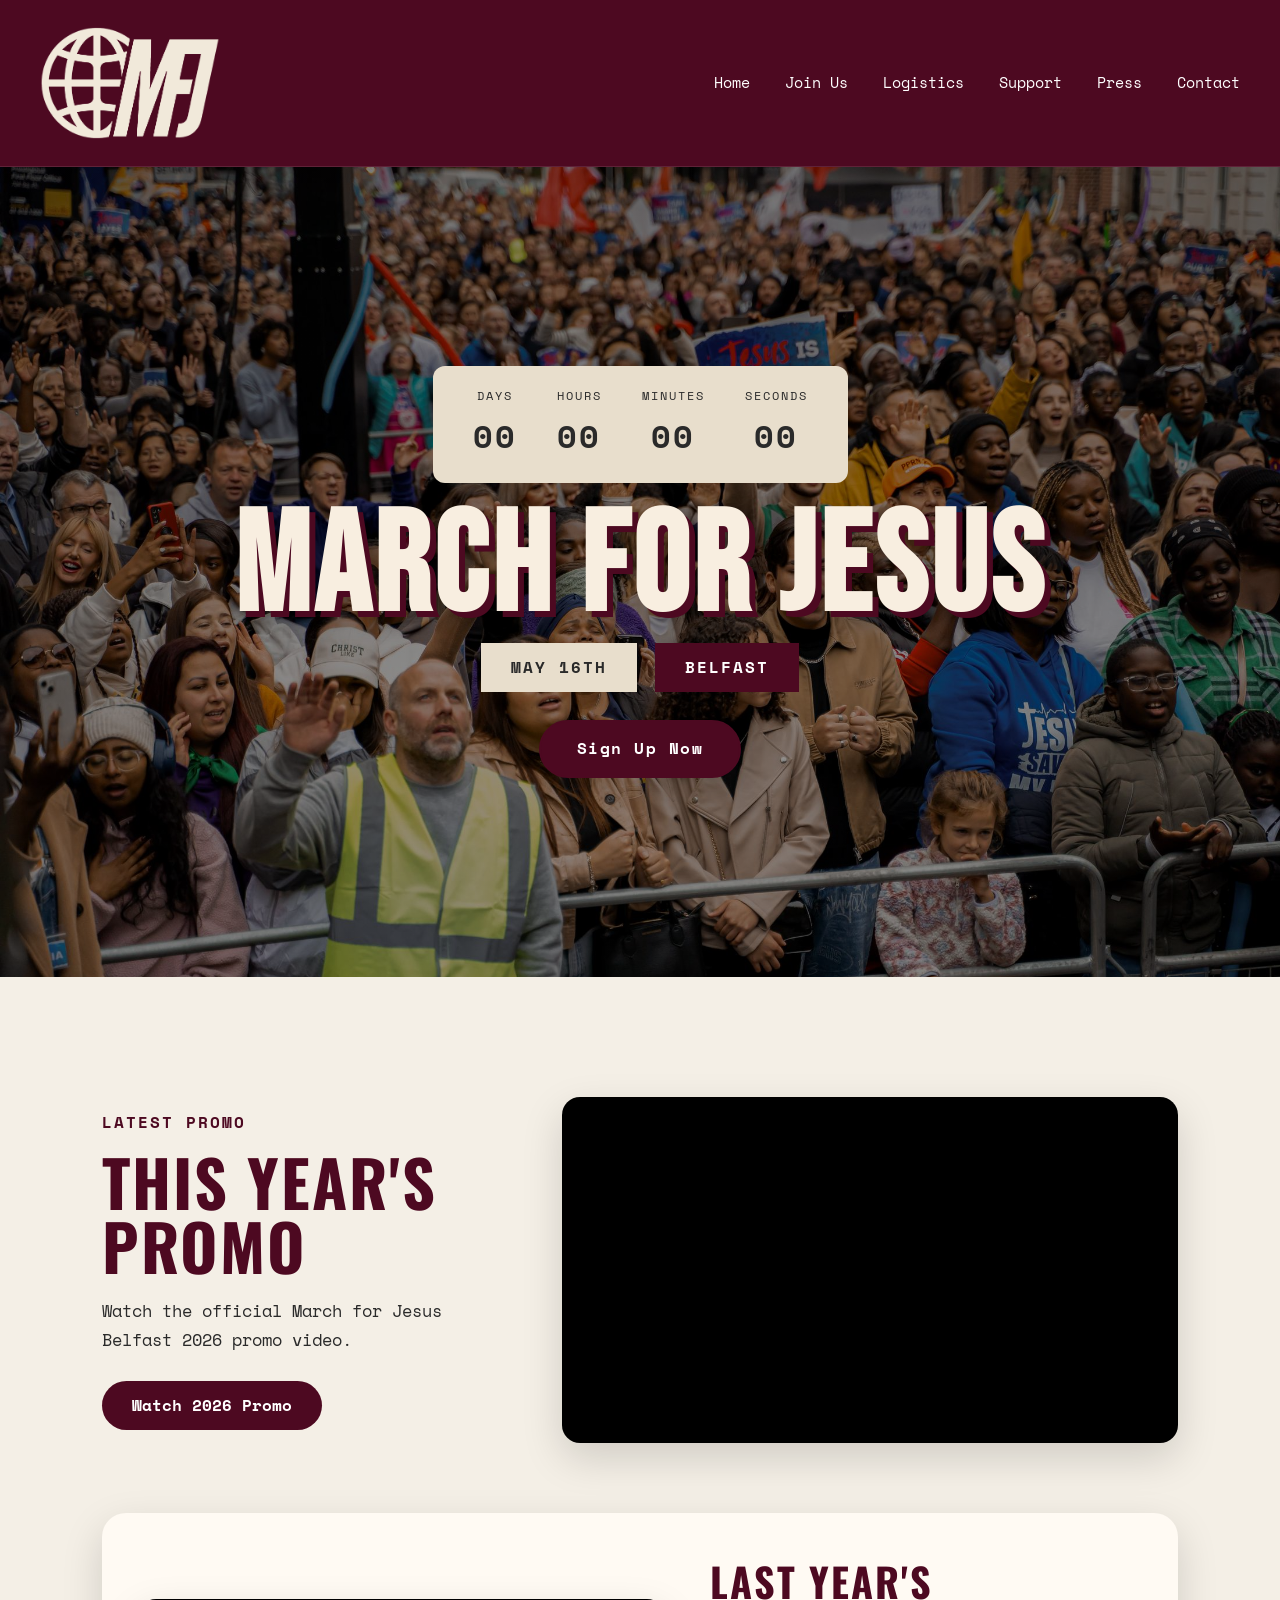
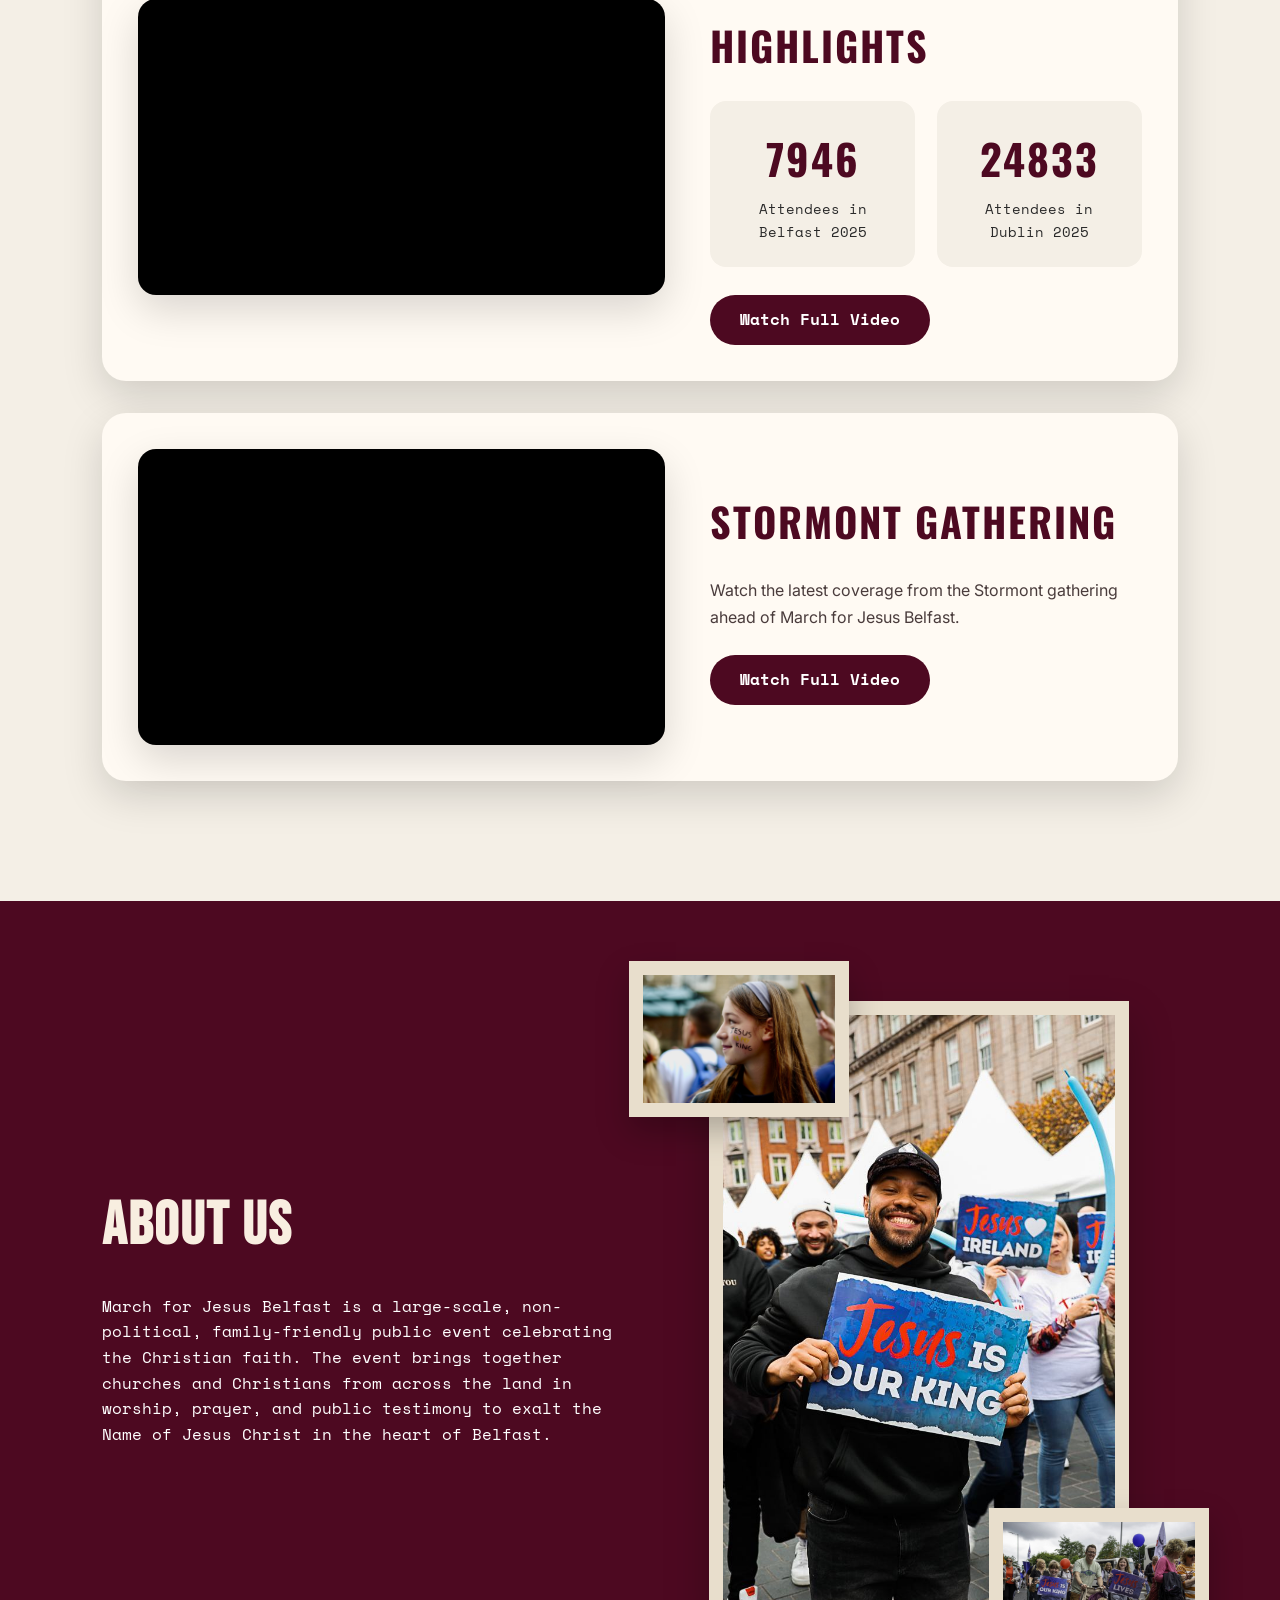
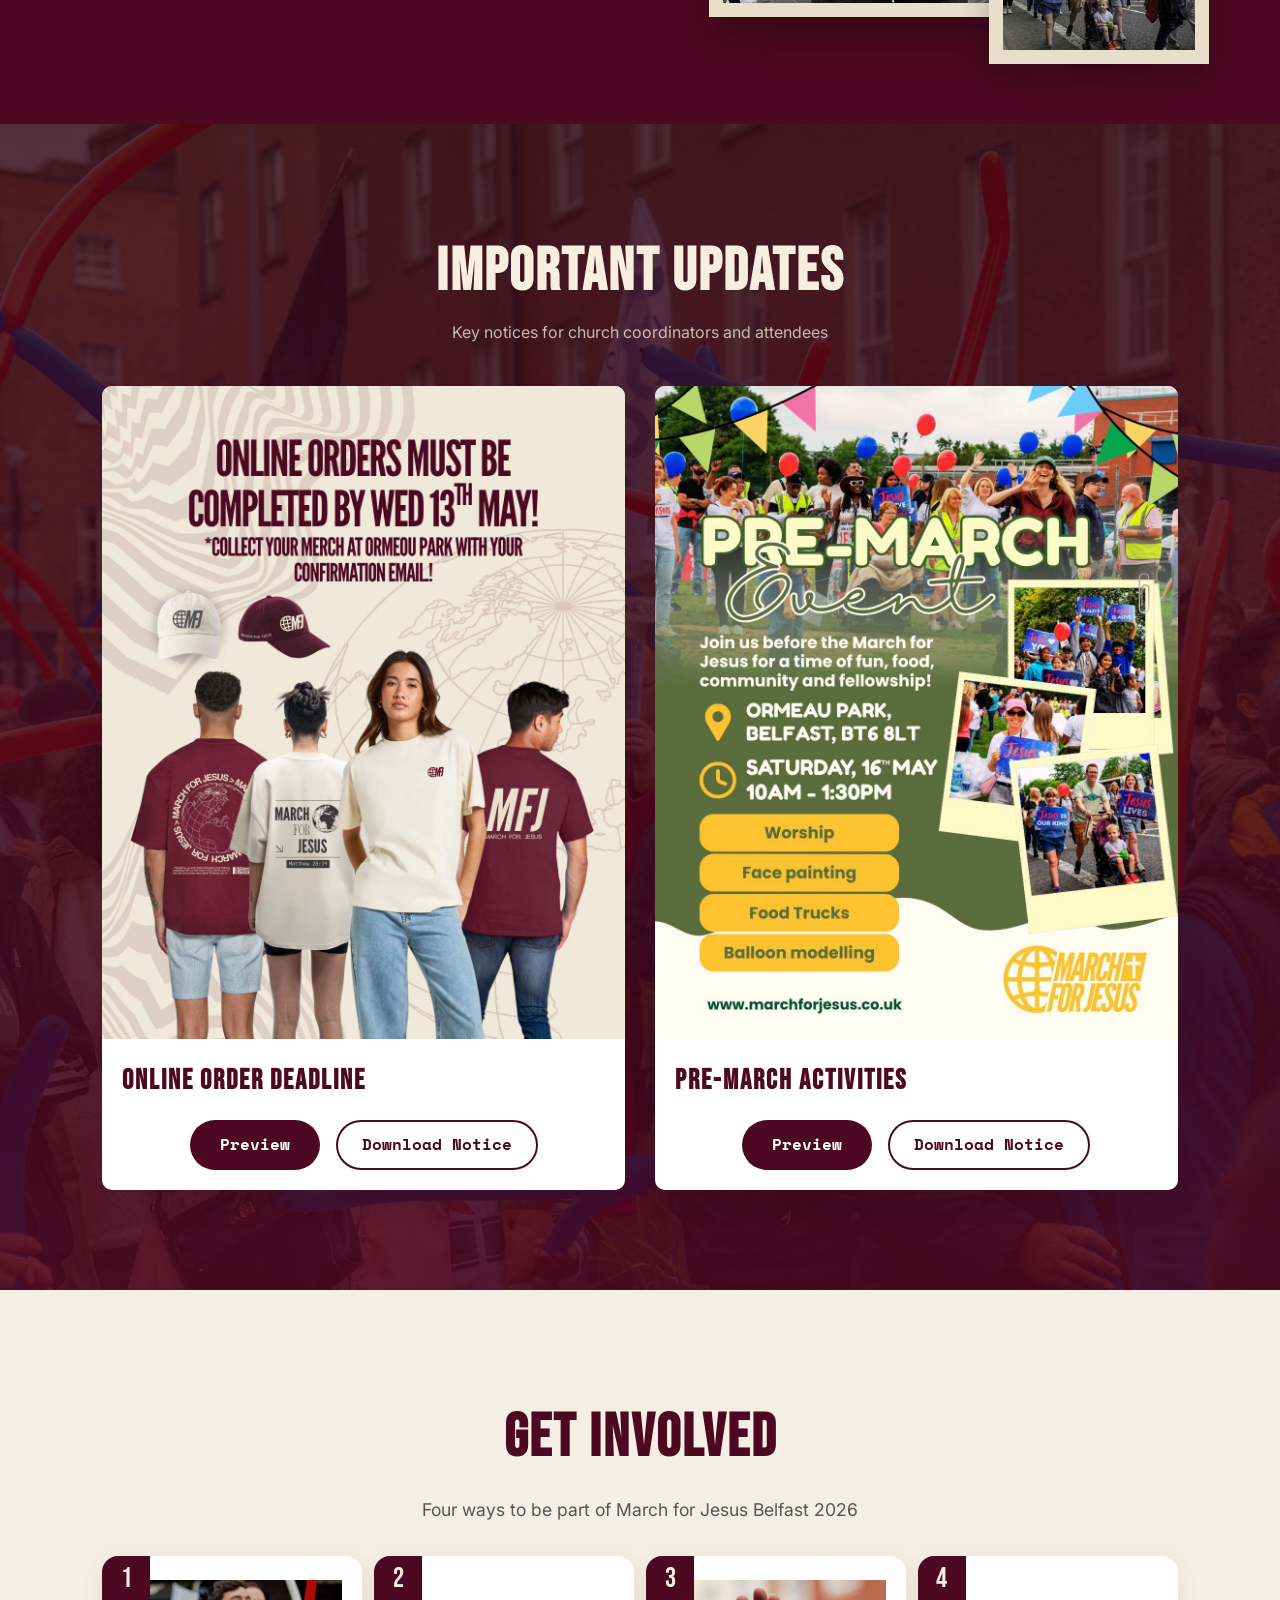
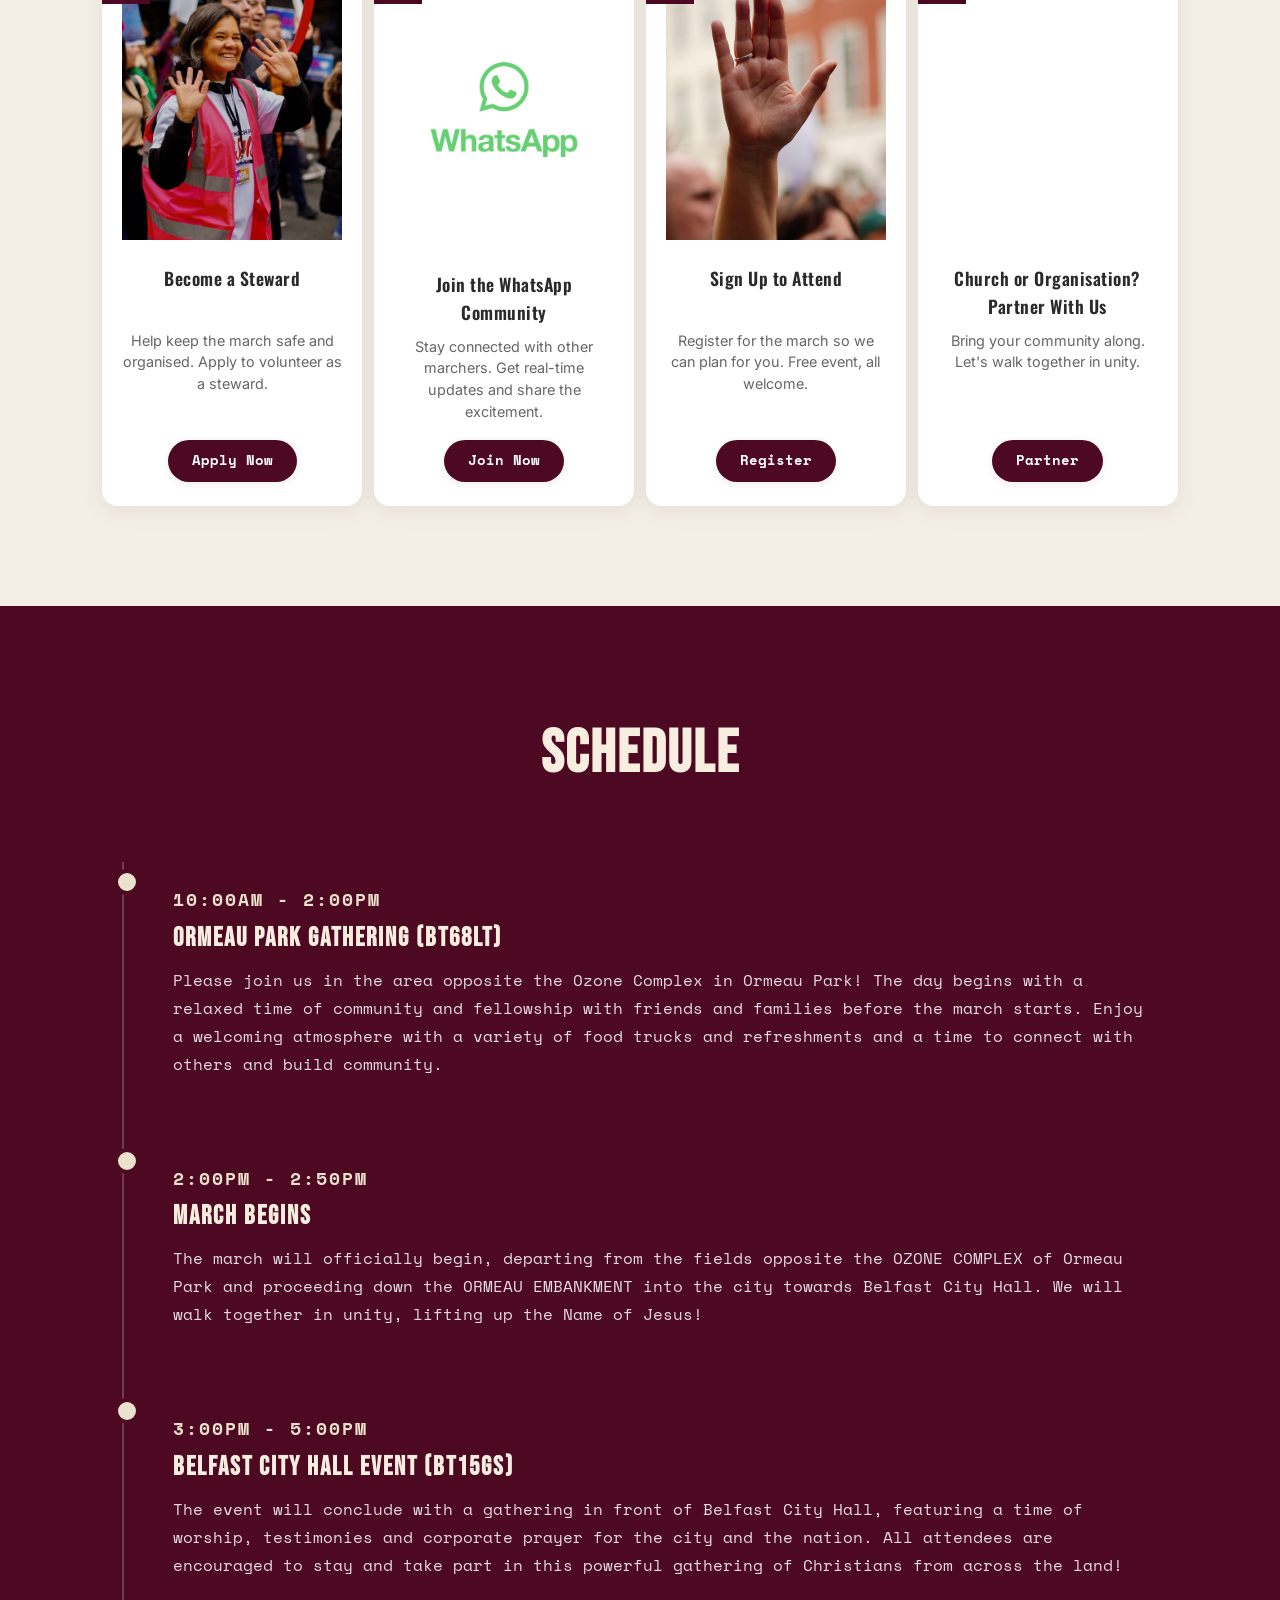
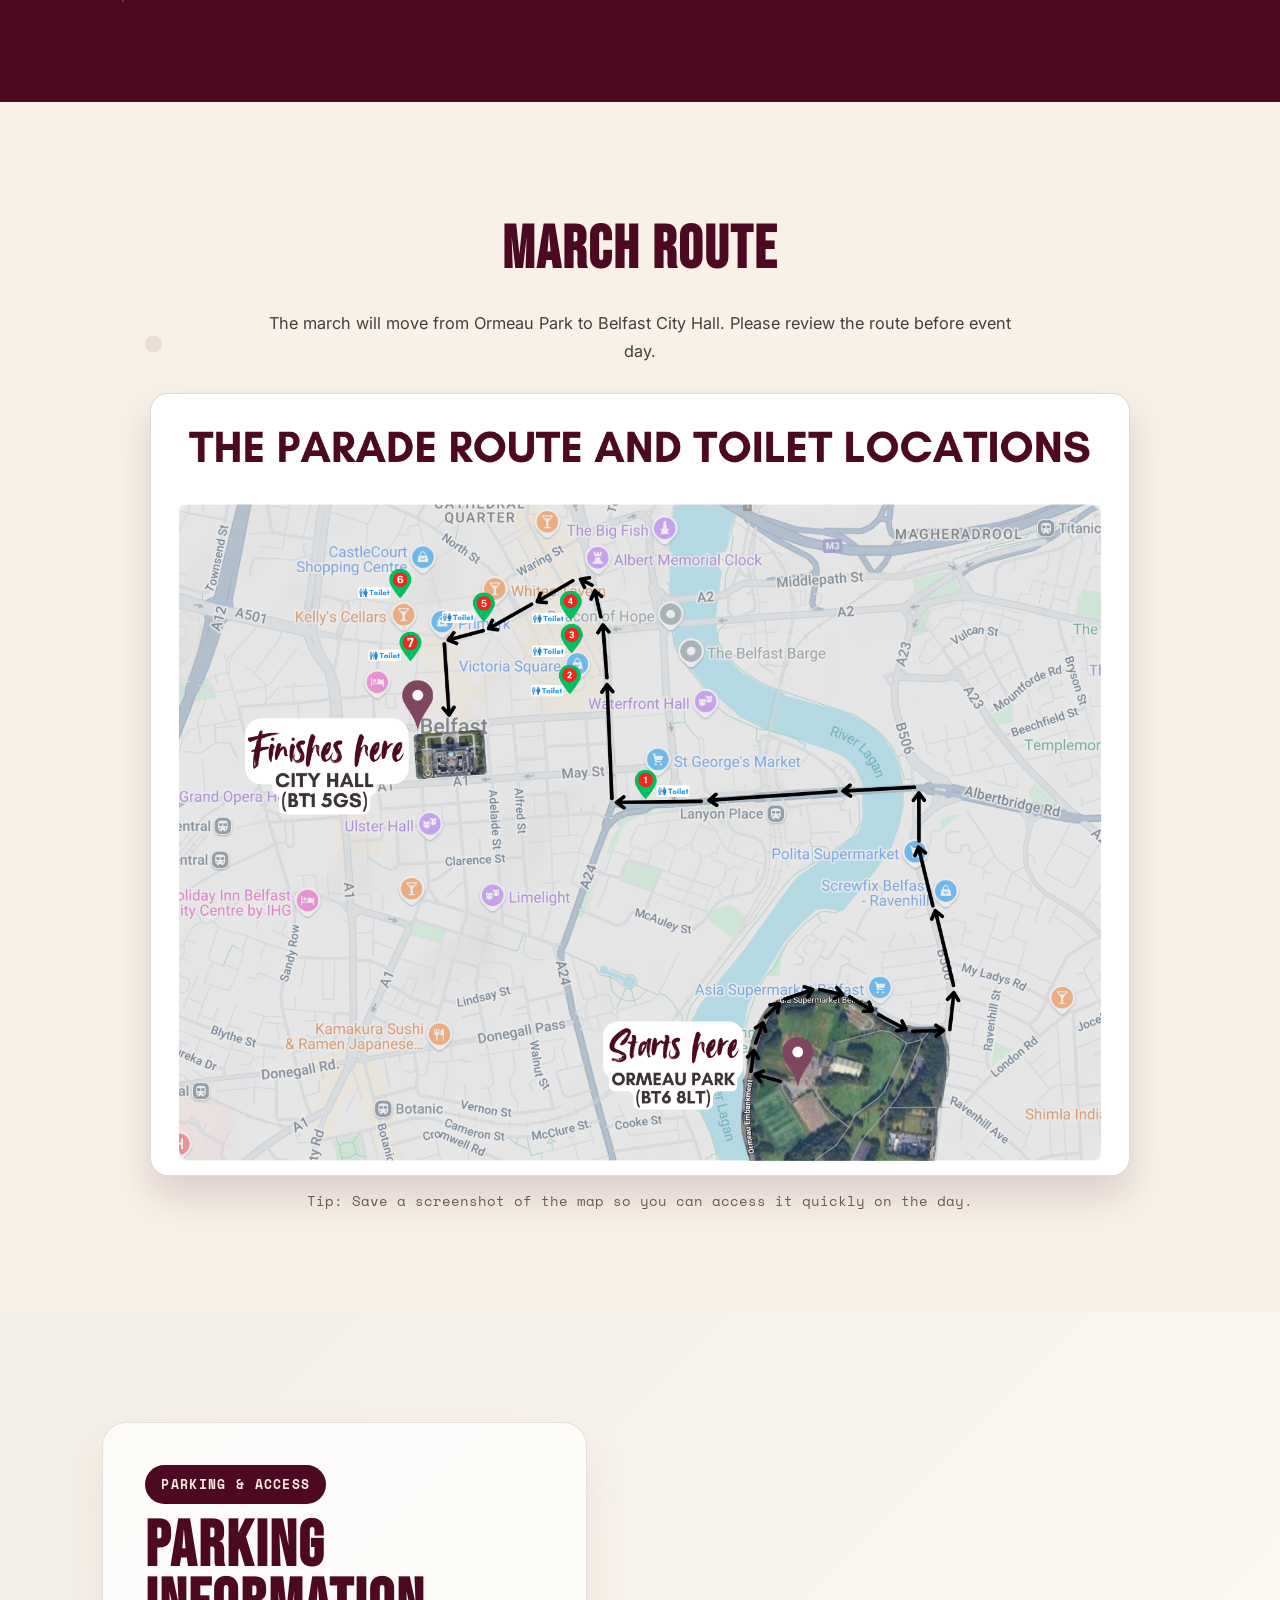
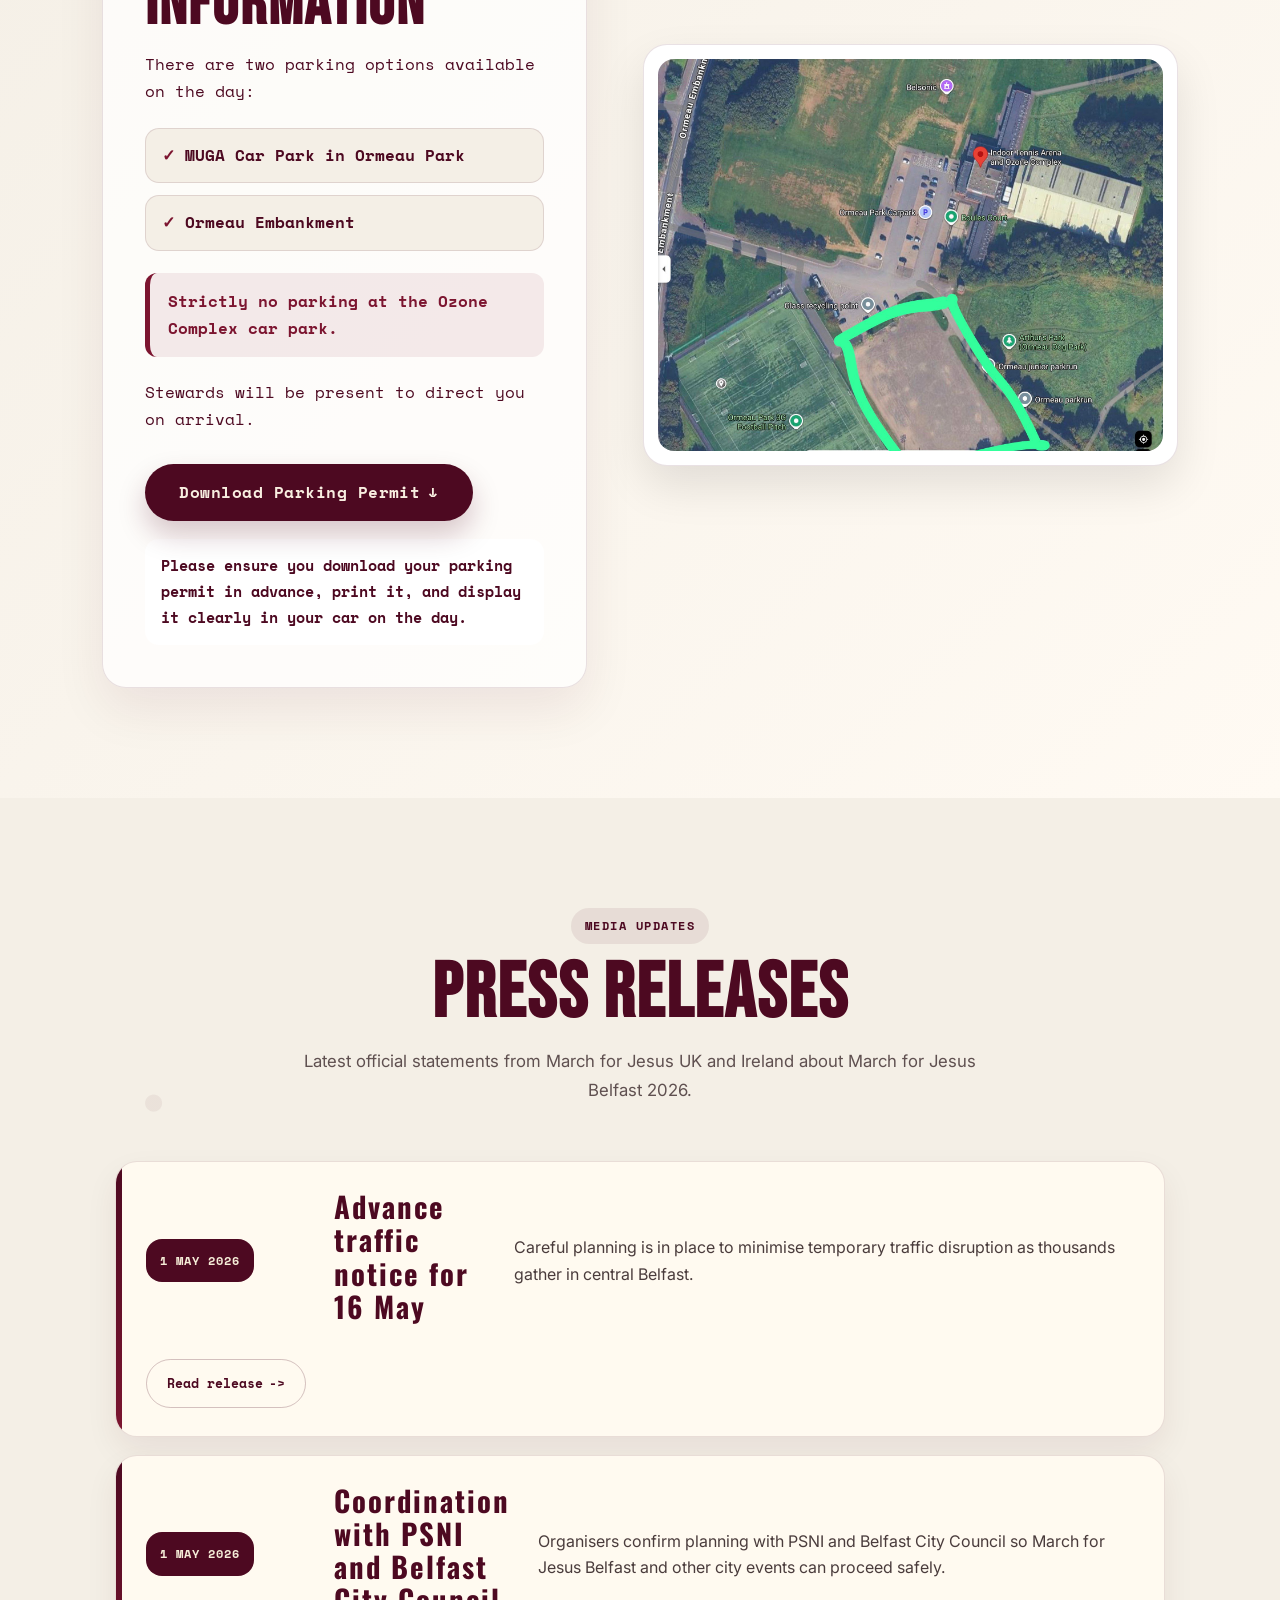
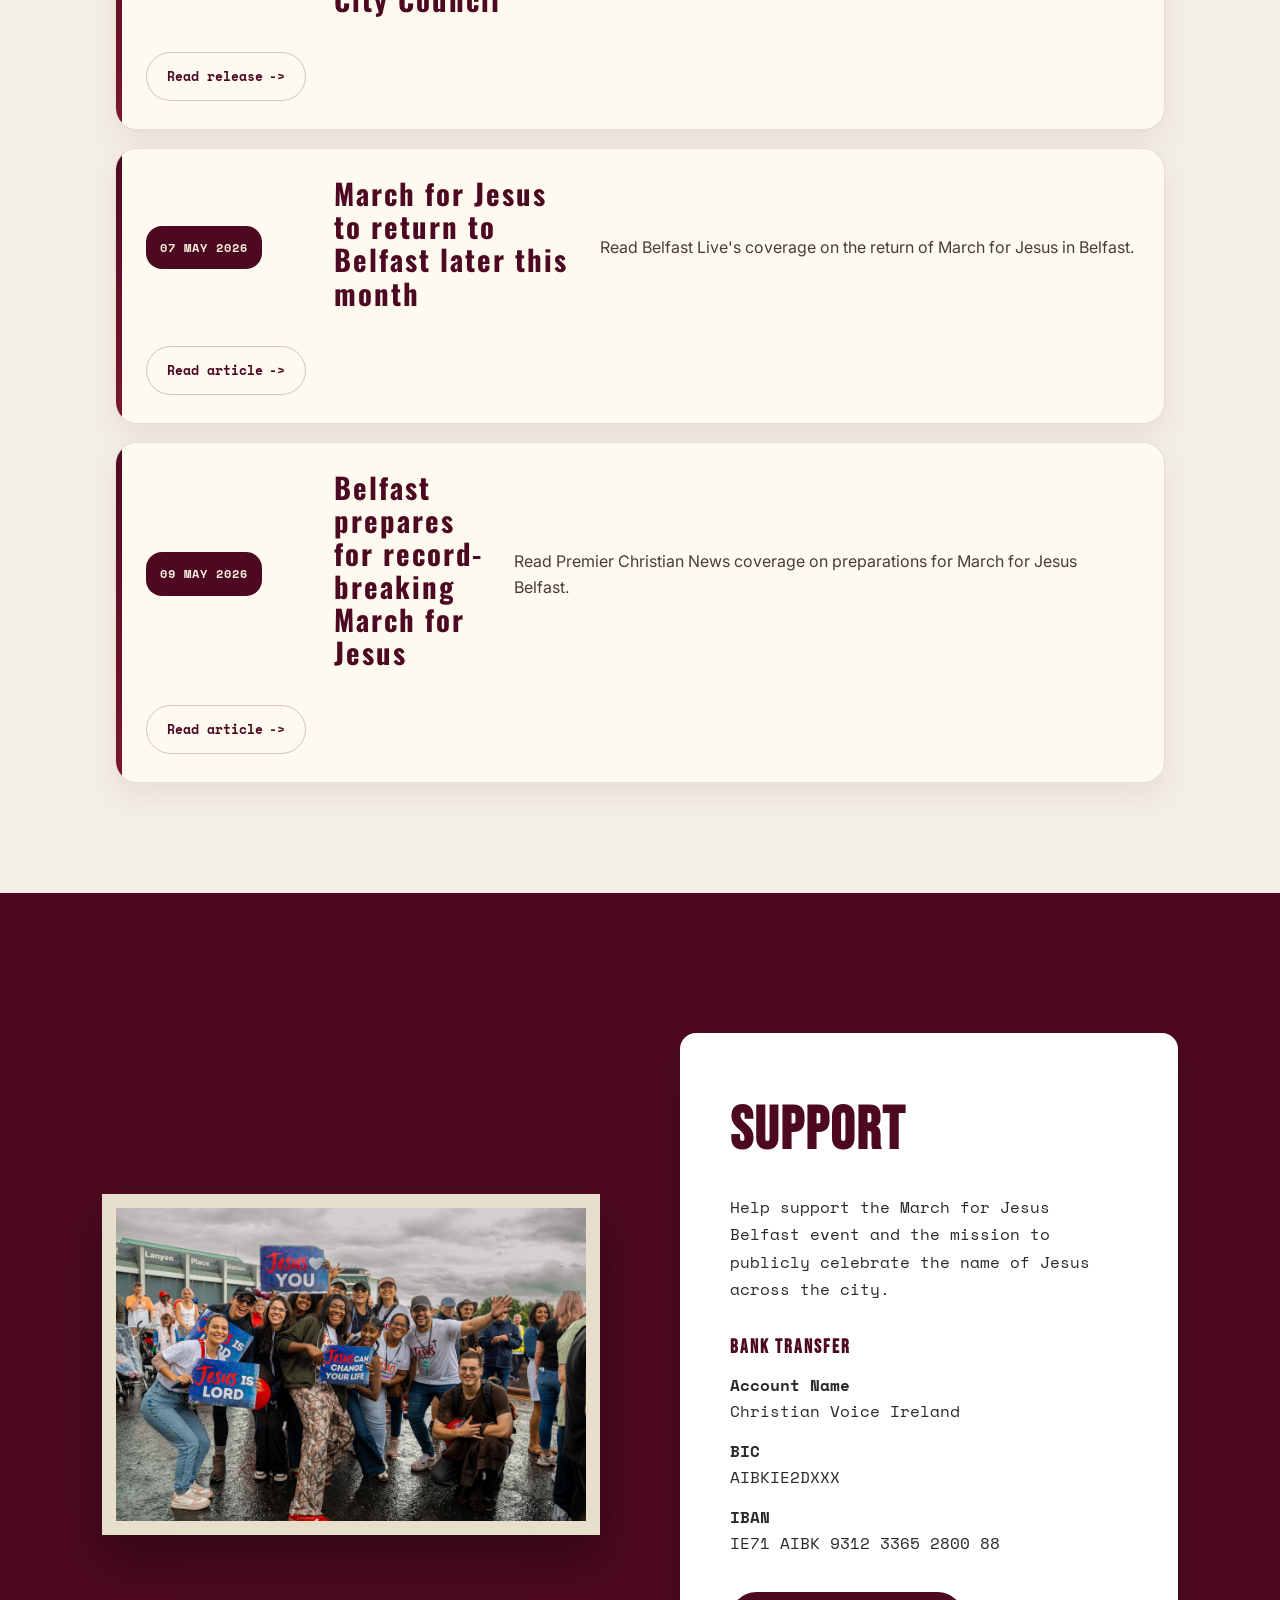
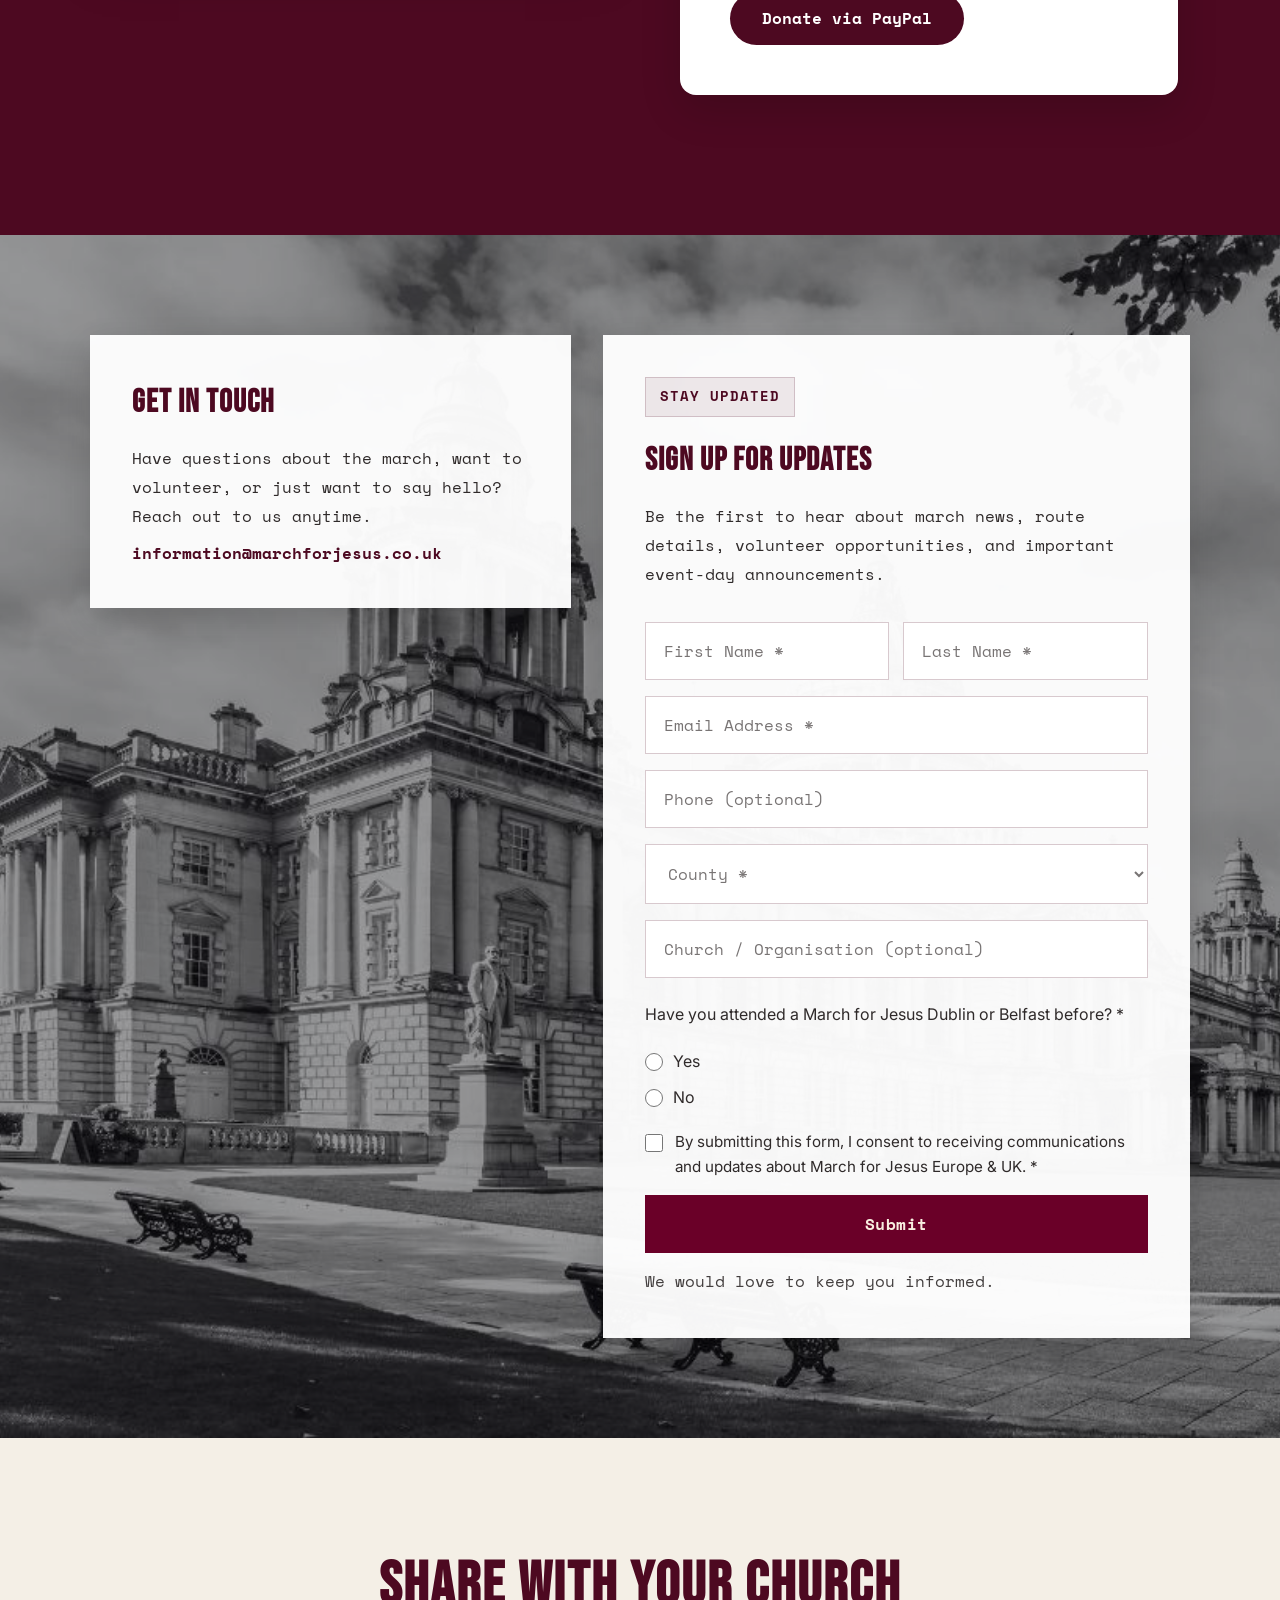
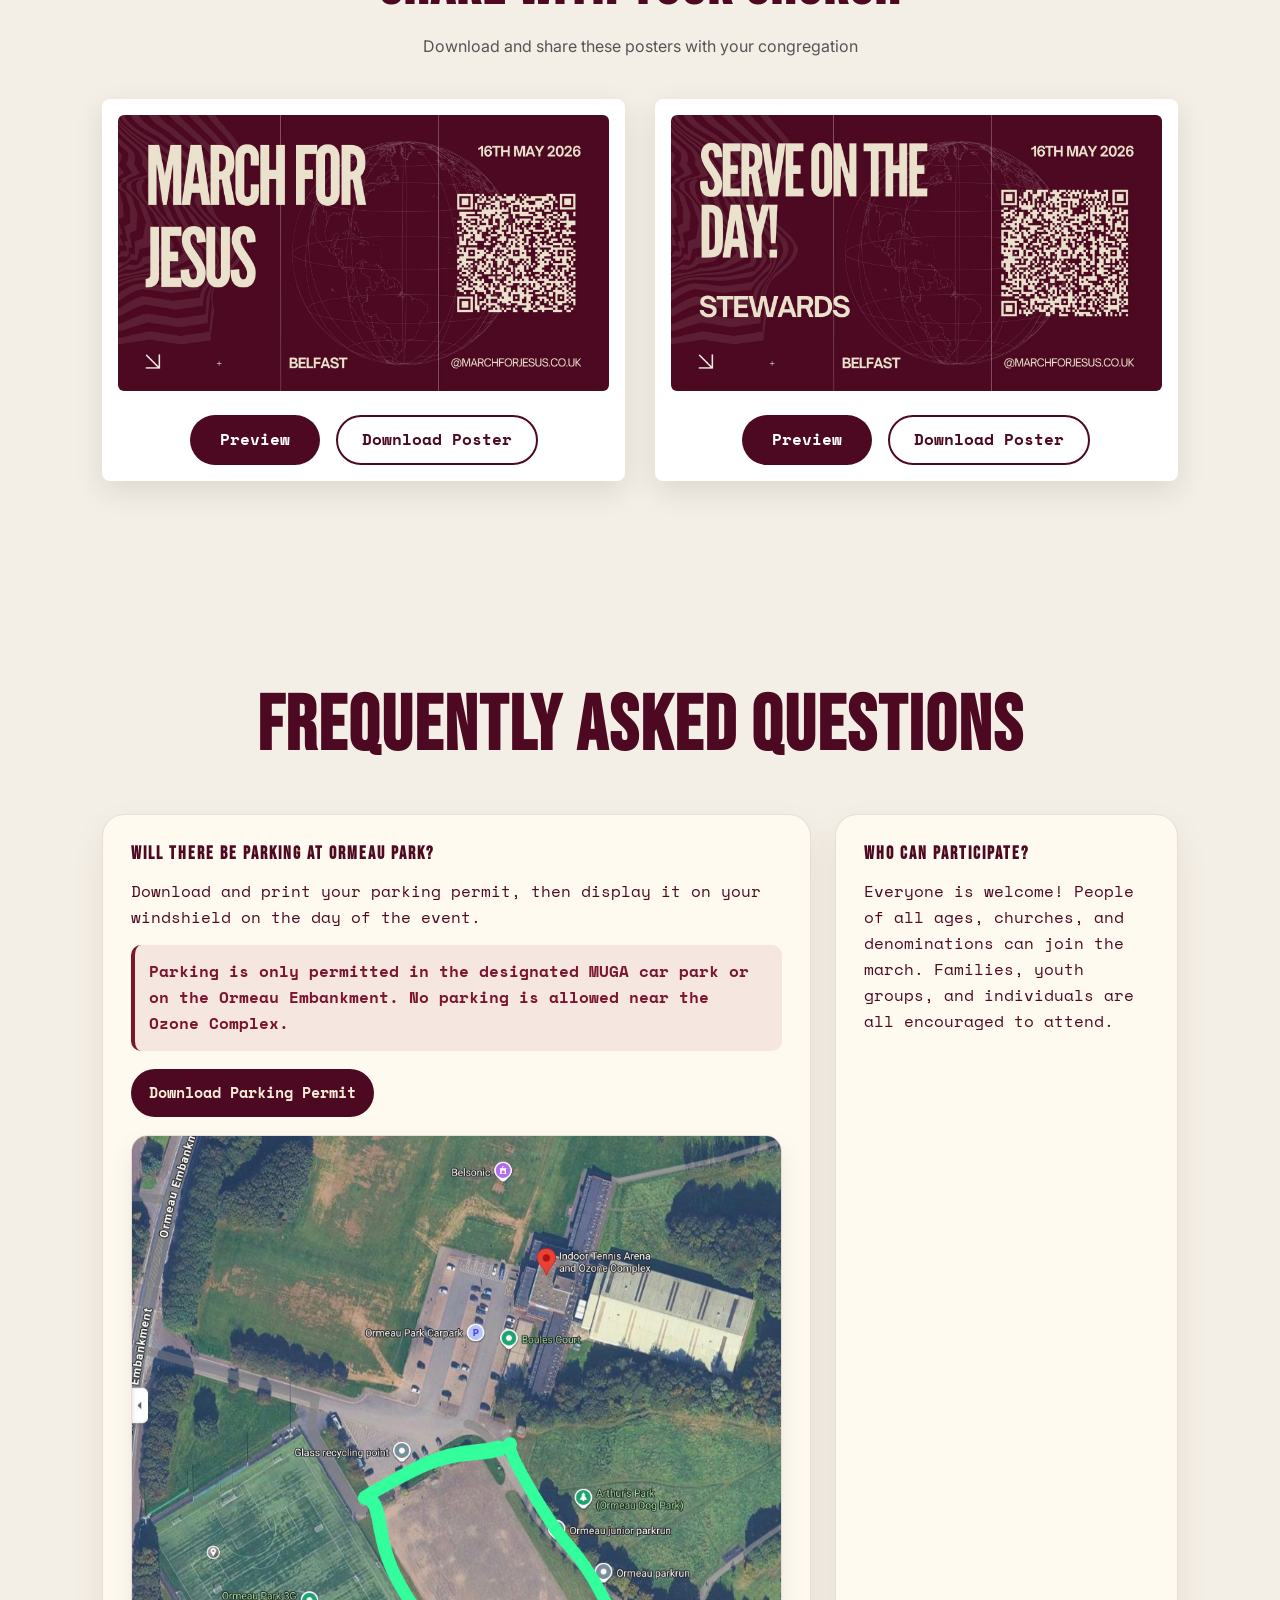
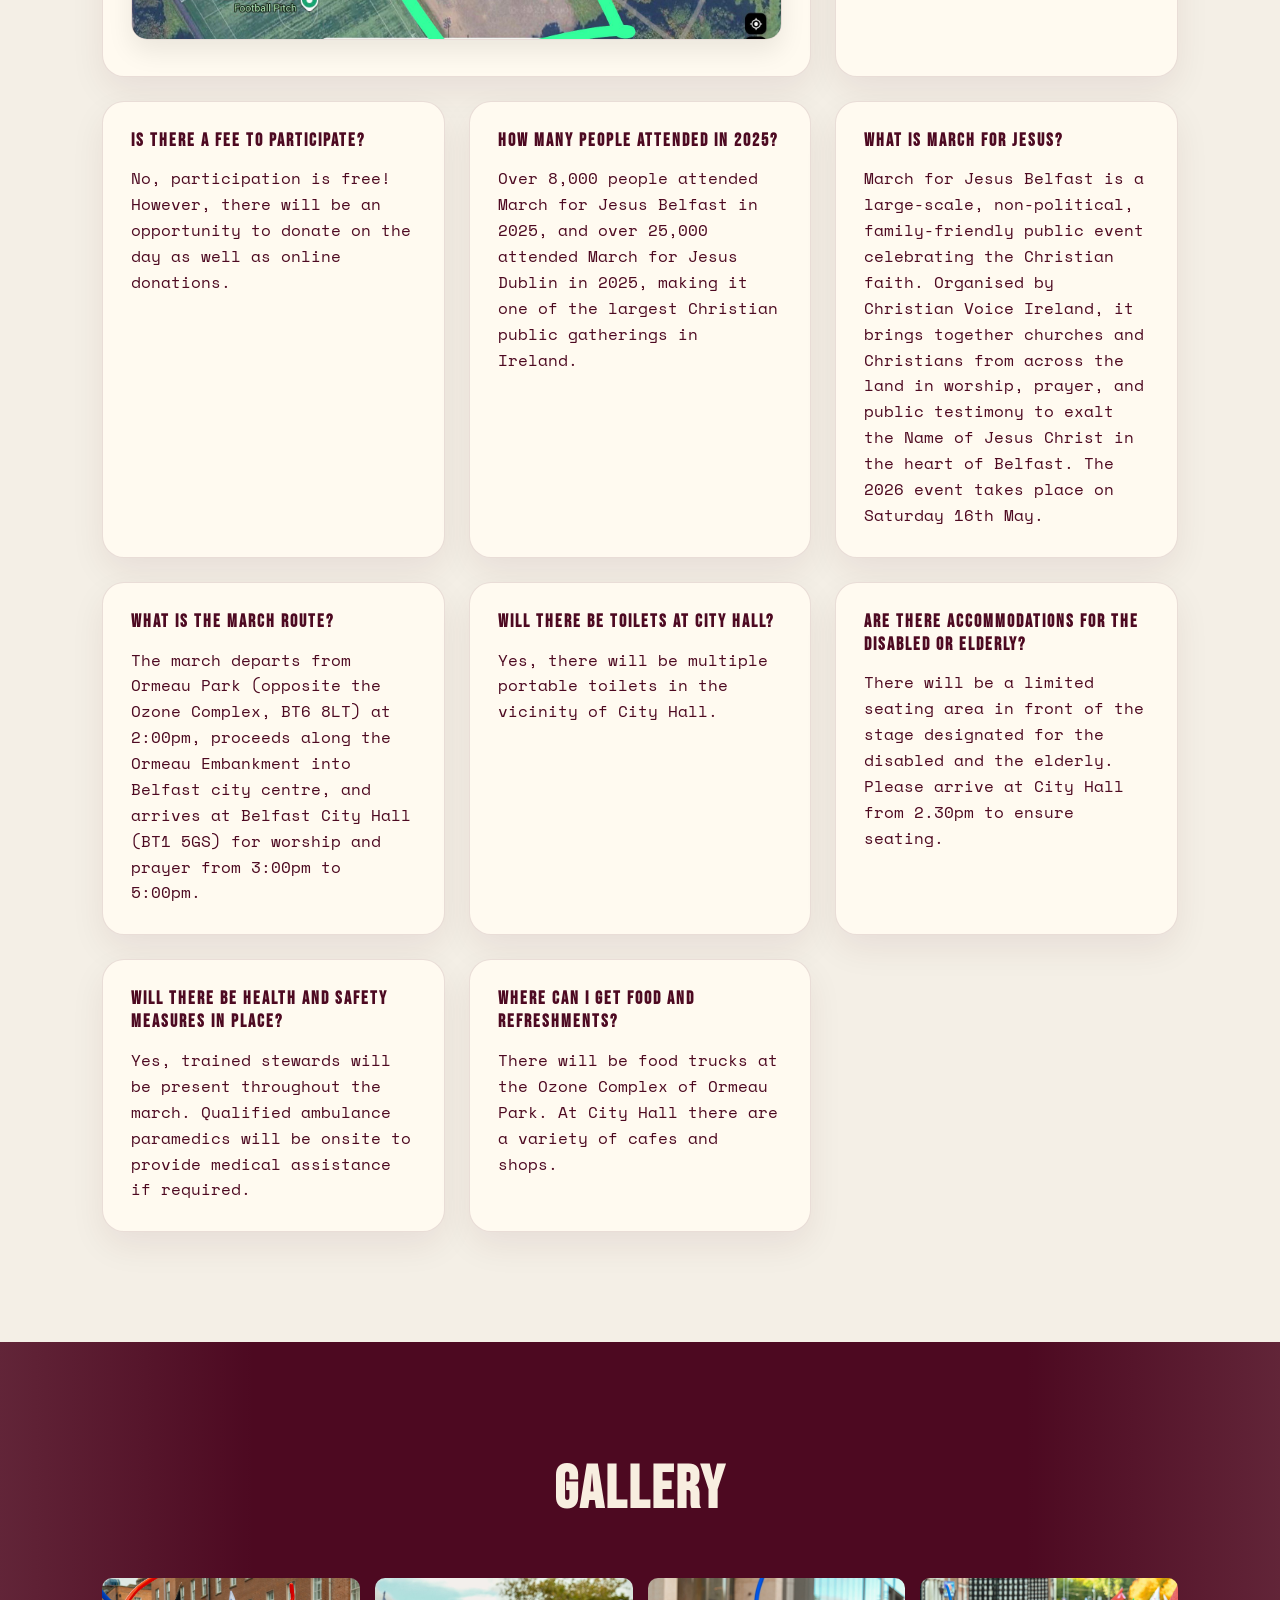
<file: index.html>
<!DOCTYPE html>
<html lang="en">
<head>

<!-- Google tag (gtag.js) -->
<script async src="https://www.googletagmanager.com/gtag/js?id=G-B08WPFHX9Q"></script>
<script>
  window.dataLayer = window.dataLayer || [];
  function gtag(){dataLayer.push(arguments);}
  gtag('js', new Date());
  gtag('config', 'G-B08WPFHX9Q');
</script>
<meta name="description" content="March for Jesus Belfast — Saturday 16th May 2026. A family-friendly, non-political march celebrating Jesus through the streets of Belfast.">
<meta name="keywords" content="March for Jesus, Belfast, Christian march, worship, prayer, May 2026">
<meta property="og:title" content="March for Jesus Belfast — 16th May 2026">
<meta property="og:description" content="A family-friendly, non-political march celebrating Jesus through the streets of Belfast. Join us on Saturday 16th May 2026.">
<meta property="og:image" content="https://marchforjesus.co.uk/images/mfj/home.jpg">
<meta property="og:url" content="https://marchforjesus.co.uk/">
<meta property="og:type" content="website">
<meta name="twitter:card" content="summary_large_image">
<meta name="twitter:title" content="March for Jesus Belfast — 16th May 2026">
<meta name="twitter:description" content="A family-friendly, non-political march celebrating Jesus through the streets of Belfast. Join us on Saturday 16th May 2026.">
<meta name="twitter:image" content="https://marchforjesus.co.uk/images/mfj/home.jpg">
<meta name="format-detection" content="telephone=no">

<meta charset="UTF-8">
<meta name="viewport" content="width=device-width, initial-scale=1.0">

<title>March for Jesus Belfast — 16 May 2026 | marchforjesus.co.uk</title>
<link rel="canonical" href="https://marchforjesus.co.uk/">

<link rel="stylesheet" href="styles.css?v=20260505-press">
<link rel="stylesheet" href="https://cdnjs.cloudflare.com/ajax/libs/font-awesome/6.7.2/css/all.min.css" integrity="sha512-Evv84Mr4kqVGRNSgIGL/F/aIDqQb7xQ2vcrdIwxfjThSH8CSR7PBEakCr51Ck+w+/U6swU2Im1vVX0SVk9ABhg==" crossorigin="anonymous" referrerpolicy="no-referrer">

<link href="https://fonts.googleapis.com/css2?family=Bebas+Neue&family=Inter:ital,wght@0,300;0,400;0,500;0,600&family=League+Gothic&family=Oswald:wght@400;600&family=Space+Mono&display=swap" rel="stylesheet">

<link rel="icon" type="image/jpeg" href="images/logo.jpeg">
<link rel="apple-touch-icon" href="images/logo.jpeg">

<!-- Structured Data: Organization -->
<script type="application/ld+json">
{
  "@context": "https://schema.org",
  "@type": "Organization",
  "name": "March for Jesus",
  "alternateName": "March for Jesus Belfast",
  "url": "https://marchforjesus.co.uk",
  "logo": "https://marchforjesus.co.uk/images/Stacked%20logo.png",
  "description": "March for Jesus Belfast is a large-scale, non-political, family-friendly public event celebrating the Christian faith, bringing together churches and Christians from across the land in worship, prayer, and public testimony.",
  "email": "information@marchforjesus.co.uk",
  "sameAs": [
    "https://www.facebook.com/share/1CZsf5bCWk/?mibextid=wwXIfr",
    "https://www.instagram.com/marchforjesusireland",
    "https://www.tiktok.com/@marchforjesusireland"
  ],
  "foundingLocation": {
    "@type": "Place",
    "name": "Belfast, Northern Ireland"
  }
}
</script>

<!-- Structured Data: Event -->
<script type="application/ld+json">
{
  "@context": "https://schema.org",
  "@type": "Event",
  "name": "March for Jesus Belfast 2026",
  "description": "A family-friendly, non-political march celebrating Jesus through the streets of Belfast. Join thousands of Christians from across the land for worship, prayer, and public testimony to exalt the Name of Jesus Christ.",
  "startDate": "2026-05-16T10:00:00+01:00",
  "endDate": "2026-05-16T17:00:00+01:00",
  "eventStatus": "https://schema.org/EventScheduled",
  "eventAttendanceMode": "https://schema.org/OfflineEventAttendanceMode",
  "location": [
    {
      "@type": "Place",
      "name": "Ormeau Park",
      "address": {
        "@type": "PostalAddress",
        "streetAddress": "Ormeau Park, opposite Ozone Complex",
        "addressLocality": "Belfast",
        "postalCode": "BT6 8LT",
        "addressCountry": "GB"
      }
    },
    {
      "@type": "Place",
      "name": "Belfast City Hall",
      "address": {
        "@type": "PostalAddress",
        "streetAddress": "Donegall Square",
        "addressLocality": "Belfast",
        "postalCode": "BT1 5GS",
        "addressCountry": "GB"
      }
    }
  ],
  "image": "https://marchforjesus.co.uk/images/mfj/home.jpg",
  "url": "https://marchforjesus.co.uk",
  "organizer": {
    "@type": "Organization",
    "name": "Christian Voice Ireland",
    "url": "https://marchforjesus.co.uk"
  },
  "performer": {
    "@type": "Organization",
    "name": "March for Jesus Belfast"
  },
  "offers": {
    "@type": "Offer",
    "price": "0",
    "priceCurrency": "GBP",
    "availability": "https://schema.org/InStock",
    "url": "https://www.eventbrite.ie/e/march-for-jesus-belfast-2026-tickets-1984903487764",
    "validFrom": "2026-01-01"
  },
  "isAccessibleForFree": true,
  "maximumPhysicalAttendeeCapacity": 10000,
  "previousStartDate": "2025-05-17",
  "subEvent": [
    {
      "@type": "Event",
      "name": "Ormeau Park Gathering",
      "startDate": "2026-05-16T10:00:00+01:00",
      "endDate": "2026-05-16T14:00:00+01:00",
      "description": "Community fellowship with food trucks and refreshments before the march begins."
    },
    {
      "@type": "Event",
      "name": "March Through Belfast",
      "startDate": "2026-05-16T14:00:00+01:00",
      "endDate": "2026-05-16T14:50:00+01:00",
      "description": "The march departs from Ormeau Park along the Ormeau Embankment into the city towards Belfast City Hall."
    },
    {
      "@type": "Event",
      "name": "Belfast City Hall Worship & Prayer",
      "startDate": "2026-05-16T15:00:00+01:00",
      "endDate": "2026-05-16T17:00:00+01:00",
      "description": "Worship, testimonies, and corporate prayer for the city and nation at Belfast City Hall."
    }
  ]
}
</script>

<!-- Structured Data: FAQPage -->
<script type="application/ld+json">
{
  "@context": "https://schema.org",
  "@type": "FAQPage",
  "mainEntity": [
    {
      "@type": "Question",
      "name": "Who can participate in March for Jesus Belfast?",
      "acceptedAnswer": {
        "@type": "Answer",
        "text": "Everyone is welcome! People of all ages, churches, and denominations can join the march. Families, youth groups, and individuals are all encouraged to attend."
      }
    },
    {
      "@type": "Question",
      "name": "Is there a fee to participate?",
      "acceptedAnswer": {
        "@type": "Answer",
        "text": "No, participation is completely free. However, there will be an opportunity to donate on the day as well as online donations."
      }
    },
    {
      "@type": "Question",
      "name": "Will there be toilets at Belfast City Hall?",
      "acceptedAnswer": {
        "@type": "Answer",
        "text": "Yes, there will be multiple portable toilets in the vicinity of City Hall."
      }
    },
    {
      "@type": "Question",
      "name": "Are there accommodations for the disabled or elderly?",
      "acceptedAnswer": {
        "@type": "Answer",
        "text": "There will be a limited seating area in front of the stage designated for the disabled and the elderly. Please arrive at City Hall from 2.30pm to ensure seating."
      }
    },
    {
      "@type": "Question",
      "name": "Will there be health and safety measures in place?",
      "acceptedAnswer": {
        "@type": "Answer",
        "text": "Yes, trained stewards will be present throughout the march. Qualified ambulance paramedics will be onsite to provide medical assistance if required."
      }
    },
    {
      "@type": "Question",
      "name": "Where can I get food and refreshments?",
      "acceptedAnswer": {
        "@type": "Answer",
        "text": "There will be food trucks at the Ozone Complex of Ormeau Park. At City Hall there are a variety of cafes and shops."
      }
    },
    {
      "@type": "Question",
      "name": "Will there be parking at Ormeau Park?",
      "acceptedAnswer": {
        "@type": "Answer",
        "text": "Yes. Download and print your parking permit, then display it on your windshield on the day of the event. Parking is only permitted in the designated MUGA car park. No parking is allowed near the Ozone Complex or on the Ormeau Embankment. The permit is available at marchforjesus.co.uk."
      }
    },
    {
      "@type": "Question",
      "name": "How many people attended March for Jesus in 2025?",
      "acceptedAnswer": {
        "@type": "Answer",
        "text": "Over 8,000 people attended March for Jesus Belfast in 2025, and over 25,000 attended March for Jesus Dublin in 2025."
      }
    },
    {
      "@type": "Question",
      "name": "What is the march route?",
      "acceptedAnswer": {
        "@type": "Answer",
        "text": "The march departs from Ormeau Park (opposite the Ozone Complex, BT6 8LT) at 2:00pm, proceeds along the Ormeau Embankment into the city centre, and arrives at Belfast City Hall (BT1 5GS) for worship and prayer from 3:00pm to 5:00pm."
      }
    },
    {
      "@type": "Question",
      "name": "What is March for Jesus?",
      "acceptedAnswer": {
        "@type": "Answer",
        "text": "March for Jesus Belfast is a large-scale, non-political, family-friendly public event celebrating the Christian faith. The event brings together churches and Christians from across the land in worship, prayer, and public testimony to exalt the Name of Jesus Christ in the heart of Belfast. It is organised by Christian Voice Ireland."
      }
    }
  ]
}
</script>

<!-- Structured Data: WebSite -->
<script type="application/ld+json">
{
  "@context": "https://schema.org",
  "@type": "WebSite",
  "name": "March for Jesus Belfast",
  "url": "https://marchforjesus.co.uk",
  "description": "Official website for March for Jesus Belfast — a family-friendly, non-political Christian march through the streets of Belfast."
}
</script>

</head>

<body id="top">

<!-- NAV -->

<header class="nav">

<div class="nav-inner">

	<a href="index.html" class="logo"><img src="images/Stacked logo.png" alt="March for Jesus logo"></a>

<button class="menu-toggle" aria-label="Toggle navigation" aria-expanded="false" aria-controls="main-menu">
<span></span>
<span></span>
<span></span>
</button>

<nav class="menu" id="main-menu">

<ul>

<li class="dropdown has-submenu">
<a href="#">Home</a>
<ul class="dropdown-menu">
<li><a href="#about">About & Video Promo</a></li>
<li><a href="#gallery">Gallery</a></li>
<li><a href="#faq">FAQ</a></li>
</ul>
</li>

<li class="dropdown has-submenu">
<a href="#signup">Join Us</a>
<ul class="dropdown-menu">
<li><a href="#signup">Sign Up</a></li>
<li><a href="https://chat.whatsapp.com/G6m8cG5FMAm8tozPNGQFvW">WhatsApp Community</a></li>
</ul>
</li>

<li class="dropdown has-submenu">
<a href="#">Logistics</a>
<ul class="dropdown-menu">
<li><a href="#schedule">Schedule</a></li>
<li><a href="#route">Route</a></li>
<li><a href="#parking-info">Parking &amp; Access</a></li>
<li><a href="#posters">Posters</a></li>


</ul>
</li>

<li>
<a href="#support">Support</a>
</li>

<li>
<a href="#press-releases">Press</a>
</li>

<li class="dropdown has-submenu">
<a href="#contact">Contact</a>
<ul class="dropdown-menu">
<li><a href="#faq">FAQs</a></li>

</ul>
</li>

</ul>

</nav>

</div>

</header>

<!-- HERO -->

<section class="hero">

<div class="hero-overlay"></div>

<div class="hero-content">

<div class="countdown">

<div class="countdown-grid">

<div class="countdown-item">
<div class="label">DAYS</div>
<div id="days" class="number">00</div>
</div>

<div class="countdown-item">
<div class="label">HOURS</div>
<div id="hours" class="number">00</div>
</div>

<div class="countdown-item">
<div class="label">MINUTES</div>
<div id="minutes" class="number">00</div>
</div>

<div class="countdown-item">
<div class="label">SECONDS</div>
<div id="seconds" class="number">00</div>
</div>

</div>

</div>

<h1>MARCH FOR JESUS</h1>

<div class="hero-date">MAY 16TH</div>

<div class="hero-location">BELFAST</div>

<a href="#signup" class="hero-cta">Sign Up Now</a>

</div>

</section>

<!-- WATCH -->

<section class="watch">
  <div class="watch-container">

    <div class="watch-feature">
      <div class="watch-text">
        <span class="watch-label">Latest Promo</span>
        <h2>This Year's Promo</h2>
        <p>Watch the official March for Jesus Belfast 2026 promo video.</p>

        <a href="https://youtu.be/o1hS82S8JVA" target="_blank" class="btn">
          Watch 2026 Promo
        </a>
      </div>

      <div class="video-wrapper">
        <iframe src="https://www.youtube-nocookie.com/embed/o1hS82S8JVA"
          title="March for Jesus Belfast 2026 promo"
          loading="eager"
          allow="accelerometer; autoplay; clipboard-write; encrypted-media; gyroscope; picture-in-picture; web-share"
          referrerpolicy="strict-origin-when-cross-origin"
          allowfullscreen></iframe>
      </div>
    </div>

    <div class="watch-lower">
      <div class="video-wrapper">
        <iframe src="https://www.youtube-nocookie.com/embed/uUKdgvMIN2U"
          title="March for Jesus Belfast 2025"
          loading="eager"
          allow="accelerometer; autoplay; clipboard-write; encrypted-media; gyroscope; picture-in-picture; web-share"
          referrerpolicy="strict-origin-when-cross-origin"
          allowfullscreen></iframe>
      </div>

      <div class="watch-info">
        <h3>Last Year's Highlights</h3>

        <div class="watch-stats">
          <div class="stat">
            <h3 class="counter" data-target="8000">0</h3>
            <p>Attendees in Belfast 2025</p>
          </div>

          <div class="stat">
            <h3 class="counter" data-target="25000">0</h3>
            <p>Attendees in Dublin 2025</p>
          </div>
        </div>

        <a href="https://www.youtube.com/watch?v=uUKdgvMIN2U" target="_blank" class="btn">
          Watch Full Video
        </a>
      </div>
    </div>

    <div class="watch-lower watch-coverage">
      <div class="video-wrapper">
        <iframe src="https://www.youtube-nocookie.com/embed/LGtEJL4WqAo"
          title="March for Jesus Belfast Stormont meeting update"
          loading="lazy"
          allow="accelerometer; autoplay; clipboard-write; encrypted-media; gyroscope; picture-in-picture; web-share"
          referrerpolicy="strict-origin-when-cross-origin"
          allowfullscreen></iframe>
      </div>

      <div class="watch-info">
        <h3>Stormont Gathering</h3>
        <p>Watch the latest coverage from the Stormont gathering ahead of March for Jesus Belfast.</p>

        <a href="https://www.youtube.com/watch?v=LGtEJL4WqAo" target="_blank" class="btn">
          Watch Full Video
        </a>
      </div>
    </div>
  </div>

</section>

<!-- ABOUT -->

<section id="about" class="about animate">

<div class="about-text">

<h2>ABOUT US</h2>

<p>
March for Jesus Belfast is a large-scale,
non-political, family-friendly public event
celebrating the Christian faith. The event
brings together churches and Christians
from across the land in worship, prayer, and
public testimony to exalt the Name of Jesus
Christ in the heart of Belfast.
</p>

</div>

<div class="about-images">

<div class="about-main">
<img src="images/mfj/about1.jpg" alt="March for Jesus">

<img src="images/mfj/about2.jpg" class="about-overlay top-left" alt="March for Jesus Belfast — worship and fellowship">
<img src="images/mfj/about3.jpg" class="about-overlay bottom-right" alt="March for Jesus Belfast — community gathering">

</div>

</div>

</section>

<!-- IMPORTANT UPDATES -->

<section id="events" class="updates-section animate">

<h2>IMPORTANT UPDATES</h2>
<p class="updates-subtitle">Key notices for church coordinators and attendees</p>

<div class="updates-grid">

  <div class="update-card">
    <img src="images/onlineorders.jpeg" alt="Online order deadline information">
    <div class="update-content">
      <h3>ONLINE ORDER DEADLINE</h3>
      <div class="poster-actions">
        <a href="images/onlineorders.jpeg" target="_blank" class="btn">Preview</a>
        <a href="images/onlineorders.jpeg" download class="btn-outline">Download Notice</a>
      </div>
    </div>
  </div>

  <div class="update-card">
    <img src="images/premarchevent.jpeg" alt="Post-event activities information">
    <div class="update-content">
      <h3>PRE-MARCH ACTIVITIES</h3>
      <div class="poster-actions">
        <a href="images/premarchevent.jpeg" target="_blank" class="btn">Preview</a>
        <a href="images/premarchevent.jpeg" download class="btn-outline">Download Notice</a>
      </div>
    </div>
  </div>

</div>

</section>

<!-- SIGN UP -->

<section id="signup" class="signup light-section animate">

<h2>GET INVOLVED</h2>
<p class="signup-subtitle">Four ways to be part of March for Jesus Belfast 2026</p>

<div class="signup-steps">

<a href="https://forms.office.com/pages/responsepage.aspx?id=f6y-zCtfL06W-3G7pTXM80XNXBBElOJOidB1jDxM-LVUOEpZSjRPREhKUUtBRDE1SklaT0k2RTdXQi4u&route=shorturl" target="_blank" class="signup-step">
<div class="step-number">1</div>
<div class="step-content">
<img src="images/mfj/signup1.jpg" alt="Become a Steward">
<h3>Become a Steward</h3>
<p>Help keep the march safe and organised. Apply to volunteer as a steward.</p>
<span class="signup-btn">Apply Now</span>
</div>
</a>

<a href="https://chat.whatsapp.com/G6m8cG5FMAm8tozPNGQFvW" target="_blank" class="signup-step">
<div class="step-number">2</div>
<div class="step-content">
<img src="images/mfj/whatsapp2.png" alt="WhatsApp" class="step-icon">
<h3>Join the WhatsApp Community</h3>
<p>Stay connected with other marchers. Get real-time updates and share the excitement.</p>
<span class="signup-btn">Join Now</span>
</div>
</a>

<a href="https://www.eventbrite.ie/e/march-for-jesus-belfast-2026-tickets-1984903487764?aff=oddtdtcreator" target="_blank" class="signup-step">
<div class="step-number">3</div>
<div class="step-content">
<img src="images/mfj/signup2..jpg" alt="Sign up to attend March for Jesus Belfast">
<h3>Sign Up to Attend</h3>
<p>Register for the march so we can plan for you. Free event, all welcome.</p>
<span class="signup-btn">Register</span>
</div>
</a>

<a href="https://forms.office.com/Pages/ResponsePage.aspx?id=f6y-zCtfL06W-3G7pTXM82CVYKlavfFOlvnuDnu6lV1UNFhGSkpUTUJOUjhPRUpWTjhEVUVISkVITy4u" target="_blank" class="signup-step">
<div class="step-number">4</div>
<div class="step-content">
<img src="images/mfj/signup3..jpg" alt="Partner with March for Jesus Belfast as a church or organisation">
<h3>Church or Organisation? Partner With Us</h3>
<p>Bring your community along. Let's walk together in unity.</p>
<span class="signup-btn">Partner</span>
</div>
</a>

</div>

</section>

<!-- SCHEDULE -->

<section id="schedule" class="schedule animate">

<h2>SCHEDULE</h2>

<div class="schedule-grid">

<div>
<h3>10:00AM - 2:00PM</h3>
<h3>ORMEAU PARK GATHERING (BT68LT)</h3>
<p>Please join us in the area opposite the Ozone Complex in
Ormeau Park! The day begins with a relaxed time of
community and fellowship with friends and families before
the march starts. Enjoy a welcoming atmosphere with a
variety of food trucks and refreshments and a time to
connect with others and build community.
</p>
</div>

<div>
<h3>2:00PM - 2:50PM</h3>
<h3>MARCH BEGINS</h3>
<p>The march will officially begin, departing from the fields
opposite the OZONE COMPLEX of Ormeau Park and proceeding
down the ORMEAU EMBANKMENT  into the city towards Belfast
City Hall. We will walk together in unity, lifting
 up the Name of Jesus!</p>
</div>

<div>
<h3>3:00PM - 5:00PM</h3>
<h3>BELFAST City Hall EVENT (BT15GS)</h3>
<p>The event will conclude with a gathering in front of  Belfast City
 Hall, featuring a time of worship, testimonies and corporate
prayer for the city and the nation. All attendees are encouraged
to stay and take part in this powerful gathering of Christians
from across the land!
</p>
</div>

</div>

</section>

<!-- ROUTE -->

<section id="route" class="route">

<h2>MARCH ROUTE</h2>
<p class="route-lead">The march will move from Ormeau Park to Belfast City Hall. Please review the route before event day.</p>

<div class="route-map-card">
	<img src="images/newmap.png" alt="March route from Ormeau Park to Belfast City Hall">
</div>

<p class="route-note">Tip: Save a screenshot of the map so you can access it quickly on the day.</p>

</section>

<!-- PARKING -->

<section class="parking-section" id="parking-info">
  <div class="parking-container">

    <div class="parking-text">
      <span class="parking-badge">Parking &amp; Access</span>
      <h2>PARKING INFORMATION</h2>

      <p>
        There are two parking options available on the day:
      </p>

      <ul class="parking-list">
        <li><strong>MUGA Car Park in Ormeau Park</strong></li>
        <li><strong>Ormeau Embankment</strong></li>
      </ul>

      <p class="parking-warning">
        Strictly no parking at the Ozone Complex car park.
      </p>

      <p>
        Stewards will be present to direct you on arrival.
      </p>

      <div class="parking-cta">
        <a href="Parking_permit_MFJ_2026.pdf" target="_blank" class="parking-btn">
          Download Parking Permit
        </a>
      </div>

      <p class="parking-note">
        <strong>Please ensure you download your parking permit in advance, print it, and display it clearly in your car on the day.</strong>
      </p>
    </div>

    <div class="parking-image">
      <img src="images/parking.jpeg" alt="Parking map for event">
    </div>

  </div>
</section>

<!-- PRESS RELEASES -->

<section id="press-releases" class="press-releases light-section animate">

<div class="press-intro">
<span class="press-kicker">Media Updates</span>
<h2>PRESS RELEASES</h2>
<p>Latest official statements from March for Jesus UK and Ireland about March for Jesus Belfast 2026.</p>
</div>

<div class="press-grid">

<article class="press-card">
<div class="press-meta">1 May 2026</div>
<h3>Advance traffic notice for 16 May</h3>
<p>Careful planning is in place to minimise temporary traffic disruption as thousands gather in central Belfast.</p>
<a href="pr-1-traffic-apology.html" class="press-link" target="_blank" rel="noopener noreferrer">Read release</a>
</article>

<article class="press-card">
<div class="press-meta">1 May 2026</div>
<h3>Coordination with PSNI and Belfast City Council</h3>
<p>Organisers confirm planning with PSNI and Belfast City Council so March for Jesus Belfast and other city events can proceed safely.</p>
<a href="pr-2-coordination.html" class="press-link" target="_blank" rel="noopener noreferrer">Read release</a>
</article>

<article class="press-card">
<div class="press-meta">07 May 2026</div>
<h3>March for Jesus to return to Belfast later this month</h3>
<p>Read Belfast Live's coverage on the return of March for Jesus in Belfast.</p>
<a href="https://www.belfastlive.co.uk/news/belfast-news/march-jesus-return-belfast-later-33899891" class="press-link" target="_blank" rel="noopener noreferrer">Read article</a>
</article>

<article class="press-card">
<div class="press-meta">09 May 2026</div>
<h3>Belfast prepares for record-breaking March for Jesus</h3>
<p>Read Premier Christian News coverage on preparations for March for Jesus Belfast.</p>
<a href="https://premierchristian.news/en/news/article/belfast-prepares-for-record-breaking-march-for-jesus?utm_source=null&utm_medium=email&utm_campaign=15465559_Daily%20News%2010th%20May%202026&dm_i=16DQ,97HAV,1PL2N1,12ME3L,1,0,0,0" class="press-link" target="_blank" rel="noopener noreferrer">Read article</a>
</article>

</div>

</section>

<!-- SUPPORT -->

<section id="support" class="support animate">

<div class="support-image">

<img src="images/mfj/support.jpg" alt="Support March for Jesus">

</div>

<div class="support-card">

<h2>SUPPORT</h2>

<p class="support-intro">
Help support the March for Jesus Belfast event and the mission to
publicly celebrate the name of Jesus across the city.
</p>

<div class="bank-details">

<h3>Bank Transfer</h3>

<p><strong>Account Name</strong><br>
Christian Voice Ireland</p>

<p><strong>BIC</strong><br>
AIBKIE2DXXX</p>

<p><strong>IBAN</strong><br>
<span style="text-decoration:none;color:inherit;">IE71 AIBK 9312 3365 2800 88</span></p>

</div>

<a href="https://www.paypal.com/donate/?hosted_button_id=U8SF4BGD9A4GU"
target="_blank"
class="support-btn">

Donate via PayPal

</a>

</div>

</section>

<!-- CONTACT -->

<section id="contact" class="contact-signup-section animate">
	<div class="overlay"></div>

	<div class="contact-signup-container">
		<div class="info-card">
			<h2>Get in Touch</h2>
			<p>
				Have questions about the march, want to volunteer, or just want to say hello?
				Reach out to us anytime.
			</p>

			<a href="mailto:information@marchforjesus.co.uk" class="email-link">
				information@marchforjesus.co.uk
			</a>
		</div>

		<div class="signup-card updates-form-card">
			<div class="form-badge">Stay Updated</div>

			<h2>Sign Up for Updates</h2>
			<p class="signup-subtext">
				Be the first to hear about march news, route details, volunteer opportunities,
				and important event-day announcements.
			</p>

			<form class="updates-form" id="emailSignupForm">
				<div class="updates-row">
					<input type="text" name="name" placeholder="First Name *" required>
					<input type="text" name="last_name" placeholder="Last Name *" required>
				</div>

				<input type="email" name="email" placeholder="Email Address *" required>

				<input type="tel" name="phone" placeholder="Phone (optional)">

				<select name="county" required>
					<option value="" disabled selected>County *</option>
					<option value="Antrim">Antrim</option>
					<option value="Armagh">Armagh</option>
					<option value="Carlow">Carlow</option>
					<option value="Cavan">Cavan</option>
					<option value="Clare">Clare</option>
					<option value="Cork">Cork</option>
					<option value="Derry">Derry</option>
					<option value="Donegal">Donegal</option>
					<option value="Down">Down</option>
					<option value="Dublin">Dublin</option>
					<option value="Fermanagh">Fermanagh</option>
					<option value="Galway">Galway</option>
					<option value="Kerry">Kerry</option>
					<option value="Kildare">Kildare</option>
					<option value="Kilkenny">Kilkenny</option>
					<option value="Laois">Laois</option>
					<option value="Leitrim">Leitrim</option>
					<option value="Limerick">Limerick</option>
					<option value="Longford">Longford</option>
					<option value="Louth">Louth</option>
					<option value="Mayo">Mayo</option>
					<option value="Meath">Meath</option>
					<option value="Monaghan">Monaghan</option>
					<option value="Offaly">Offaly</option>
					<option value="Roscommon">Roscommon</option>
					<option value="Sligo">Sligo</option>
					<option value="Tipperary">Tipperary</option>
					<option value="Tyrone">Tyrone</option>
					<option value="Waterford">Waterford</option>
					<option value="Westmeath">Westmeath</option>
					<option value="Wexford">Wexford</option>
					<option value="Wicklow">Wicklow</option>
					<option value="Other">Other</option>
				</select>

				<input type="text" name="church" placeholder="Church / Organisation (optional)">

				<div class="updates-radio-group">
					<p class="form-label">Have you attended a March for Jesus Dublin or Belfast before? *</p>
					<label class="radio-option">
						<input type="radio" name="attended_before" value="Yes" required>
						<span>Yes</span>
					</label>
					<label class="radio-option">
						<input type="radio" name="attended_before" value="No" required>
						<span>No</span>
					</label>
				</div>

				<label class="updates-checkbox">
					<input type="checkbox" name="consent" required>
					<span>By submitting this form, I consent to receiving communications and updates about March for Jesus Europe &amp; UK. *</span>
				</label>

				<button type="submit" class="updates-btn">Submit</button>
			</form>

			<p class="form-note">We would love to keep you informed.</p>
		</div>
	</div>
</section>

<!-- cd /workspaces/march-for-jesus && python3 -m http.server 3000SHARE POSTERS -->

<section id="posters" class="posters-section">

<h2>SHARE WITH YOUR CHURCH</h2>
<p class="posters-subtitle">Download and share these posters with your congregation</p>

<div class="posters-grid">

	<!-- Poster 1 -->
	<div class="poster-card">
		<img src="images/poster-march.jpeg" alt="March for Jesus Poster">
		<div class="poster-actions">
			<a href="images/poster-march.jpeg" target="_blank" class="btn">Preview</a>
			<a href="images/poster-march.jpeg" download class="btn-outline">Download Poster</a>
		</div>
	</div>

	<!-- Poster 2 -->
	<div class="poster-card">
		<img src="images/poster-serve.jpeg" alt="Serve on the Day Poster">
		<div class="poster-actions">
			<a href="images/poster-serve.jpeg" target="_blank" class="btn">Preview</a>
			<a href="images/poster-serve.jpeg" download class="btn-outline">Download Poster</a>
		</div>
	</div>

</div>

</section>

<!-- FAQ -->

<section id="faq" class="faq light-section">

<h2>FREQUENTLY ASKED QUESTIONS</h2>

<div class="faq-grid">

<div>
<h3>Will there be parking at Ormeau Park?</h3>
<p>Download and print your parking permit, then display it on your windshield on the day of the event.
<span class="parking-rule">Parking is only permitted in the designated MUGA car park or on the Ormeau Embankment. No parking is allowed near the Ozone Complex.</span>
<a href="Parking_permit_MFJ_2026.pdf" target="_blank" class="parking-permit-link">Download Parking Permit</a></p>
<button type="button" class="faq-parking-map-trigger" data-zoom-image="images/parking.jpeg" aria-label="Open larger parking map">
<img src="images/parking.jpeg" alt="Map showing approved parking area inside Ormeau Park" class="faq-parking-map" loading="lazy">
</button>
</div>

<div>
<h3>Who can participate?</h3>
<p>Everyone is welcome! People of all ages,
churches, and denominations can join the
march. Families, youth groups, and
individuals are all encouraged to attend.
</p>
</div>

<div>
<h3>Is there a fee to participate?</h3>
<p>No, participation is free! However, there will
be an opportunity to donate on the day as
well as online donations.
</p>
</div>

<div>
<h3>How many people attended in 2025?</h3>
<p>Over 8,000 people attended March for Jesus Belfast in 2025,
and over 25,000 attended March for Jesus Dublin in 2025,
making it one of the largest Christian public gatherings
in Ireland.
</p>
</div>

<div>
<h3>What is March for Jesus?</h3>
<p>March for Jesus Belfast is a large-scale, non-political,
family-friendly public event celebrating the Christian faith.
Organised by Christian Voice Ireland, it brings together
churches and Christians from across the land in worship,
prayer, and public testimony to exalt the Name of Jesus
Christ in the heart of Belfast. The 2026 event takes place
on Saturday 16th May.
</p>
</div>

<div>
<h3>What is the march route?</h3>
<p>The march departs from Ormeau Park (opposite the Ozone Complex, BT6 8LT)
at 2:00pm, proceeds along the Ormeau Embankment into Belfast city centre,
and arrives at Belfast City Hall (BT1 5GS) for worship and prayer
from 3:00pm to 5:00pm.
</p>
</div>

<div>
<h3>Will there be toilets at City Hall?</h3>
<p>Yes, there will be multiple portable toilets
in the vicinity of City Hall.</p>
</div>

<div>
<h3>Are there accommodations for the disabled or elderly?</h3>
<p>There will be a limited seating area in front
of the stage designated for the disabled and
the elderly. Please arrive at City Hall from
2.30pm to ensure seating.</p>
</div>

<div>
<h3>Will there be health and safety measures in place?</h3>
<p>Yes, trained stewards will be
present throughout the march.
Qualified ambulance paramedics will
be onsite to provide medical
assistance if required.</p>
</div>

<div>
<h3>Where can I get food and refreshments?</h3>
<p>There will be food trucks at the Ozone
Complex of Ormeau Park. At City Hall there
are a variety of cafes and shops.</p>
</div>

</div>

</section>

<!-- GALLERY -->

<section id="gallery" class="gallery">

<h2>GALLERY</h2>

<div class="gallery-grid">

<a href="images/mfj/gallery1.jpg">
<img src="images/mfj/gallery1.jpg">
</a>

<a href="images/mfj/gallery2.jpg">
<img src="images/mfj/gallery2.jpg">
</a>

<a href="images/mfj/gallery3.jpg">
<img src="images/mfj/gallery3.jpg">
</a>

<a href="images/mfj/gallery4.jpg">
<img src="images/mfj/gallery4.jpg">
</a>

<a href="images/mfj/gallery5.jpg">
<img src="images/mfj/gallery5.jpg">
</a>

<a href="images/mfj/gallery6.jpg">
<img src="images/mfj/gallery6.jpg">
</a>

<a href="images/mfj/gallery7.jpg">
<img src="images/mfj/gallery7.jpg">
</a>

<a href="images/mfj/gallery8.jpg">
<img src="images/mfj/gallery8.jpg">
</a>

<a href="images/mfj/gallery9.jpg">
<img src="images/mfj/gallery9.jpg">
</a>

<a href="images/mfj/gallery10.jpg">
<img src="images/mfj/gallery10.jpg">
</a>

<a href="images/mfj/gallery11.jpg">
<img src="images/mfj/gallery11.jpg">
</a>

<a href="images/mfj/gallery12.jpg">
<img src="images/mfj/gallery12.jpg">
</a>

<a href="images/mfj/gallery13.jpg">
<img src="images/mfj/gallery13.jpg">
</a>

<a href="images/mfj/gallery14.jpg">
<img src="images/mfj/gallery14.jpg">
</a>

<a href="images/mfj/gallery15.jpg">
<img src="images/mfj/gallery15.jpg">
</a>

<a href="images/mfj/gallery16.jpg">
<img src="images/mfj/gallery16.jpg">
</a>

<a href="images/mfj/gallery17.jpg">
<img src="images/mfj/gallery17.jpg">
</a>

<a href="images/mfj/gallery18.jpg">
<img src="images/mfj/gallery18.jpg">
</a>

<a href="images/mfj/gallery19.jpg">
<img src="images/mfj/gallery19.jpg">
</a>

<a href="images/mfj/gallery20.jpg">
<img src="images/mfj/gallery20.jpg">
</a>

<a href="images/mfj/gallery21.jpg">
<img src="images/mfj/gallery21.jpg">
</a>

<a href="images/mfj/gallery22.jpg">
<img src="images/mfj/gallery22.jpg">
</a>

<a href="images/mfj/gallery23.jpg">
<img src="images/mfj/gallery23.jpg">
</a>

<a href="images/mfj/gallery24.jpg">
<img src="images/mfj/gallery24.jpg">
</a>

<a href="images/mfj/gallery25.jpg">
<img src="images/mfj/gallery25.jpg">
</a>

<a href="images/mfj/gallery26.jpg">
<img src="images/mfj/gallery26.jpg">
</a>

<a href="images/mfj/gallery27.jpg">
<img src="images/mfj/gallery27.jpg">
</a>

<a href="images/mfj/gallery28.jpg">
<img src="images/mfj/gallery28.jpg">
</a>

<a href="images/mfj/gallery29.jpg">
<img src="images/mfj/gallery29.jpg">
</a>

<a href="images/mfj/gallery30.jpg">
<img src="images/mfj/gallery30.jpg">
</a>

<a href="images/mfj/gallery31.jpg">
<img src="images/mfj/gallery31.jpg">
</a>

<a href="images/mfj/gallery32.jpg">
<img src="images/mfj/gallery32.jpg">
</a>

</div>

<button class="gallery-toggle-btn" id="galleryToggle">Show More</button>

</section>

<!-- FOOTER -->

<footer class="footer">

<div class="footer-grid">

<div class="footer-brand">
	<a href="index.html"><img src="images/Stacked logo.png" alt="March for Jesus logo" class="footer-logo"></a>
</div>

<div class="social-links">
<a href="https://www.tiktok.com/@marchforjesusireland?_r=1&_t=ZN-94ZvzMDhaGk" target="_blank" rel="noopener noreferrer"><i class="fa-brands fa-tiktok"></i><span>Tiktok</span></a>
<a href="https://www.facebook.com/share/1CZsf5bCWk/?mibextid=wwXIfr" target="_blank" rel="noopener noreferrer"><i class="fa-brands fa-facebook-f"></i><span>Facebook</span></a>
<a href="https://chat.whatsapp.com/G6m8cG5FMAm8tozPNGQFvW" target="_blank" rel="noopener noreferrer"><i class="fa-brands fa-whatsapp"></i><span>Whatsapp</span></a>
<a href="https://www.instagram.com/marchforjesusireland?igsh=aHI0dGxtOTRkcDhj" target="_blank" rel="noopener noreferrer"><i class="fa-brands fa-instagram"></i><span>Instagram</span></a>
</div>

<div>
<a href="#route">Route</a>
<a href="#schedule">Schedule</a>
<a href="#support">Support</a>
<a href="#contact">Contact</a>
</div>

</div>

</footer>

<a href="#top" class="back-to-top">↑</a>

<script src="script.js"></script>

<script>
// Auto-refresh page when user returns to the tab after being away
document.addEventListener("visibilitychange", function () {
  if (!document.hidden) {
    // Page becomes visible - user has returned to the tab
    // Refresh after a short delay to ensure smooth transition
    setTimeout(function () {
      location.reload();
    }, 500);
  }
});
</script>

</body>
</html>
</file>
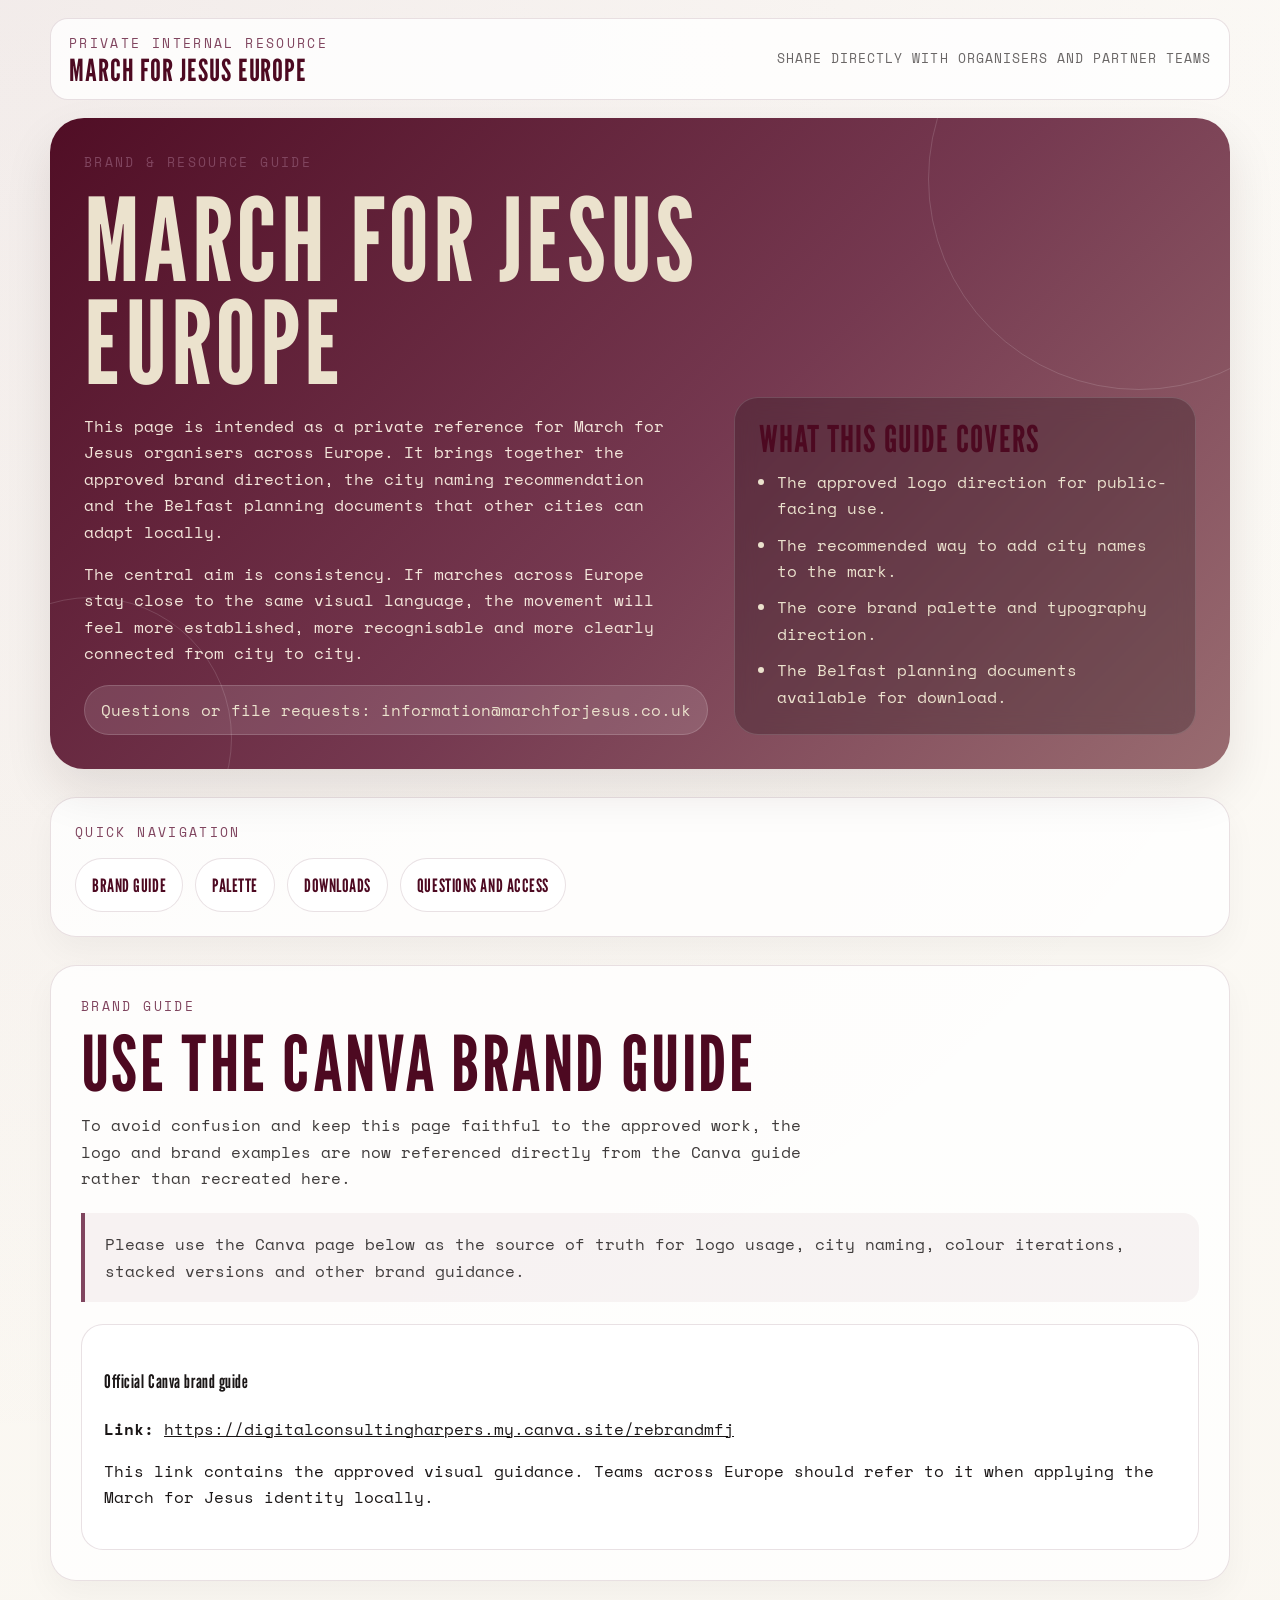
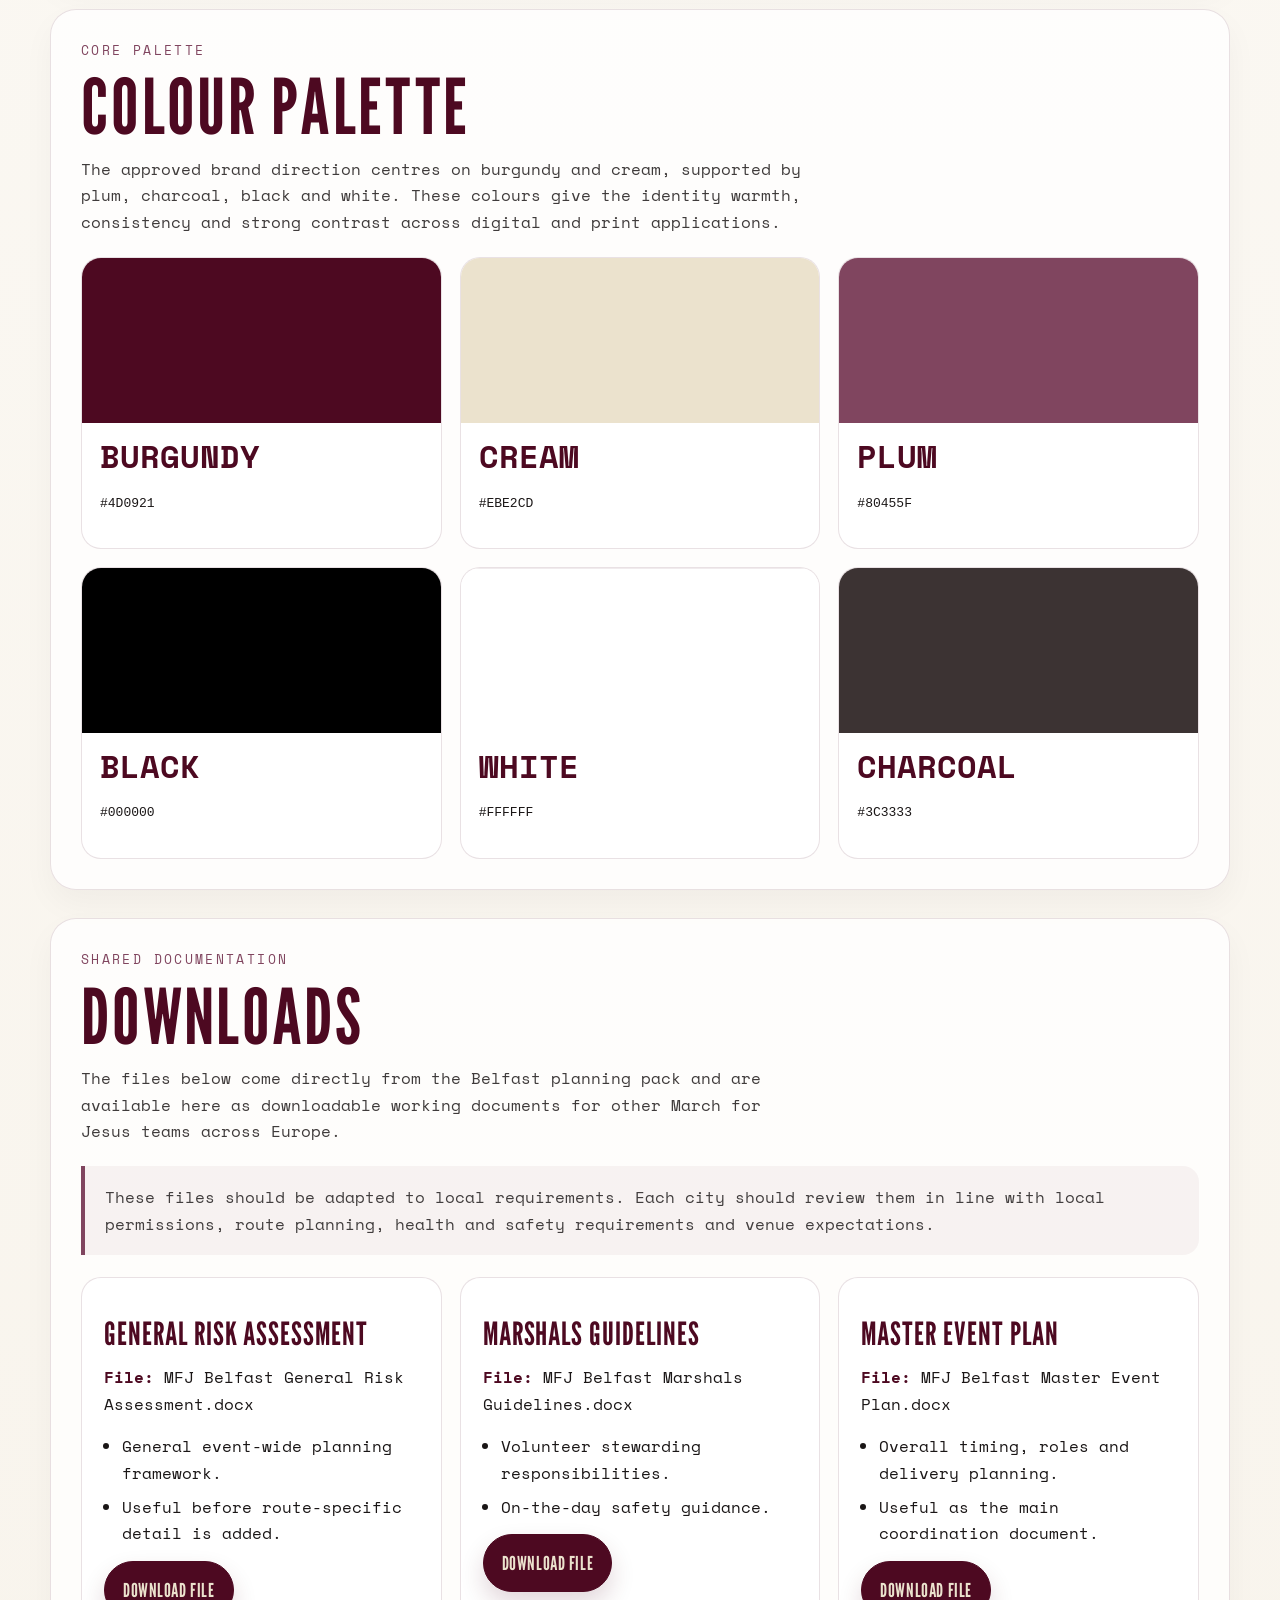
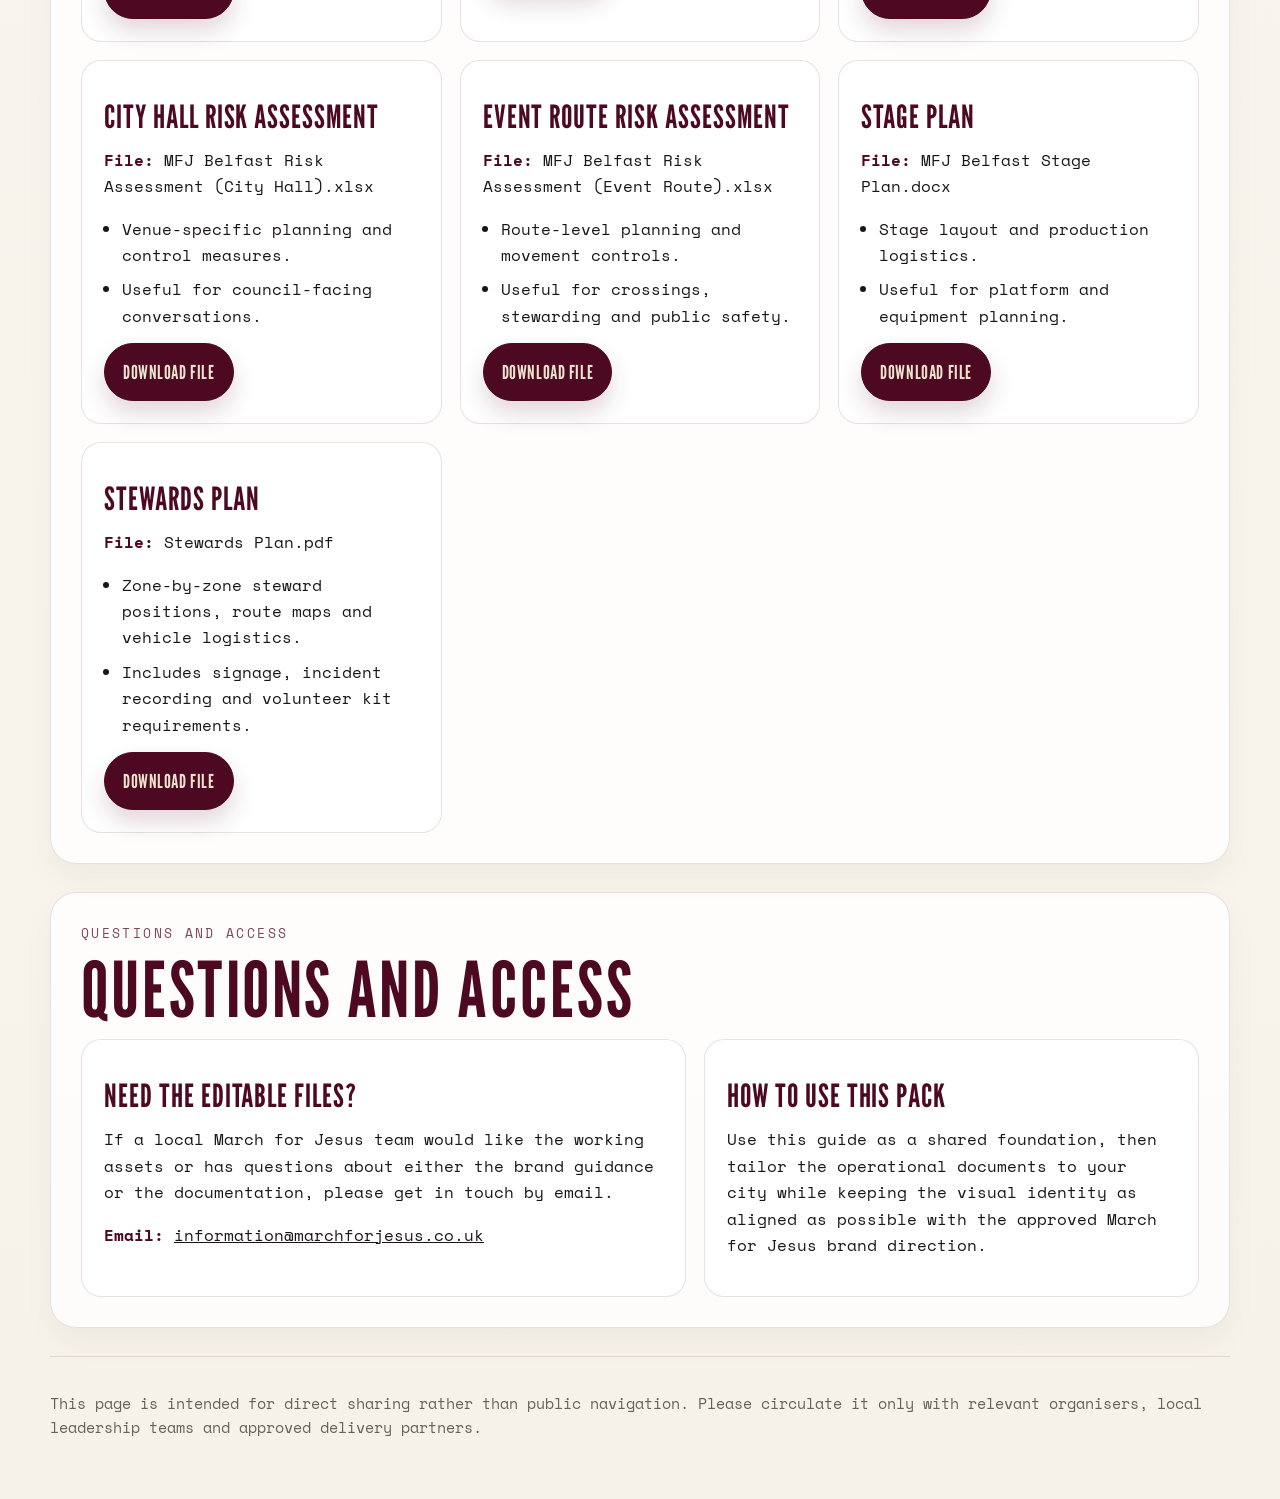
<file: shared-europe-brand-pack-x7h3/index.html>
<!DOCTYPE html>
<html lang="en">
<head>
<meta charset="UTF-8">
<meta name="viewport" content="width=device-width, initial-scale=1.0">
<title>March for Jesus Europe Brand &amp; Resource Guide</title>
<meta name="robots" content="noindex, nofollow, noarchive, nosnippet, noimageindex, max-image-preview:none">
<meta name="googlebot" content="noindex, nofollow, noarchive, nosnippet, noimageindex, max-image-preview:none">
<meta name="description" content="Private March for Jesus Europe brand guidelines and shared operational resources.">
<meta name="referrer" content="no-referrer">
<link rel="icon" type="image/png" sizes="32x32" href="../images/favicon-32.png">
<link rel="apple-touch-icon" sizes="180x180" href="../images/favicon-180.png">
<link rel="preconnect" href="https://fonts.googleapis.com">
<link rel="preconnect" href="https://fonts.gstatic.com" crossorigin>
<link href="https://fonts.googleapis.com/css2?family=League+Gothic&family=Space+Mono:wght@400;700&display=swap" rel="stylesheet">
<style>
  :root {
    --burgundy: #4D0921;
    --cream: #EBE2CD;
    --plum: #80455F;
    --charcoal: #3C3333;
    --paper: #F7F2E9;
    --ink: #1A1616;
    --white: #FFFFFF;
    --line: rgba(77, 9, 33, 0.12);
    --shadow: 0 22px 48px rgba(35, 19, 24, 0.1);
    --max: 1180px;
  }

  * {
    box-sizing: border-box;
  }

  html {
    scroll-behavior: smooth;
  }

  body {
    margin: 0;
    font-family: "Space Mono", monospace;
    color: var(--ink);
    background:
      radial-gradient(circle at top left, rgba(128, 69, 95, 0.08), transparent 30%),
      linear-gradient(180deg, #FCFAF6 0%, var(--paper) 100%);
    line-height: 1.65;
  }

  img {
    display: block;
    max-width: 100%;
    height: auto;
  }

  a {
    color: inherit;
  }

  .shell {
    width: min(calc(100% - 32px), var(--max));
    margin: 0 auto;
  }

  .eyebrow {
    font-size: 0.82rem;
    text-transform: uppercase;
    letter-spacing: 0.18em;
    color: var(--plum);
  }

  .topbar {
    padding: 18px 0 0;
  }

  .topbar-inner {
    display: flex;
    justify-content: space-between;
    align-items: center;
    gap: 14px;
    padding: 14px 18px;
    border-radius: 18px;
    border: 1px solid var(--line);
    background: rgba(255, 255, 255, 0.8);
  }

  .topbar-title,
  h1,
  h2,
  h3,
  .toc-link,
  .download-link {
    font-family: "League Gothic", sans-serif;
    font-weight: 400;
    letter-spacing: 0.03em;
  }

  .topbar-title {
    font-size: 1.9rem;
    color: var(--burgundy);
    text-transform: uppercase;
    line-height: 1;
  }

  .topbar-note {
    font-size: 0.82rem;
    text-transform: uppercase;
    letter-spacing: 0.08em;
    color: rgba(26, 22, 22, 0.65);
  }

  .hero {
    padding: 18px 0 28px;
  }

  .hero-card {
    position: relative;
    overflow: hidden;
    border-radius: 34px;
    padding: 34px;
    background: linear-gradient(135deg, rgba(77, 9, 33, 0.98) 0%, rgba(109, 45, 70, 0.94) 54%, rgba(201, 177, 150, 0.88) 170%);
    color: var(--cream);
    box-shadow: var(--shadow);
  }

  .hero-card::before,
  .hero-card::after {
    content: "";
    position: absolute;
    border-radius: 999px;
    border: 1px solid rgba(255, 255, 255, 0.14);
    pointer-events: none;
  }

  .hero-card::before {
    width: 420px;
    height: 420px;
    top: -150px;
    right: -120px;
  }

  .hero-card::after {
    width: 280px;
    height: 280px;
    left: -100px;
    bottom: -110px;
  }

  .hero-grid {
    position: relative;
    z-index: 1;
    display: grid;
    grid-template-columns: 1.15fr 0.85fr;
    gap: 24px;
    align-items: end;
  }

  h1 {
    margin: 14px 0 18px;
    font-size: clamp(4rem, 9vw, 7.5rem);
    line-height: 0.9;
    text-transform: uppercase;
  }

  .hero-copy p {
    max-width: 58ch;
    margin: 0 0 16px;
    color: rgba(251, 240, 227, 0.95);
  }

  .hero-actions {
    display: flex;
    flex-wrap: wrap;
    gap: 12px;
    margin-top: 18px;
  }

  .hero-pill,
  .toc-link {
    display: inline-flex;
    align-items: center;
    justify-content: center;
    padding: 11px 16px;
    border-radius: 999px;
    text-decoration: none;
  }

  .hero-pill {
    background: rgba(255, 255, 255, 0.12);
    border: 1px solid rgba(255, 255, 255, 0.16);
    color: var(--cream);
  }

  .hero-panel {
    border-radius: 24px;
    padding: 24px;
    background: rgba(20, 12, 15, 0.24);
    border: 1px solid rgba(255, 255, 255, 0.15);
    backdrop-filter: blur(10px);
  }

  .hero-panel h2 {
    margin: 0 0 12px;
    font-size: 2.3rem;
    line-height: 0.95;
    text-transform: uppercase;
  }

  .hero-panel ul {
    margin: 0;
    padding-left: 18px;
  }

  .hero-panel li + li {
    margin-top: 10px;
  }

  .toc {
    padding: 0 0 28px;
  }

  .toc-frame,
  .section-frame {
    border-radius: 26px;
    border: 1px solid var(--line);
    background: rgba(255, 255, 255, 0.78);
    box-shadow: 0 14px 32px rgba(35, 19, 24, 0.04);
  }

  .toc-frame {
    padding: 24px;
  }

  .toc-links {
    display: flex;
    flex-wrap: wrap;
    gap: 12px;
    margin-top: 14px;
  }

  .toc-link {
    background: var(--white);
    border: 1px solid var(--line);
    color: var(--burgundy);
    font-size: 1.15rem;
    text-transform: uppercase;
  }

  .section {
    padding: 0 0 28px;
  }

  .section-frame {
    padding: 30px;
  }

  h2 {
    margin: 10px 0 14px;
    font-size: clamp(2.8rem, 6vw, 4.8rem);
    line-height: 0.92;
    color: var(--burgundy);
    text-transform: uppercase;
  }

  .section-intro {
    max-width: 72ch;
    margin: 0 0 22px;
    color: rgba(26, 22, 22, 0.84);
  }

  .section-note {
    margin: 0 0 22px;
    padding: 18px 20px;
    border-left: 4px solid var(--plum);
    border-radius: 0 16px 16px 0;
    background: rgba(128, 69, 95, 0.06);
    color: rgba(26, 22, 22, 0.82);
  }

  .grid-2,
  .grid-3,
  .downloads-grid,
  .support-grid {
    display: grid;
    gap: 18px;
  }

  .grid-2 {
    grid-template-columns: repeat(2, minmax(0, 1fr));
  }

  .grid-3,
  .downloads-grid {
    grid-template-columns: repeat(3, minmax(0, 1fr));
  }

  .card {
    border-radius: 22px;
    border: 1px solid var(--line);
    background: var(--white);
    padding: 22px;
  }

  .logo-card {
    padding: 18px;
  }

  .logo-stage {
    border-radius: 20px;
    padding: 22px;
    background: var(--cream);
    min-height: 340px;
    display: flex;
    align-items: center;
    justify-content: center;
  }

  .logo-stage.cream-frame {
    border: 18px solid rgba(235, 226, 205, 0.92);
    background: #f6efe1;
  }

  .logo-stage.burgundy {
    background: var(--burgundy);
  }

  .stacked-stage img {
    filter: brightness(0) saturate(100%) invert(96%) sepia(20%) saturate(403%) hue-rotate(313deg) brightness(102%) contrast(96%);
  }

  .constructed-lockup,
  .constructed-city-lockup {
    position: relative;
    width: min(100%, 760px);
    display: flex;
    align-items: center;
    justify-content: center;
  }

  .constructed-city-lockup {
    width: min(100%, 860px);
  }

  .globe-mark {
    position: relative;
    width: min(52vw, 320px);
    aspect-ratio: 1 / 1;
    border-radius: 50%;
    border: 2px solid rgba(60, 51, 51, 0.44);
    overflow: hidden;
    background:
      linear-gradient(90deg, transparent 23%, rgba(60, 51, 51, 0.22) 24%, transparent 25%, transparent 49%, rgba(60, 51, 51, 0.24) 50%, transparent 51%, transparent 75%, rgba(60, 51, 51, 0.22) 76%, transparent 77%),
      linear-gradient(0deg, transparent 23%, rgba(60, 51, 51, 0.22) 24%, transparent 25%, transparent 49%, rgba(60, 51, 51, 0.24) 50%, transparent 51%, transparent 75%, rgba(60, 51, 51, 0.22) 76%, transparent 77%);
  }

  .globe-mark::before,
  .globe-mark::after {
    content: "";
    position: absolute;
    inset: 12% 0;
    border-radius: 50%;
    border: 1.5px solid rgba(60, 51, 51, 0.26);
    transform: scaleX(0.48);
  }

  .globe-mark::after {
    inset: 0 12%;
    transform: scaleY(0.48);
  }

  .plate-wordmark {
    position: absolute;
    z-index: 2;
    display: inline-flex;
    align-items: center;
    justify-content: center;
    min-width: clamp(240px, 42vw, 430px);
    padding: 18px 28px 14px;
    border-radius: 14px;
    background: rgba(77, 9, 33, 0.9);
    color: var(--cream);
    font-family: "League Gothic", sans-serif;
    font-size: clamp(2.3rem, 4.8vw, 4.8rem);
    line-height: 0.9;
    text-transform: uppercase;
    letter-spacing: 0.03em;
    text-align: center;
  }

  .city-wordmark {
    position: absolute;
    z-index: 2;
    display: flex;
    flex-direction: column;
    align-items: flex-start;
    right: 3%;
    width: min(62%, 560px);
  }

  .city-wordmark .plate-wordmark {
    position: static;
    min-width: 0;
    width: 100%;
  }

  .city-wordmark .city-tail {
    display: inline-block;
    margin-top: 6px;
    color: var(--burgundy);
    font-family: "League Gothic", sans-serif;
    font-size: clamp(3.6rem, 7vw, 6.8rem);
    line-height: 0.9;
    text-transform: uppercase;
    letter-spacing: 0.03em;
  }

  .logo-caption h3,
  .download-card h3,
  .support-card h3,
  .swatch strong {
    margin: 18px 0 10px;
    font-size: 2rem;
    line-height: 0.95;
    color: var(--burgundy);
    text-transform: uppercase;
  }

  .city-stage {
    position: relative;
    border-radius: 24px;
    min-height: 420px;
    padding: 36px 34px;
    border: 18px solid rgba(235, 226, 205, 0.92);
    background: #f6efe1;
    display: flex;
    align-items: center;
    justify-content: center;
  }

  .city-stage img {
    width: min(100%, 720px);
  }

  .city-arc {
    position: absolute;
    left: 34px;
    top: 88px;
    width: 310px;
    height: 220px;
  }

  .city-arc span {
    position: absolute;
    left: 50%;
    bottom: 0;
    transform-origin: 0 170px;
    font-family: "League Gothic", sans-serif;
    font-size: 2.6rem;
    line-height: 1;
    color: var(--burgundy);
    letter-spacing: 0.12em;
  }

  .city-arc span:nth-child(1) { transform: rotate(-66deg); }
  .city-arc span:nth-child(2) { transform: rotate(-52deg); }
  .city-arc span:nth-child(3) { transform: rotate(-38deg); }
  .city-arc span:nth-child(4) { transform: rotate(-24deg); }
  .city-arc span:nth-child(5) { transform: rotate(-10deg); }
  .city-arc span:nth-child(6) { transform: rotate(4deg); }
  .city-arc span:nth-child(7) { transform: rotate(18deg); }

  .stacked-stage {
    border-radius: 20px;
    min-height: 250px;
    display: flex;
    align-items: center;
    justify-content: center;
    padding: 26px;
    background: var(--burgundy);
  }

  .city-guidance {
    display: grid;
    grid-template-columns: repeat(2, minmax(0, 1fr));
    gap: 16px;
    margin-top: 18px;
  }

  .mini-card {
    border-radius: 18px;
    border: 1px solid var(--line);
    background: var(--white);
    padding: 18px;
  }

  .swatch {
    overflow: hidden;
    border-radius: 20px;
    border: 1px solid var(--line);
    background: var(--white);
  }

  .swatch-sample {
    min-height: 165px;
  }

  .swatch-copy {
    padding: 18px;
  }

  .swatch strong {
    display: block;
    margin-top: 0;
  }

  .download-card,
  .support-card {
    border-radius: 20px;
    border: 1px solid var(--line);
    background: var(--white);
    padding: 22px;
  }

  .download-card p strong,
  .support-card p strong,
  .mini-card strong {
    color: var(--burgundy);
  }

  .download-list {
    margin: 0;
    padding-left: 18px;
  }

  .download-list li + li {
    margin-top: 8px;
  }

  .download-link {
    display: inline-flex;
    align-items: center;
    justify-content: center;
    margin-top: 14px;
    padding: 12px 18px;
    border-radius: 999px;
    background: var(--burgundy);
    border: 1px solid var(--burgundy);
    color: var(--cream);
    text-decoration: none;
    font-size: 1.2rem;
    text-transform: uppercase;
    box-shadow: 0 12px 24px rgba(77, 9, 33, 0.16);
  }

  .download-link:hover,
  .download-link:focus-visible {
    background: #6a1834;
    border-color: #6a1834;
    color: var(--white);
  }

  .support-grid {
    grid-template-columns: 1.1fr 0.9fr;
  }

  .footer-note {
    padding: 0 0 44px;
    color: rgba(26, 22, 22, 0.66);
    font-size: 0.92rem;
  }

  .footer-note .shell {
    border-top: 1px solid var(--line);
    padding-top: 20px;
  }

  @media (max-width: 980px) {
    .hero-grid,
    .grid-2,
    .grid-3,
    .downloads-grid,
    .support-grid,
    .city-guidance {
      grid-template-columns: 1fr;
    }

    .city-stage {
      min-height: 360px;
    }

    .city-arc {
      left: 20px;
      top: 48px;
      transform: scale(0.78);
      transform-origin: top left;
    }

    .city-wordmark {
      right: 1%;
      width: min(64%, 520px);
    }
  }

  @media (max-width: 680px) {
    .topbar-inner {
      flex-direction: column;
      align-items: flex-start;
    }

    .hero-card,
    .section-frame,
    .toc-frame {
      padding: 22px;
    }

    .city-stage {
      padding: 20px;
      border-width: 12px;
      min-height: 280px;
    }

    .city-arc {
      left: 10px;
      top: 24px;
      transform: scale(0.5);
    }

    .globe-mark {
      width: min(64vw, 240px);
    }

    .city-wordmark {
      width: min(66%, 360px);
    }
  }
</style>
</head>
<body>
<main>
  <section class="topbar">
    <div class="shell">
      <div class="topbar-inner">
        <div>
          <div class="eyebrow">Private internal resource</div>
          <div class="topbar-title">March for Jesus Europe</div>
        </div>
        <div class="topbar-note">Share directly with organisers and partner teams</div>
      </div>
    </div>
  </section>

  <section class="hero">
    <div class="shell">
      <div class="hero-card">
        <div class="hero-grid">
          <div class="hero-copy">
            <div class="eyebrow">Brand &amp; Resource Guide</div>
            <h1>March for Jesus Europe</h1>
            <p>This page is intended as a private reference for March for Jesus organisers across Europe. It brings together the approved brand direction, the city naming recommendation and the Belfast planning documents that other cities can adapt locally.</p>
            <p>The central aim is consistency. If marches across Europe stay close to the same visual language, the movement will feel more established, more recognisable and more clearly connected from city to city.</p>
            <div class="hero-actions">
              <a class="hero-pill" href="mailto:information@marchforjesus.co.uk">Questions or file requests: information@marchforjesus.co.uk</a>
            </div>
          </div>
          <aside class="hero-panel">
            <h2>What this guide covers</h2>
            <ul>
              <li>The approved logo direction for public-facing use.</li>
              <li>The recommended way to add city names to the mark.</li>
              <li>The core brand palette and typography direction.</li>
              <li>The Belfast planning documents available for download.</li>
            </ul>
          </aside>
        </div>
      </div>
    </div>
  </section>

  <section class="toc">
    <div class="shell">
      <div class="toc-frame">
        <div class="eyebrow">Quick navigation</div>
        <div class="toc-links">
          <a class="toc-link" href="#brand-guide">Brand guide</a>
          <a class="toc-link" href="#palette">Palette</a>
          <a class="toc-link" href="#downloads">Downloads</a>
          <a class="toc-link" href="#support">Questions and access</a>
        </div>
      </div>
    </div>
  </section>

  <section class="section" id="brand-guide">
    <div class="shell">
      <div class="section-frame">
        <div class="eyebrow">Brand guide</div>
        <h2>Use the Canva brand guide</h2>
        <p class="section-intro">To avoid confusion and keep this page faithful to the approved work, the logo and brand examples are now referenced directly from the Canva guide rather than recreated here.</p>
        <div class="section-note">Please use the Canva page below as the source of truth for logo usage, city naming, colour iterations, stacked versions and other brand guidance.</div>
        <div class="card">
          <h3>Official Canva brand guide</h3>
          <p><strong>Link:</strong> <a href="https://digitalconsultingharpers.my.canva.site/rebrandmfj" target="_blank" rel="noopener noreferrer">https://digitalconsultingharpers.my.canva.site/rebrandmfj</a></p>
          <p>This link contains the approved visual guidance. Teams across Europe should refer to it when applying the March for Jesus identity locally.</p>
        </div>
      </div>
    </div>
  </section>

  <section class="section" id="palette">
    <div class="shell">
      <div class="section-frame">
        <div class="eyebrow">Core palette</div>
        <h2>Colour palette</h2>
        <p class="section-intro">The approved brand direction centres on burgundy and cream, supported by plum, charcoal, black and white. These colours give the identity warmth, consistency and strong contrast across digital and print applications.</p>
        <div class="grid-3">
          <article class="swatch">
            <div class="swatch-sample" style="background:#4D0921;"></div>
            <div class="swatch-copy">
              <strong>Burgundy</strong>
              <p><code>#4D0921</code></p>
            </div>
          </article>
          <article class="swatch">
            <div class="swatch-sample" style="background:#EBE2CD;"></div>
            <div class="swatch-copy">
              <strong>Cream</strong>
              <p><code>#EBE2CD</code></p>
            </div>
          </article>
          <article class="swatch">
            <div class="swatch-sample" style="background:#80455F;"></div>
            <div class="swatch-copy">
              <strong>Plum</strong>
              <p><code>#80455F</code></p>
            </div>
          </article>
          <article class="swatch">
            <div class="swatch-sample" style="background:#000000;"></div>
            <div class="swatch-copy">
              <strong>Black</strong>
              <p><code>#000000</code></p>
            </div>
          </article>
          <article class="swatch">
            <div class="swatch-sample" style="background:#FFFFFF; border-top:1px solid rgba(77,9,33,0.08);"></div>
            <div class="swatch-copy">
              <strong>White</strong>
              <p><code>#FFFFFF</code></p>
            </div>
          </article>
          <article class="swatch">
            <div class="swatch-sample" style="background:#3C3333;"></div>
            <div class="swatch-copy">
              <strong>Charcoal</strong>
              <p><code>#3C3333</code></p>
            </div>
          </article>
        </div>
      </div>
    </div>
  </section>

  <section class="section" id="downloads">
    <div class="shell">
      <div class="section-frame">
        <div class="eyebrow">Shared documentation</div>
        <h2>Downloads</h2>
        <p class="section-intro">The files below come directly from the Belfast planning pack and are available here as downloadable working documents for other March for Jesus teams across Europe.</p>
        <div class="section-note">These files should be adapted to local requirements. Each city should review them in line with local permissions, route planning, health and safety requirements and venue expectations.</div>
        <div class="downloads-grid">
          <article class="download-card">
            <h3>General risk assessment</h3>
            <p><strong>File:</strong> MFJ Belfast General Risk Assessment.docx</p>
            <ul class="download-list">
              <li>General event-wide planning framework.</li>
              <li>Useful before route-specific detail is added.</li>
            </ul>
            <a class="download-link" href="downloads/MFJ Belfast General Risk Assessment.docx" download>Download file</a>
          </article>
          <article class="download-card">
            <h3>Marshals guidelines</h3>
            <p><strong>File:</strong> MFJ Belfast Marshals Guidelines.docx</p>
            <ul class="download-list">
              <li>Volunteer stewarding responsibilities.</li>
              <li>On-the-day safety guidance.</li>
            </ul>
            <a class="download-link" href="downloads/MFJ Belfast Marshals Guidelines.docx" download>Download file</a>
          </article>
          <article class="download-card">
            <h3>Master event plan</h3>
            <p><strong>File:</strong> MFJ Belfast Master Event Plan.docx</p>
            <ul class="download-list">
              <li>Overall timing, roles and delivery planning.</li>
              <li>Useful as the main coordination document.</li>
            </ul>
            <a class="download-link" href="downloads/MFJ Belfast Master Event Plan.docx" download>Download file</a>
          </article>
          <article class="download-card">
            <h3>City Hall risk assessment</h3>
            <p><strong>File:</strong> MFJ Belfast Risk Assessment (City Hall).xlsx</p>
            <ul class="download-list">
              <li>Venue-specific planning and control measures.</li>
              <li>Useful for council-facing conversations.</li>
            </ul>
            <a class="download-link" href="downloads/MFJ Belfast Risk Asessment (City Hall).xlsx" download>Download file</a>
          </article>
          <article class="download-card">
            <h3>Event route risk assessment</h3>
            <p><strong>File:</strong> MFJ Belfast Risk Assessment (Event Route).xlsx</p>
            <ul class="download-list">
              <li>Route-level planning and movement controls.</li>
              <li>Useful for crossings, stewarding and public safety.</li>
            </ul>
            <a class="download-link" href="downloads/MFJ Belfast Risk Asessment (Event Route).xlsx" download>Download file</a>
          </article>
          <article class="download-card">
            <h3>Stage plan</h3>
            <p><strong>File:</strong> MFJ Belfast Stage Plan.docx</p>
            <ul class="download-list">
              <li>Stage layout and production logistics.</li>
              <li>Useful for platform and equipment planning.</li>
            </ul>
            <a class="download-link" href="downloads/MFJ Belfast Stage Plan.docx" download>Download file</a>
          </article>
          <article class="download-card">
            <h3>Stewards plan</h3>
            <p><strong>File:</strong> Stewards Plan.pdf</p>
            <ul class="download-list">
              <li>Zone-by-zone steward positions, route maps and vehicle logistics.</li>
              <li>Includes signage, incident recording and volunteer kit requirements.</li>
            </ul>
            <a class="download-link" href="downloads/Stewards Plan.pdf" download>Download file</a>
          </article>
        </div>
      </div>
    </div>
  </section>

  <section class="section" id="support">
    <div class="shell">
      <div class="section-frame">
        <div class="eyebrow">Questions and access</div>
        <h2>Questions and access</h2>
        <div class="support-grid">
          <article class="support-card">
            <h3>Need the editable files?</h3>
            <p>If a local March for Jesus team would like the working assets or has questions about either the brand guidance or the documentation, please get in touch by email.</p>
            <p><strong>Email:</strong> <a href="mailto:information@marchforjesus.co.uk">information@marchforjesus.co.uk</a></p>
          </article>
          <article class="support-card">
            <h3>How to use this pack</h3>
            <p>Use this guide as a shared foundation, then tailor the operational documents to your city while keeping the visual identity as aligned as possible with the approved March for Jesus brand direction.</p>
          </article>
        </div>
      </div>
    </div>
  </section>

  <section class="footer-note">
    <div class="shell">
      <p>This page is intended for direct sharing rather than public navigation. Please circulate it only with relevant organisers, local leadership teams and approved delivery partners.</p>
    </div>
  </section>
</main>
</body>
</html>
</file>
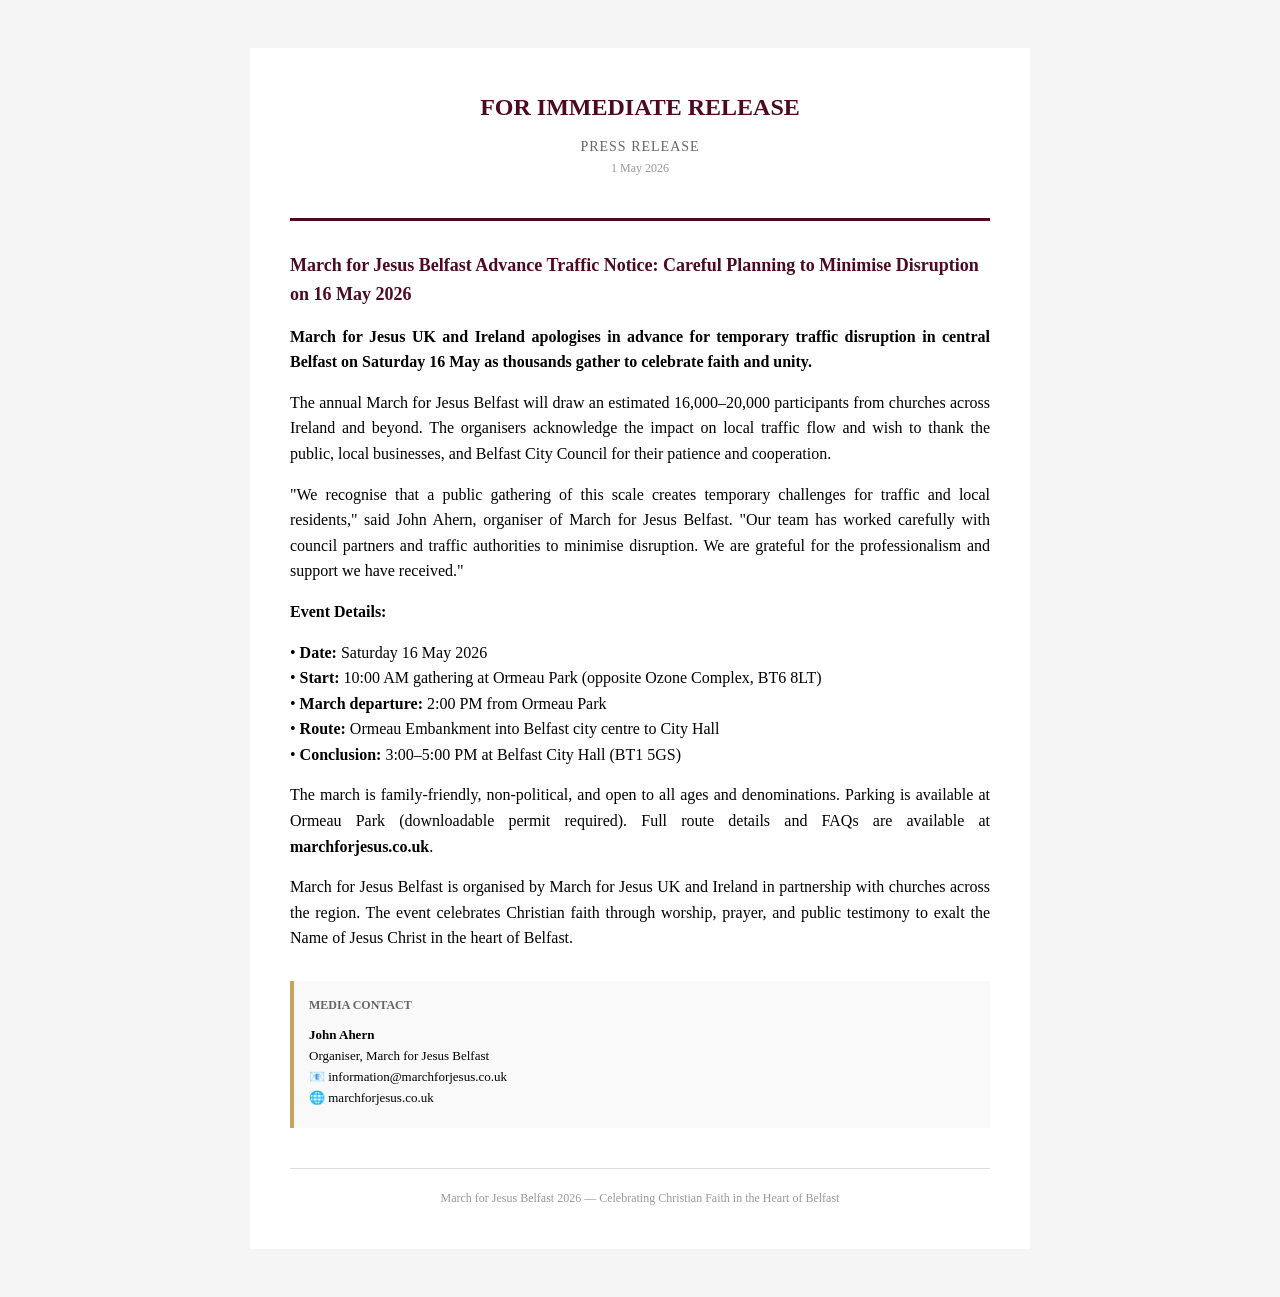
<file: pr-1-traffic-apology.html>
<!DOCTYPE html>
<html lang="en">
<head>
<meta charset="UTF-8">
<meta name="viewport" content="width=device-width, initial-scale=1.0">
<meta name="description" content="March for Jesus Belfast advance traffic notice for Saturday 16 May 2026, including event timings, route information, and planning measures to minimise disruption.">
<link rel="canonical" href="https://marchforjesus.co.uk/pr-1-traffic-apology.html">
<link rel="icon" type="image/png" sizes="32x32" href="images/favicon-32.png">
<link rel="apple-touch-icon" sizes="180x180" href="images/favicon-180.png">
<title>Press Release: March for Jesus Belfast — Traffic Management Advance Notice</title>
<style>
  body { font-family: Georgia, serif; background: #f5f5f5; padding: 40px 20px; }
  .container { max-width: 700px; margin: 0 auto; background: white; padding: 40px; line-height: 1.6; }
  .header { text-align: center; border-bottom: 3px solid #4D0921; padding-bottom: 20px; margin-bottom: 30px; }
  .header h1 { font-size: 24px; color: #4D0921; margin: 0; font-weight: bold; }
  .subheading { font-size: 14px; color: #666; margin-top: 10px; text-transform: uppercase; letter-spacing: 1px; }
  .date { font-size: 12px; color: #999; margin-bottom: 20px; }
  h2 { font-size: 18px; color: #4D0921; margin: 25px 0 15px 0; font-weight: bold; }
  p { margin: 0 0 15px 0; text-align: justify; }
  .contact { background: #f9f9f9; border-left: 4px solid #c9a55c; padding: 15px; margin-top: 30px; }
  .contact h3 { margin: 0 0 10px 0; font-size: 12px; text-transform: uppercase; color: #666; }
  .contact p { margin: 5px 0; font-size: 13px; }
  .footer { text-align: center; margin-top: 40px; padding-top: 20px; border-top: 1px solid #ddd; font-size: 12px; color: #999; }
</style>
</head>
<body>
<div class="container">

<div class="header">
  <h1>FOR IMMEDIATE RELEASE</h1>
  <div class="subheading">Press Release</div>
  <div class="date">1 May 2026</div>
</div>

<h2>March for Jesus Belfast Advance Traffic Notice: Careful Planning to Minimise Disruption on 16 May 2026</h2>

<p><strong>March for Jesus UK and Ireland apologises in advance for temporary traffic disruption in central Belfast on Saturday 16 May as thousands gather to celebrate faith and unity.</strong></p>

<p>The annual March for Jesus Belfast will draw an estimated 16,000–20,000 participants from churches across Ireland and beyond. The organisers acknowledge the impact on local traffic flow and wish to thank the public, local businesses, and Belfast City Council for their patience and cooperation.</p>

<p>"We recognise that a public gathering of this scale creates temporary challenges for traffic and local residents," said John Ahern, organiser of March for Jesus Belfast. "Our team has worked carefully with council partners and traffic authorities to minimise disruption. We are grateful for the professionalism and support we have received."</p>

<p><strong>Event Details:</strong></p>
<p>• <strong>Date:</strong> Saturday 16 May 2026<br>
• <strong>Start:</strong> 10:00 AM gathering at Ormeau Park (opposite Ozone Complex, BT6 8LT)<br>
• <strong>March departure:</strong> 2:00 PM from Ormeau Park<br>
• <strong>Route:</strong> Ormeau Embankment into Belfast city centre to City Hall<br>
• <strong>Conclusion:</strong> 3:00–5:00 PM at Belfast City Hall (BT1 5GS)</p>

<p>The march is family-friendly, non-political, and open to all ages and denominations. Parking is available at Ormeau Park (downloadable permit required). Full route details and FAQs are available at <strong>marchforjesus.co.uk</strong>.</p>

<p>March for Jesus Belfast is organised by March for Jesus UK and Ireland in partnership with churches across the region. The event celebrates Christian faith through worship, prayer, and public testimony to exalt the Name of Jesus Christ in the heart of Belfast.</p>

<div class="contact">
  <h3>Media Contact</h3>
  <p><strong>John Ahern</strong><br>
  Organiser, March for Jesus Belfast<br>
  📧 information@marchforjesus.co.uk<br>
  🌐 marchforjesus.co.uk</p>
</div>

<div class="footer">
  March for Jesus Belfast 2026 — Celebrating Christian Faith in the Heart of Belfast
</div>

</div>
</body>
</html>
</file>
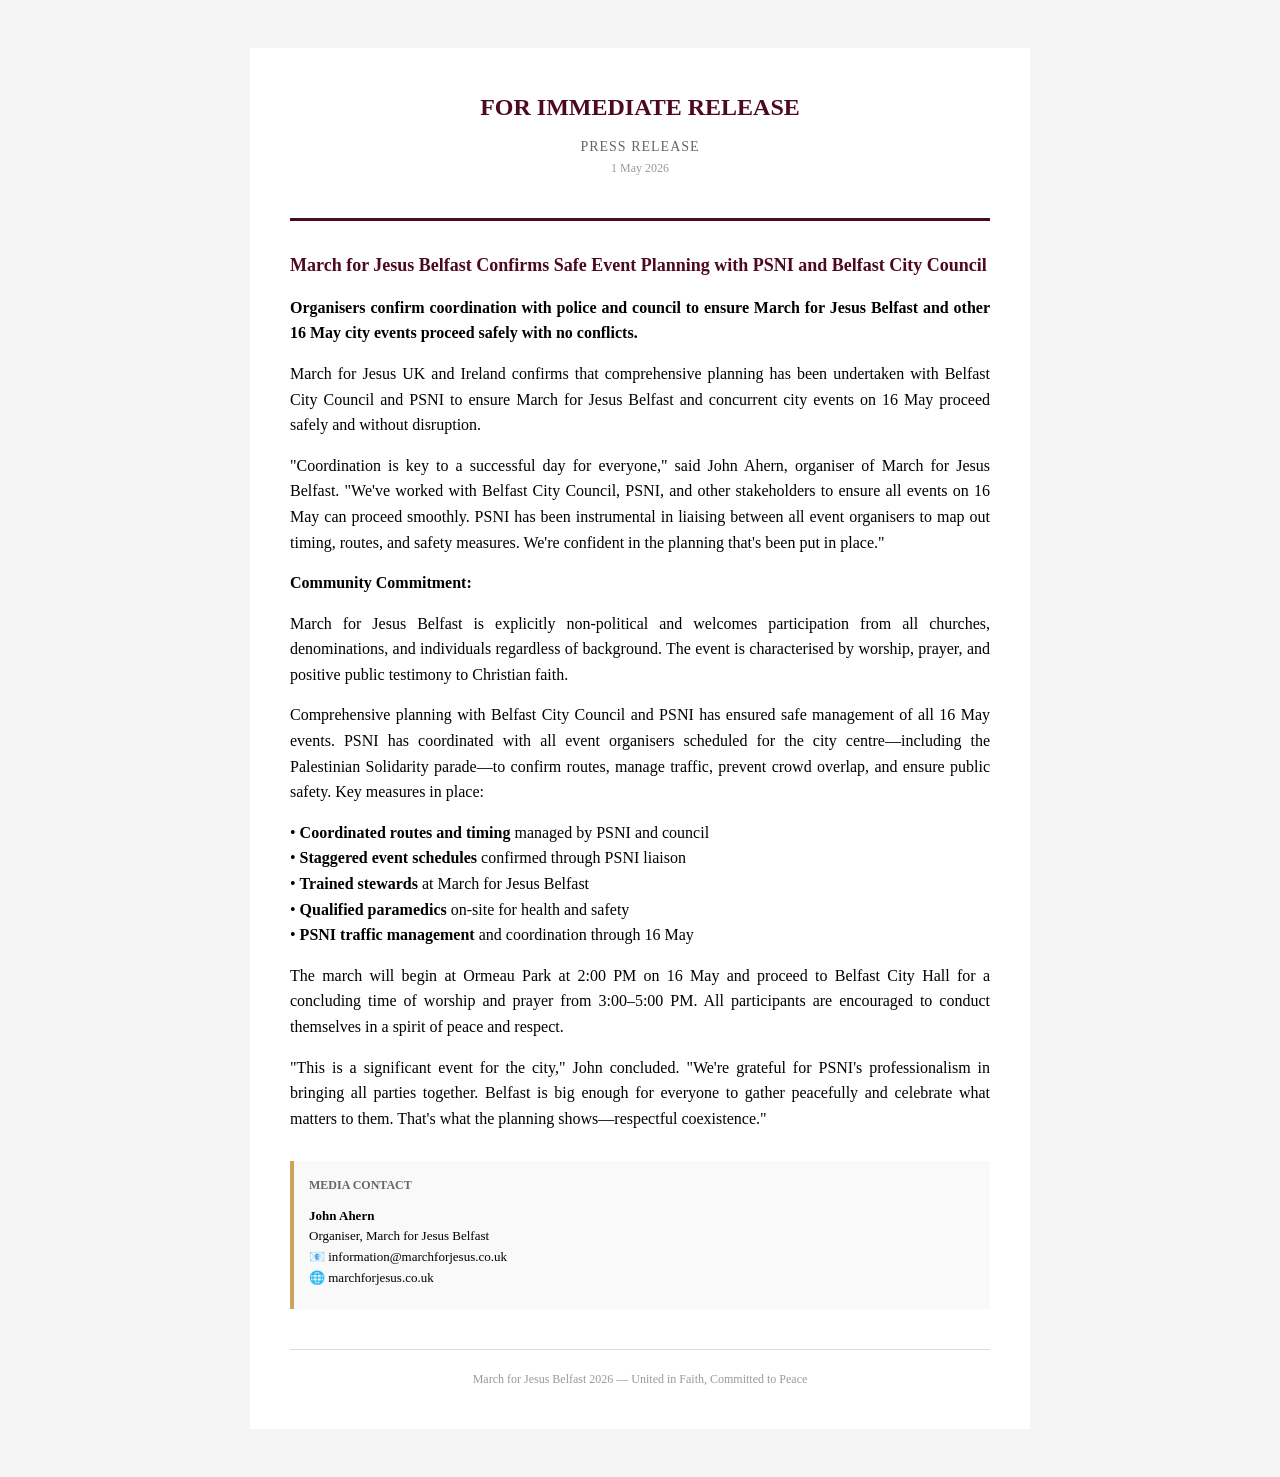
<file: pr-2-coordination.html>
<!DOCTYPE html>
<html lang="en">
<head>
<meta charset="UTF-8">
<meta name="viewport" content="width=device-width, initial-scale=1.0">
<meta name="description" content="March for Jesus Belfast confirms safe event planning with PSNI and Belfast City Council for March for Jesus Belfast and other city events on 16 May 2026.">
<link rel="canonical" href="https://marchforjesus.co.uk/pr-2-coordination.html">
<link rel="icon" type="image/png" sizes="32x32" href="images/favicon-32.png">
<link rel="apple-touch-icon" sizes="180x180" href="images/favicon-180.png">
<title>Press Release: March for Jesus Belfast — Event Coordination and Community Safety</title>
<style>
  body { font-family: Georgia, serif; background: #f5f5f5; padding: 40px 20px; }
  .container { max-width: 700px; margin: 0 auto; background: white; padding: 40px; line-height: 1.6; }
  .header { text-align: center; border-bottom: 3px solid #4D0921; padding-bottom: 20px; margin-bottom: 30px; }
  .header h1 { font-size: 24px; color: #4D0921; margin: 0; font-weight: bold; }
  .subheading { font-size: 14px; color: #666; margin-top: 10px; text-transform: uppercase; letter-spacing: 1px; }
  .date { font-size: 12px; color: #999; margin-bottom: 20px; }
  h2 { font-size: 18px; color: #4D0921; margin: 25px 0 15px 0; font-weight: bold; }
  p { margin: 0 0 15px 0; text-align: justify; }
  .contact { background: #f9f9f9; border-left: 4px solid #c9a55c; padding: 15px; margin-top: 30px; }
  .contact h3 { margin: 0 0 10px 0; font-size: 12px; text-transform: uppercase; color: #666; }
  .contact p { margin: 5px 0; font-size: 13px; }
  .footer { text-align: center; margin-top: 40px; padding-top: 20px; border-top: 1px solid #ddd; font-size: 12px; color: #999; }
</style>
</head>
<body>
<div class="container">

<div class="header">
  <h1>FOR IMMEDIATE RELEASE</h1>
  <div class="subheading">Press Release</div>
  <div class="date">1 May 2026</div>
</div>

<h2>March for Jesus Belfast Confirms Safe Event Planning with PSNI and Belfast City Council</h2>

<p><strong>Organisers confirm coordination with police and council to ensure March for Jesus Belfast and other 16 May city events proceed safely with no conflicts.</strong></p>

<p>March for Jesus UK and Ireland confirms that comprehensive planning has been undertaken with Belfast City Council and PSNI to ensure March for Jesus Belfast and concurrent city events on 16 May proceed safely and without disruption.</p>

<p>"Coordination is key to a successful day for everyone," said John Ahern, organiser of March for Jesus Belfast. "We've worked with Belfast City Council, PSNI, and other stakeholders to ensure all events on 16 May can proceed smoothly. PSNI has been instrumental in liaising between all event organisers to map out timing, routes, and safety measures. We're confident in the planning that's been put in place."</p>

<p><strong>Community Commitment:</strong></p>
<p>March for Jesus Belfast is explicitly non-political and welcomes participation from all churches, denominations, and individuals regardless of background. The event is characterised by worship, prayer, and positive public testimony to Christian faith.</p>

<p>Comprehensive planning with Belfast City Council and PSNI has ensured safe management of all 16 May events. PSNI has coordinated with all event organisers scheduled for the city centre—including the Palestinian Solidarity parade—to confirm routes, manage traffic, prevent crowd overlap, and ensure public safety. Key measures in place:</p>

<p>• <strong>Coordinated routes and timing</strong> managed by PSNI and council<br>
• <strong>Staggered event schedules</strong> confirmed through PSNI liaison<br>
• <strong>Trained stewards</strong> at March for Jesus Belfast<br>
• <strong>Qualified paramedics</strong> on-site for health and safety<br>
• <strong>PSNI traffic management</strong> and coordination through 16 May</p>

<p>The march will begin at Ormeau Park at 2:00 PM on 16 May and proceed to Belfast City Hall for a concluding time of worship and prayer from 3:00–5:00 PM. All participants are encouraged to conduct themselves in a spirit of peace and respect.</p>

<p>"This is a significant event for the city," John concluded. "We're grateful for PSNI's professionalism in bringing all parties together. Belfast is big enough for everyone to gather peacefully and celebrate what matters to them. That's what the planning shows—respectful coexistence."</p>

<div class="contact">
  <h3>Media Contact</h3>
  <p><strong>John Ahern</strong><br>
  Organiser, March for Jesus Belfast<br>
  📧 information@marchforjesus.co.uk<br>
  🌐 marchforjesus.co.uk</p>
</div>

<div class="footer">
  March for Jesus Belfast 2026 — United in Faith, Committed to Peace
</div>

</div>
</body>
</html>
</file>
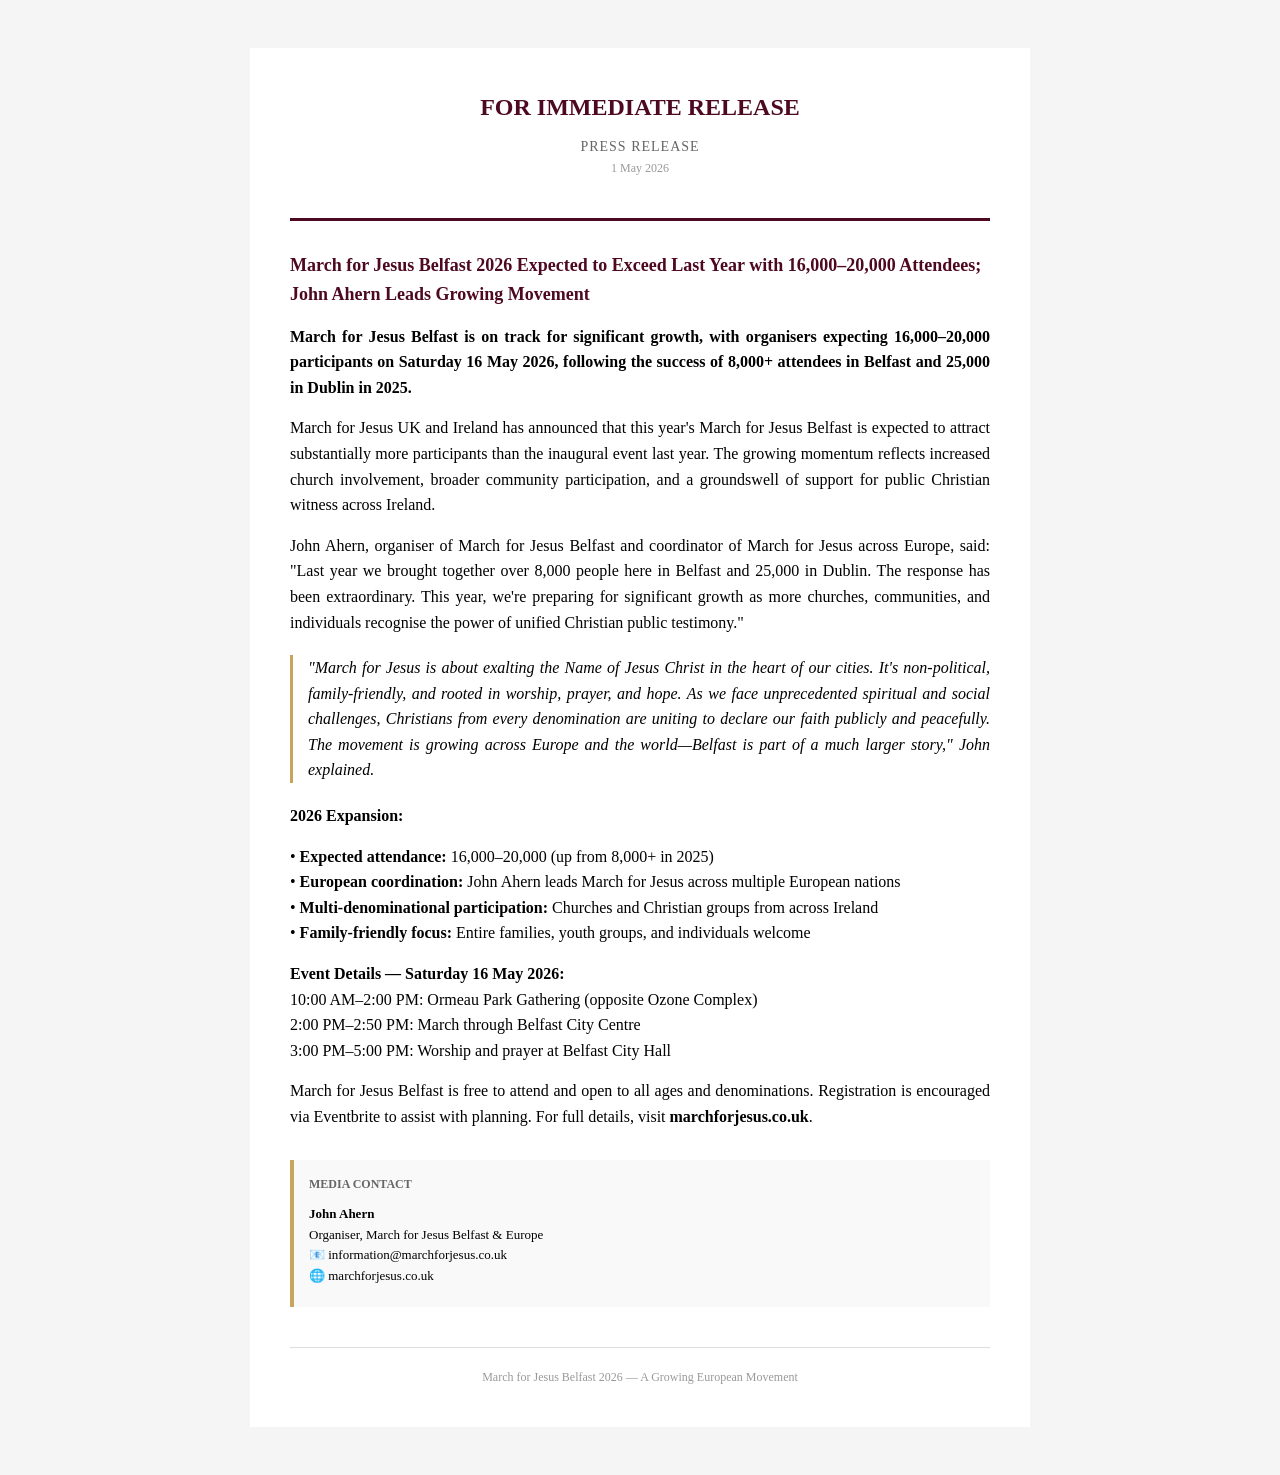
<file: pr-3-growth.html>
<!DOCTYPE html>
<html lang="en">
<head>
<meta charset="UTF-8">
<meta name="viewport" content="width=device-width, initial-scale=1.0">
<meta name="robots" content="noindex, nofollow">
<link rel="icon" type="image/png" sizes="32x32" href="images/favicon-32.png">
<link rel="apple-touch-icon" sizes="180x180" href="images/favicon-180.png">
<title>Press Release: March for Jesus Belfast 2026 — John Ahern on Growing Movement</title>
<style>
  body { font-family: Georgia, serif; background: #f5f5f5; padding: 40px 20px; }
  .container { max-width: 700px; margin: 0 auto; background: white; padding: 40px; line-height: 1.6; }
  .header { text-align: center; border-bottom: 3px solid #4D0921; padding-bottom: 20px; margin-bottom: 30px; }
  .header h1 { font-size: 24px; color: #4D0921; margin: 0; font-weight: bold; }
  .subheading { font-size: 14px; color: #666; margin-top: 10px; text-transform: uppercase; letter-spacing: 1px; }
  .date { font-size: 12px; color: #999; margin-bottom: 20px; }
  h2 { font-size: 18px; color: #4D0921; margin: 25px 0 15px 0; font-weight: bold; }
  p { margin: 0 0 15px 0; text-align: justify; }
  .contact { background: #f9f9f9; border-left: 4px solid #c9a55c; padding: 15px; margin-top: 30px; }
  .contact h3 { margin: 0 0 10px 0; font-size: 12px; text-transform: uppercase; color: #666; }
  .contact p { margin: 5px 0; font-size: 13px; }
  .footer { text-align: center; margin-top: 40px; padding-top: 20px; border-top: 1px solid #ddd; font-size: 12px; color: #999; }
  .quote { font-style: italic; border-left: 3px solid #c9a55c; padding-left: 15px; margin: 20px 0; }
</style>
</head>
<body>
<div class="container">

<div class="header">
  <h1>FOR IMMEDIATE RELEASE</h1>
  <div class="subheading">Press Release</div>
  <div class="date">1 May 2026</div>
</div>

<h2>March for Jesus Belfast 2026 Expected to Exceed Last Year with 16,000–20,000 Attendees; John Ahern Leads Growing Movement</h2>

<p><strong>March for Jesus Belfast is on track for significant growth, with organisers expecting 16,000–20,000 participants on Saturday 16 May 2026, following the success of 8,000+ attendees in Belfast and 25,000 in Dublin in 2025.</strong></p>

<p>March for Jesus UK and Ireland has announced that this year's March for Jesus Belfast is expected to attract substantially more participants than the inaugural event last year. The growing momentum reflects increased church involvement, broader community participation, and a groundswell of support for public Christian witness across Ireland.</p>

<p>John Ahern, organiser of March for Jesus Belfast and coordinator of March for Jesus across Europe, said: "Last year we brought together over 8,000 people here in Belfast and 25,000 in Dublin. The response has been extraordinary. This year, we're preparing for significant growth as more churches, communities, and individuals recognise the power of unified Christian public testimony."</p>

<div class="quote">
<p>"March for Jesus is about exalting the Name of Jesus Christ in the heart of our cities. It's non-political, family-friendly, and rooted in worship, prayer, and hope. As we face unprecedented spiritual and social challenges, Christians from every denomination are uniting to declare our faith publicly and peacefully. The movement is growing across Europe and the world—Belfast is part of a much larger story," John explained.</p>
</div>

<p><strong>2026 Expansion:</strong></p>
<p>• <strong>Expected attendance:</strong> 16,000–20,000 (up from 8,000+ in 2025)<br>
• <strong>European coordination:</strong> John Ahern leads March for Jesus across multiple European nations<br>
• <strong>Multi-denominational participation:</strong> Churches and Christian groups from across Ireland<br>
• <strong>Family-friendly focus:</strong> Entire families, youth groups, and individuals welcome</p>

<p><strong>Event Details — Saturday 16 May 2026:</strong><br>
10:00 AM–2:00 PM: Ormeau Park Gathering (opposite Ozone Complex)<br>
2:00 PM–2:50 PM: March through Belfast City Centre<br>
3:00 PM–5:00 PM: Worship and prayer at Belfast City Hall</p>

<p>March for Jesus Belfast is free to attend and open to all ages and denominations. Registration is encouraged via Eventbrite to assist with planning. For full details, visit <strong>marchforjesus.co.uk</strong>.</p>

<div class="contact">
  <h3>Media Contact</h3>
  <p><strong>John Ahern</strong><br>
  Organiser, March for Jesus Belfast & Europe<br>
  📧 information@marchforjesus.co.uk<br>
  🌐 marchforjesus.co.uk</p>
</div>

<div class="footer">
  March for Jesus Belfast 2026 — A Growing European Movement
</div>

</div>
</body>
</html>
</file>
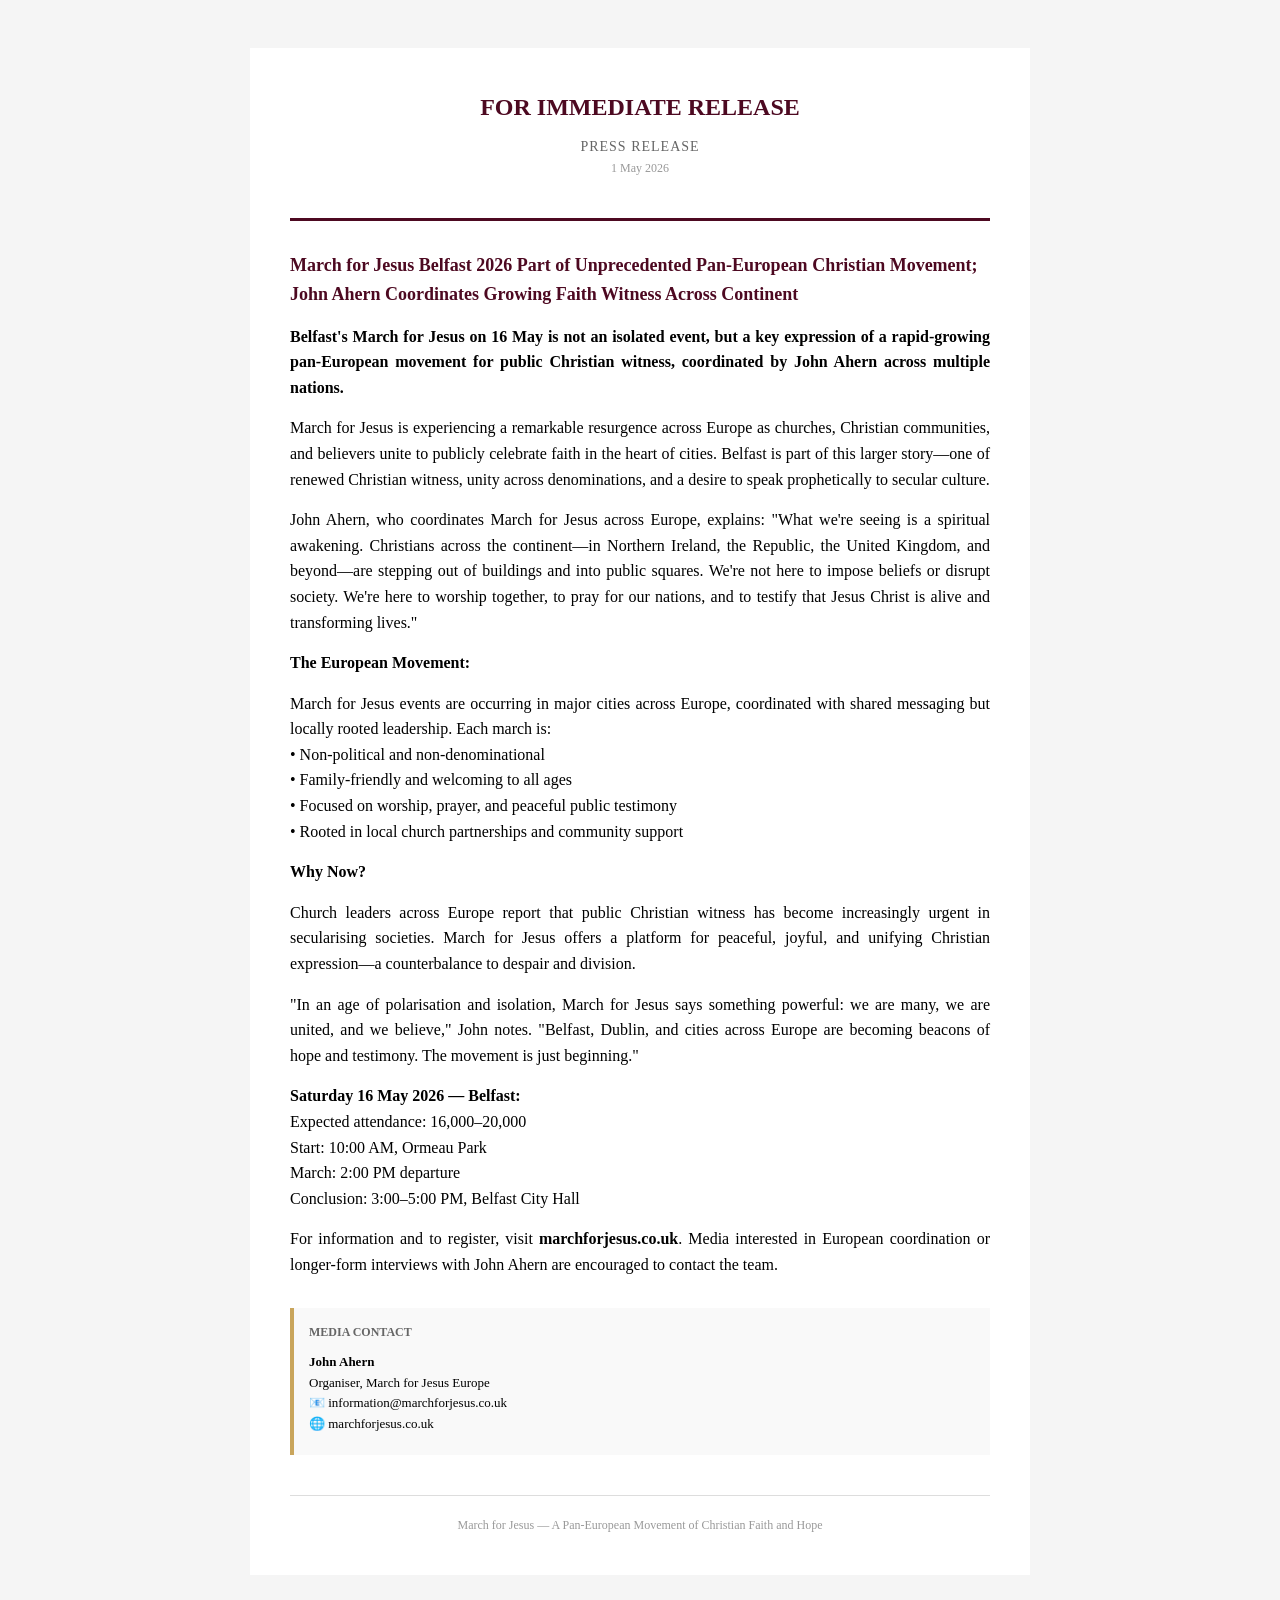
<file: pr-4-european.html>
<!DOCTYPE html>
<html lang="en">
<head>
<meta charset="UTF-8">
<meta name="viewport" content="width=device-width, initial-scale=1.0">
<meta name="robots" content="noindex, nofollow">
<link rel="icon" type="image/png" sizes="32x32" href="images/favicon-32.png">
<link rel="apple-touch-icon" sizes="180x180" href="images/favicon-180.png">
<title>Press Release: March for Jesus — European Movement Strengthens with Belfast 2026</title>
<style>
  body { font-family: Georgia, serif; background: #f5f5f5; padding: 40px 20px; }
  .container { max-width: 700px; margin: 0 auto; background: white; padding: 40px; line-height: 1.6; }
  .header { text-align: center; border-bottom: 3px solid #4D0921; padding-bottom: 20px; margin-bottom: 30px; }
  .header h1 { font-size: 24px; color: #4D0921; margin: 0; font-weight: bold; }
  .subheading { font-size: 14px; color: #666; margin-top: 10px; text-transform: uppercase; letter-spacing: 1px; }
  .date { font-size: 12px; color: #999; margin-bottom: 20px; }
  h2 { font-size: 18px; color: #4D0921; margin: 25px 0 15px 0; font-weight: bold; }
  p { margin: 0 0 15px 0; text-align: justify; }
  .contact { background: #f9f9f9; border-left: 4px solid #c9a55c; padding: 15px; margin-top: 30px; }
  .contact h3 { margin: 0 0 10px 0; font-size: 12px; text-transform: uppercase; color: #666; }
  .contact p { margin: 5px 0; font-size: 13px; }
  .footer { text-align: center; margin-top: 40px; padding-top: 20px; border-top: 1px solid #ddd; font-size: 12px; color: #999; }
</style>
</head>
<body>
<div class="container">

<div class="header">
  <h1>FOR IMMEDIATE RELEASE</h1>
  <div class="subheading">Press Release</div>
  <div class="date">1 May 2026</div>
</div>

<h2>March for Jesus Belfast 2026 Part of Unprecedented Pan-European Christian Movement; John Ahern Coordinates Growing Faith Witness Across Continent</h2>

<p><strong>Belfast's March for Jesus on 16 May is not an isolated event, but a key expression of a rapid-growing pan-European movement for public Christian witness, coordinated by John Ahern across multiple nations.</strong></p>

<p>March for Jesus is experiencing a remarkable resurgence across Europe as churches, Christian communities, and believers unite to publicly celebrate faith in the heart of cities. Belfast is part of this larger story—one of renewed Christian witness, unity across denominations, and a desire to speak prophetically to secular culture.</p>

<p>John Ahern, who coordinates March for Jesus across Europe, explains: "What we're seeing is a spiritual awakening. Christians across the continent—in Northern Ireland, the Republic, the United Kingdom, and beyond—are stepping out of buildings and into public squares. We're not here to impose beliefs or disrupt society. We're here to worship together, to pray for our nations, and to testify that Jesus Christ is alive and transforming lives."</p>

<p><strong>The European Movement:</strong></p>
<p>March for Jesus events are occurring in major cities across Europe, coordinated with shared messaging but locally rooted leadership. Each march is:
<br>
• Non-political and non-denominational<br>
• Family-friendly and welcoming to all ages<br>
• Focused on worship, prayer, and peaceful public testimony<br>
• Rooted in local church partnerships and community support</p>

<p><strong>Why Now?</strong></p>
<p>Church leaders across Europe report that public Christian witness has become increasingly urgent in secularising societies. March for Jesus offers a platform for peaceful, joyful, and unifying Christian expression—a counterbalance to despair and division.</p>

<p>"In an age of polarisation and isolation, March for Jesus says something powerful: we are many, we are united, and we believe," John notes. "Belfast, Dublin, and cities across Europe are becoming beacons of hope and testimony. The movement is just beginning."</p>

<p><strong>Saturday 16 May 2026 — Belfast:</strong><br>
Expected attendance: 16,000–20,000<br>
Start: 10:00 AM, Ormeau Park<br>
March: 2:00 PM departure<br>
Conclusion: 3:00–5:00 PM, Belfast City Hall</p>

<p>For information and to register, visit <strong>marchforjesus.co.uk</strong>. Media interested in European coordination or longer-form interviews with John Ahern are encouraged to contact the team.</p>

<div class="contact">
  <h3>Media Contact</h3>
  <p><strong>John Ahern</strong><br>
  Organiser, March for Jesus Europe<br>
  📧 information@marchforjesus.co.uk<br>
  🌐 marchforjesus.co.uk</p>
</div>

<div class="footer">
  March for Jesus — A Pan-European Movement of Christian Faith and Hope
</div>

</div>
</body>
</html>
</file>
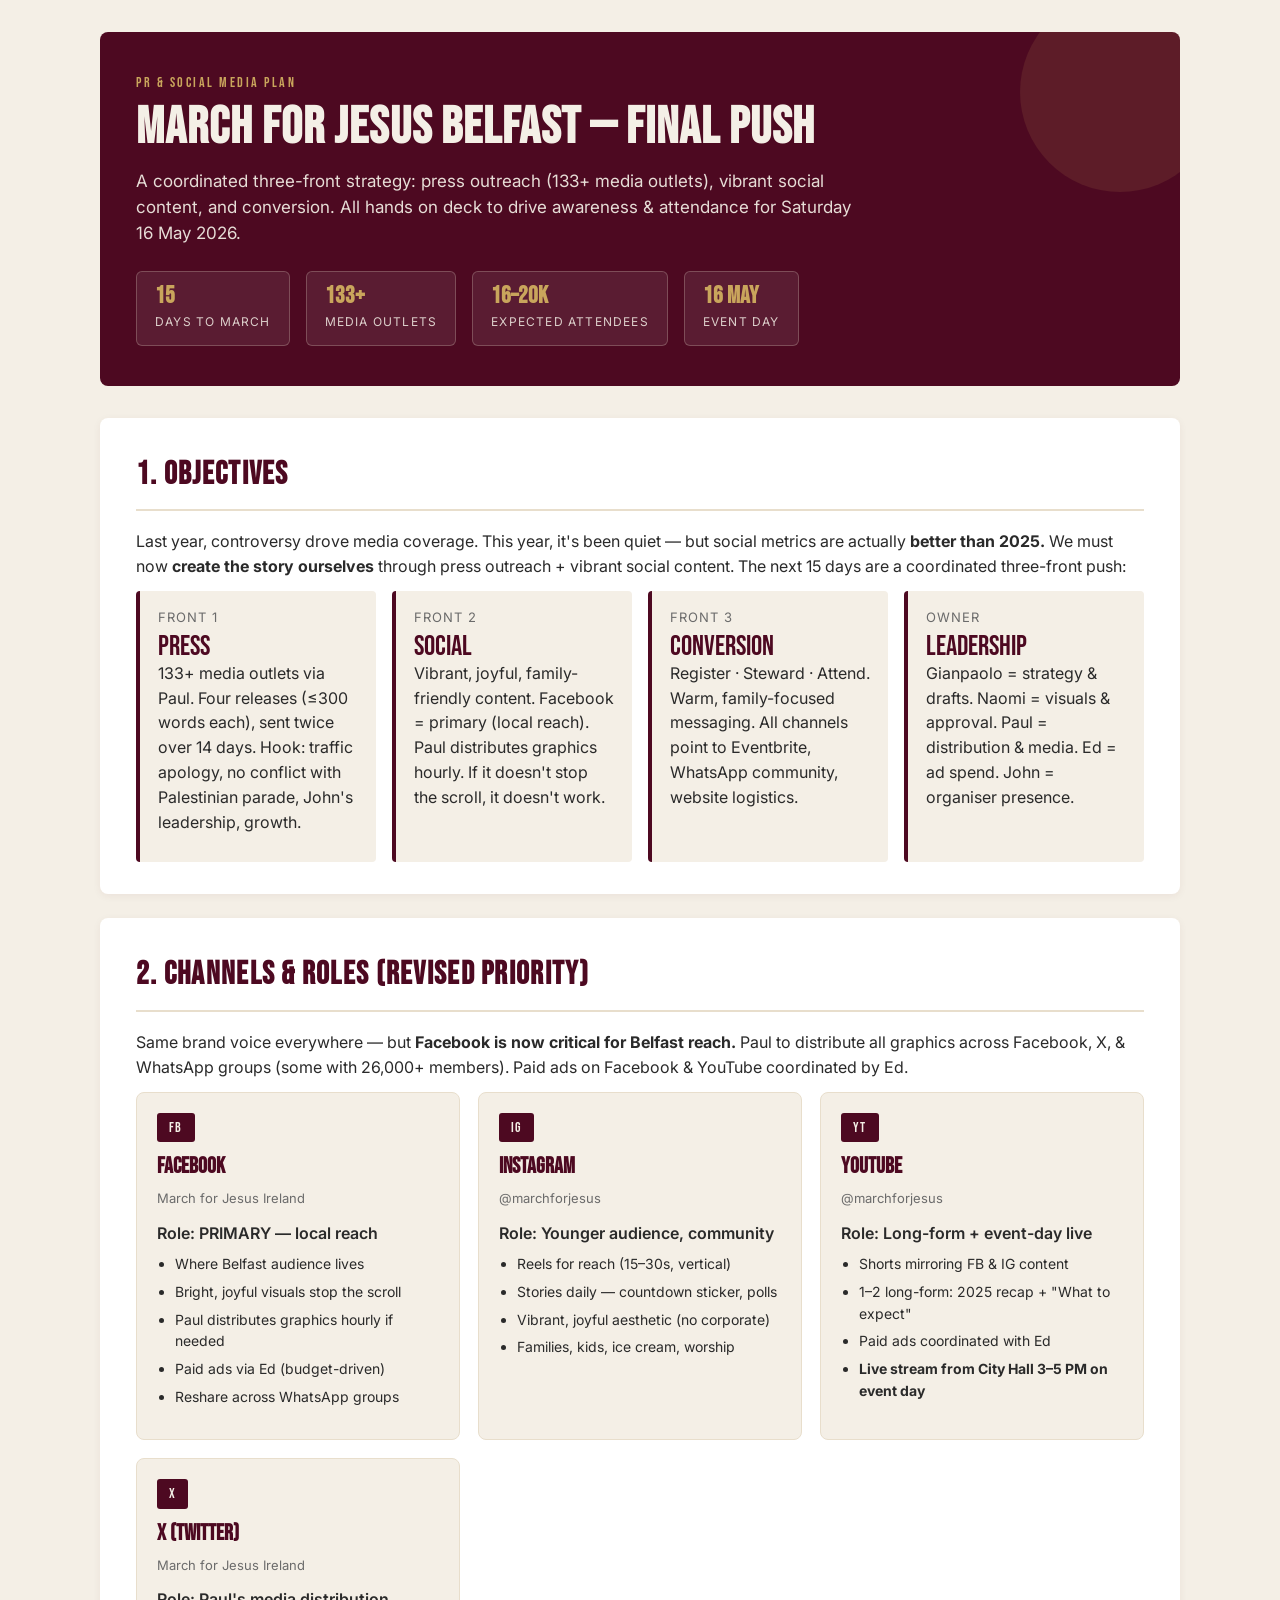
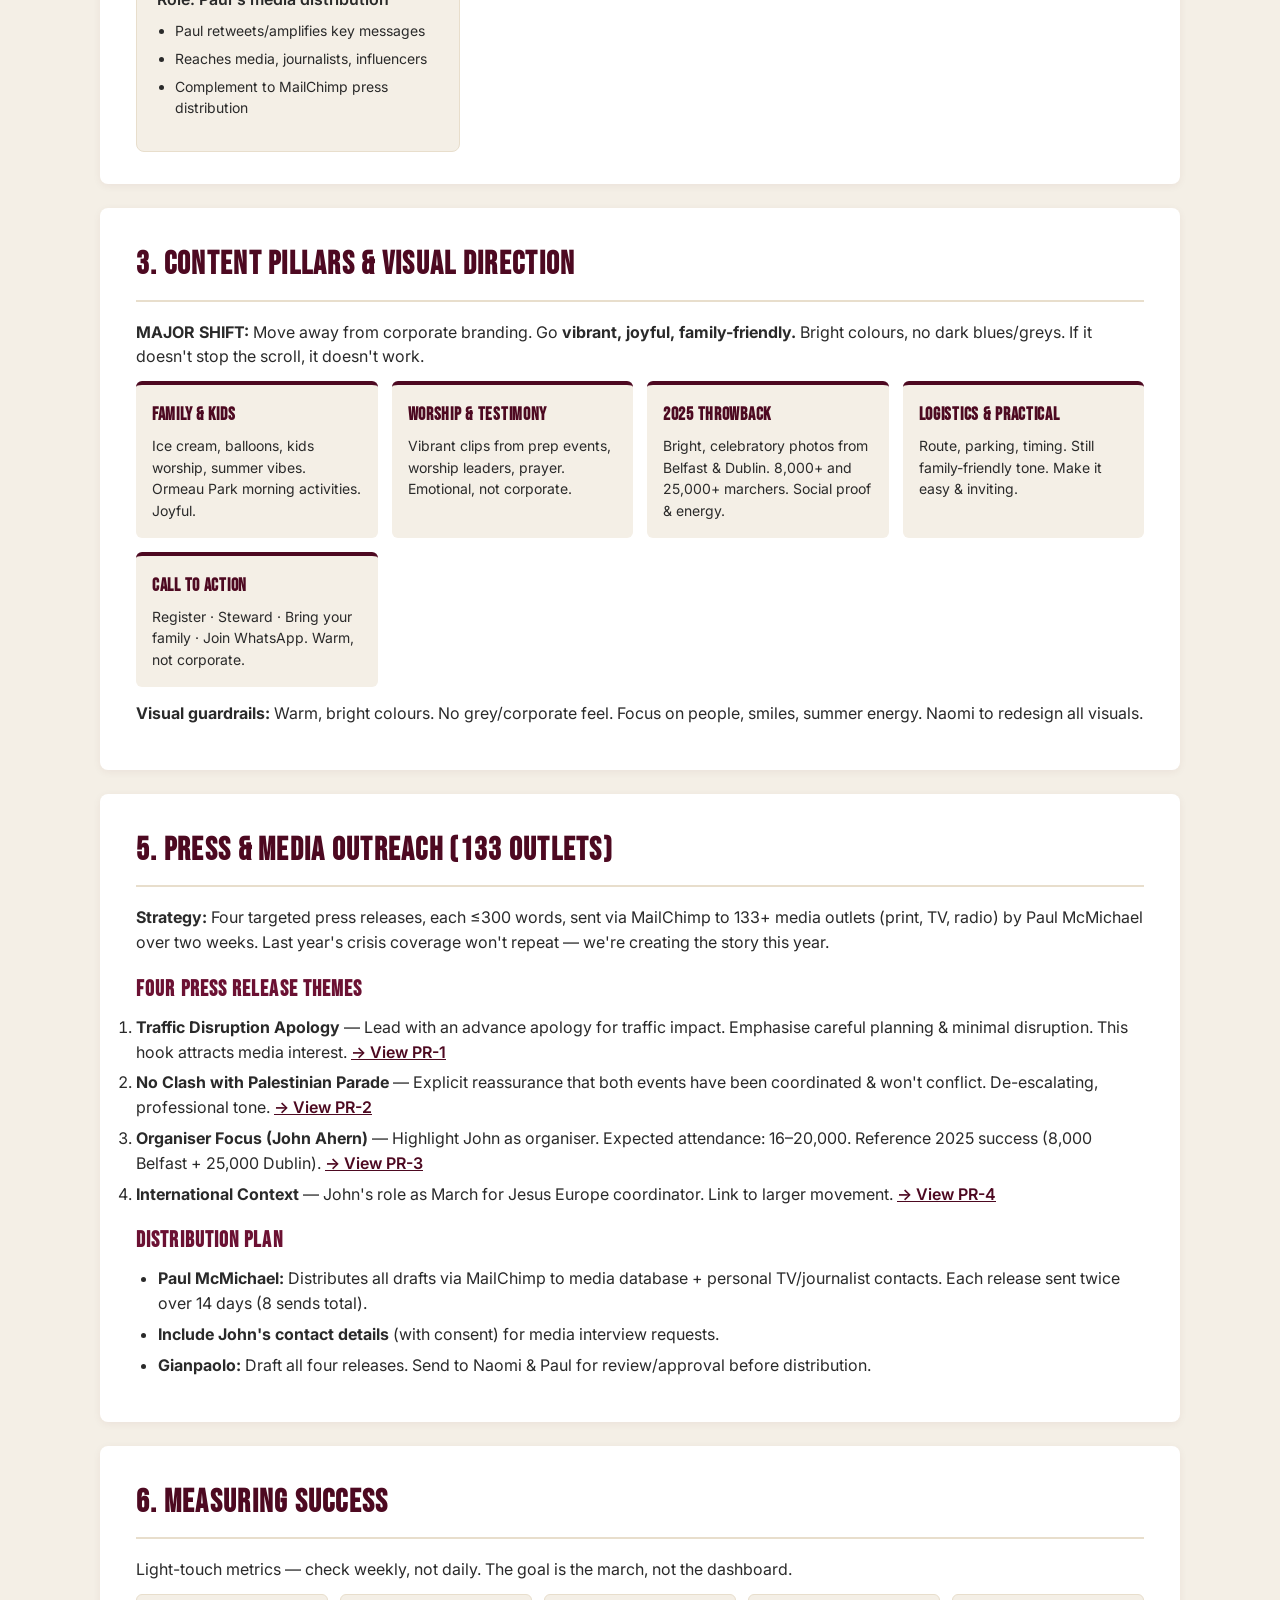
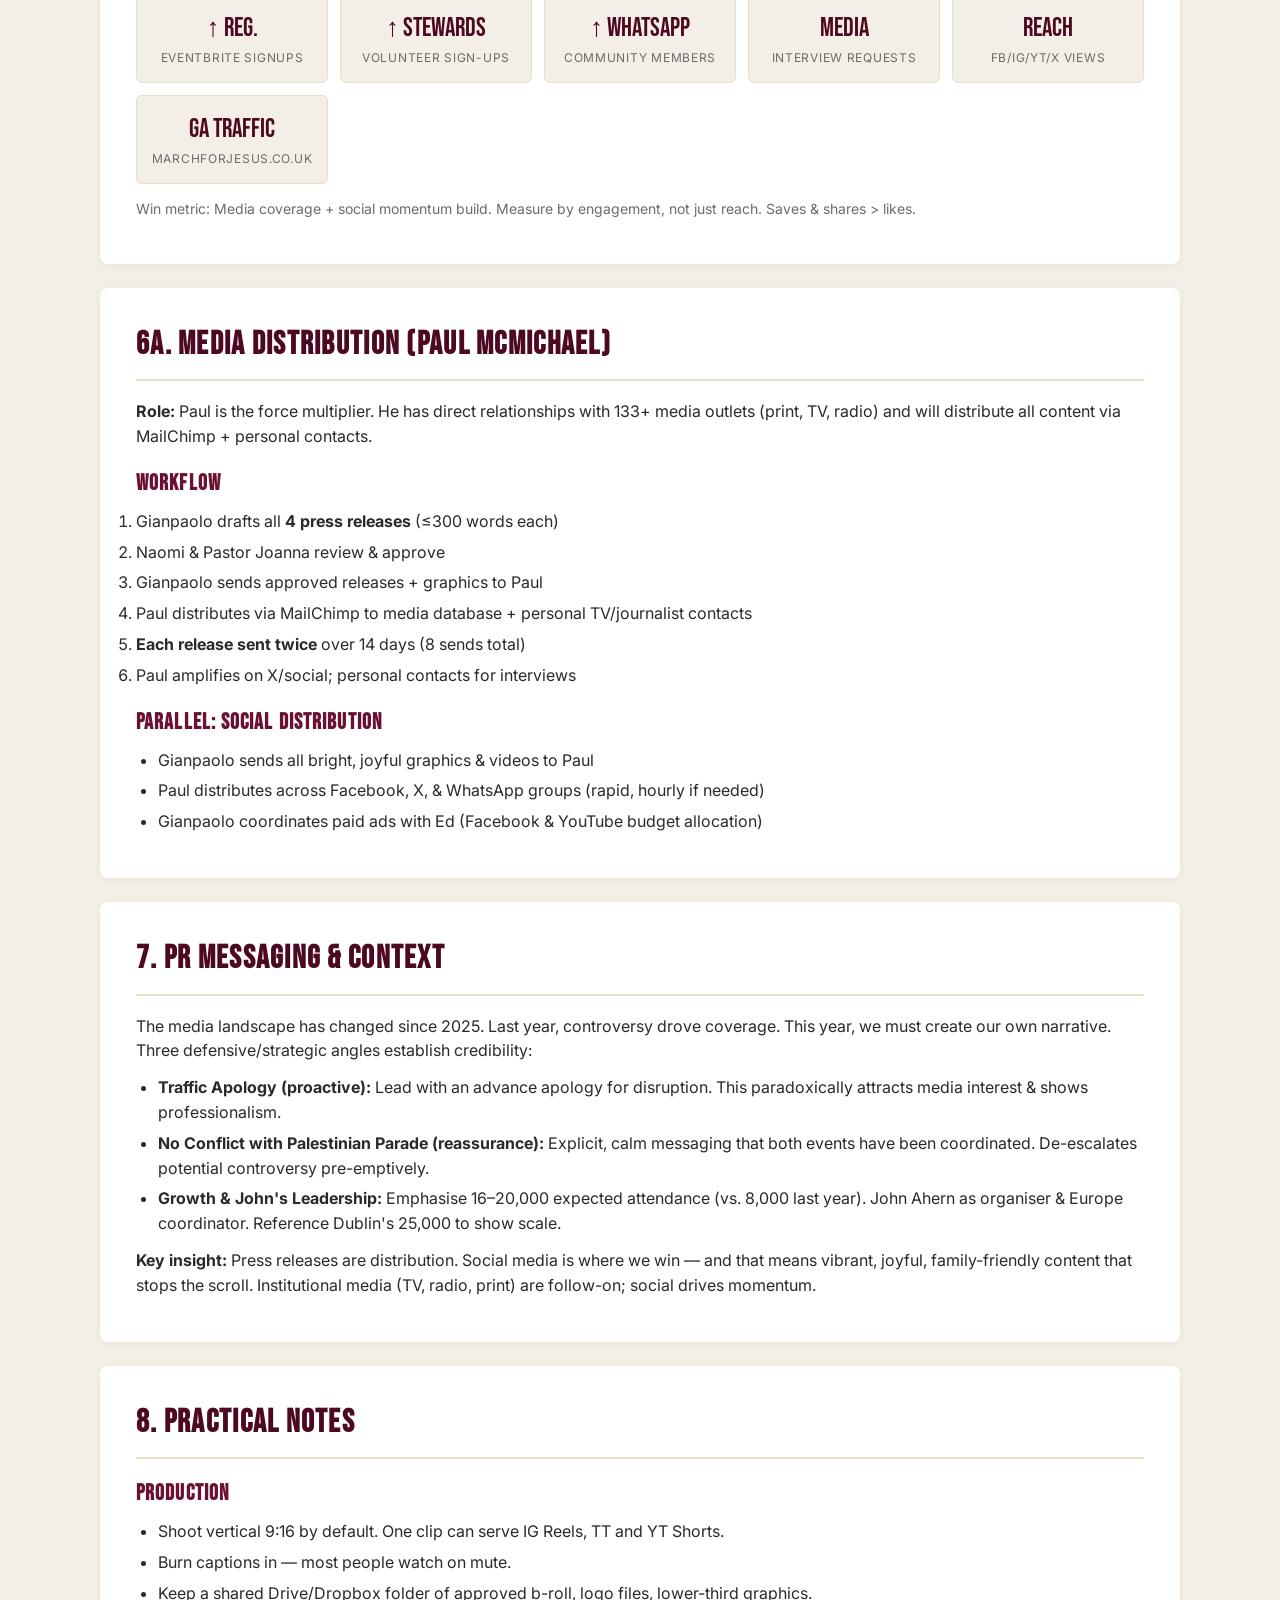
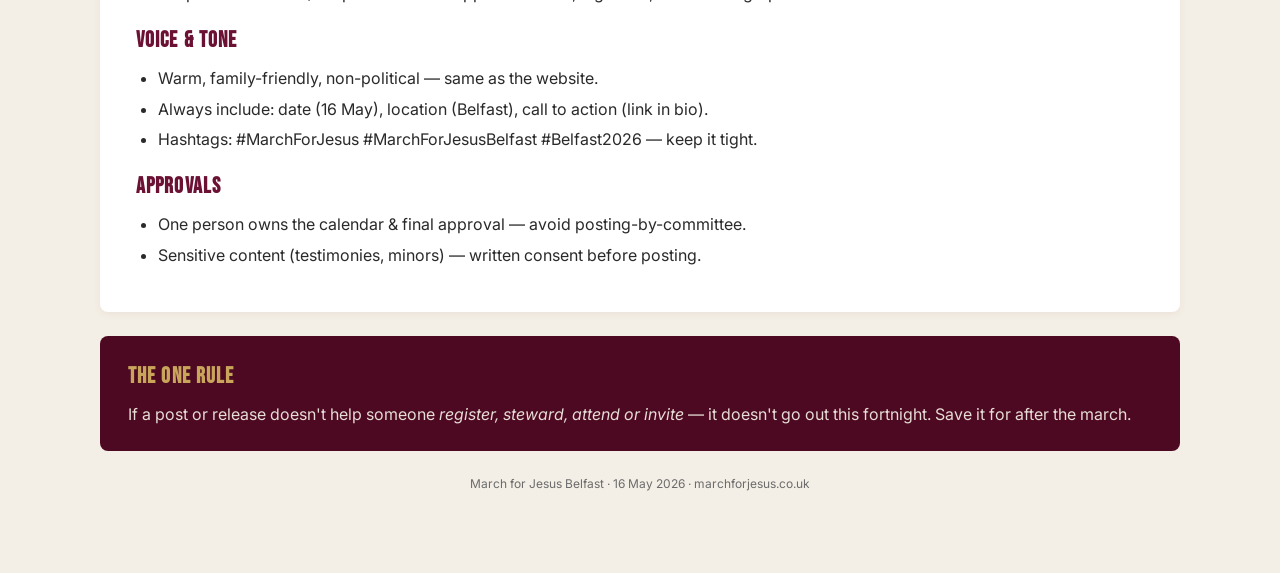
<file: pr-plan.html>
<!DOCTYPE html>
<html lang="en">
<head>
<meta charset="UTF-8">
<meta name="viewport" content="width=device-width, initial-scale=1.0">
<meta name="robots" content="noindex, nofollow">
<title>PR Plan — March for Jesus Belfast 2026</title>
<link href="https://fonts.googleapis.com/css2?family=Bebas+Neue&family=Inter:ital,wght@0,300;0,400;0,500;0,600;0,700&family=League+Gothic&family=Oswald:wght@400;600&family=Space+Mono&display=swap" rel="stylesheet">
<link rel="stylesheet" href="https://cdnjs.cloudflare.com/ajax/libs/font-awesome/6.7.2/css/all.min.css" integrity="sha512-Evv84Mr4kqVGRNSgIGL/F/aIDqQb7xQ2vcrdIwxfjThSH8CSR7PBEakCr51Ck+w+/U6swU2Im1vVX0SVk9ABhg==" crossorigin="anonymous" referrerpolicy="no-referrer">
<style>
  :root{
    --burgundy:#4D0921;
    --burgundy-light:#6b1133;
    --beige:#e8decc;
    --cream:#f4efe6;
    --text:#2a2a2a;
    --muted:#6b6b6b;
    --gold:#c9a55c;
  }
  *{box-sizing:border-box;margin:0;padding:0}
  body{
    font-family:'Inter',sans-serif;
    background:var(--cream);
    color:var(--text);
    line-height:1.55;
    padding:32px 16px 80px;
  }
  .wrap{max-width:1080px;margin:0 auto}
  header{
    background:var(--burgundy);
    color:var(--cream);
    padding:40px 36px;
    border-radius:8px;
    margin-bottom:32px;
    position:relative;
    overflow:hidden;
  }
  header::after{
    content:"";
    position:absolute;right:-40px;top:-40px;
    width:200px;height:200px;
    background:var(--gold);opacity:.12;
    border-radius:50%;
  }
  header .eyebrow{
    font-family:'Bebas Neue',sans-serif;
    letter-spacing:.18em;font-size:14px;
    color:var(--gold);margin-bottom:8px;
  }
  header h1{
    font-family:'Bebas Neue',sans-serif;
    font-size:52px;letter-spacing:.02em;line-height:1;
    margin-bottom:14px;
  }
  header p{font-size:17px;max-width:720px;opacity:.92}
  .stat-row{
    display:flex;gap:16px;flex-wrap:wrap;margin-top:24px;
  }
  .stat{
    background:rgba(255,255,255,.08);
    border:1px solid rgba(232,222,204,.25);
    padding:12px 18px;border-radius:6px;
  }
  .stat strong{
    font-family:'Bebas Neue',sans-serif;
    font-size:24px;color:var(--gold);display:block;line-height:1;
  }
  .stat span{font-size:12px;letter-spacing:.1em;text-transform:uppercase;opacity:.85}

  section{
    background:#fff;
    border-radius:8px;
    padding:32px 36px;
    margin-bottom:24px;
    box-shadow:0 2px 8px rgba(77,9,33,.06);
  }
  h2{
    font-family:'Bebas Neue',sans-serif;
    font-size:32px;letter-spacing:.04em;
    color:var(--burgundy);
    margin-bottom:18px;
    padding-bottom:10px;
    border-bottom:2px solid var(--beige);
  }
  h3{
    font-family:'Bebas Neue',sans-serif;
    font-size:22px;letter-spacing:.05em;
    color:var(--burgundy-light);margin:18px 0 8px;
  }
  p{margin-bottom:12px}
  ul{margin:8px 0 12px 22px}
  li{margin-bottom:6px}

  /* Goals grid */
  .goals{
    display:grid;
    grid-template-columns:repeat(auto-fit,minmax(220px,1fr));
    gap:16px;margin-top:8px;
  }
  .goal{
    background:var(--cream);
    border-left:4px solid var(--burgundy);
    padding:16px 18px;border-radius:4px;
  }
  .goal .num{
    font-family:'Bebas Neue',sans-serif;
    font-size:28px;color:var(--burgundy);line-height:1;
  }
  .goal .label{font-size:13px;color:var(--muted);text-transform:uppercase;letter-spacing:.08em;margin-bottom:6px}

  /* Channel cards */
  .channels{
    display:grid;
    grid-template-columns:repeat(auto-fit,minmax(280px,1fr));
    gap:18px;
  }
  .channel{
    border:1px solid var(--beige);
    border-radius:8px;padding:20px;
    background:var(--cream);
  }
  .channel .icon{
    font-family:'Bebas Neue',sans-serif;
    display:inline-block;
    background:var(--burgundy);color:var(--cream);
    padding:4px 12px;border-radius:3px;
    font-size:14px;letter-spacing:.1em;margin-bottom:8px;
  }
  .channel h4{
    font-family:'Bebas Neue',sans-serif;
    font-size:22px;color:var(--burgundy);margin-bottom:4px;
  }
  .channel .handle{font-size:13px;color:var(--muted);margin-bottom:12px}
  .channel .role{font-weight:600;margin-bottom:8px}
  .channel ul{margin-left:18px;font-size:14px}

  /* Schedule table */
  table{
    width:100%;border-collapse:collapse;margin-top:8px;
    font-size:14px;
  }
  thead th{
    background:var(--burgundy);color:var(--cream);
    text-align:left;padding:10px 12px;
    font-family:'Bebas Neue',sans-serif;letter-spacing:.08em;
    font-size:13px;
  }
  tbody td{
    padding:10px 12px;
    border-bottom:1px solid var(--beige);
    vertical-align:top;
  }
  tbody tr:nth-child(even){background:var(--cream)}
  .pill{
    display:inline-block;
    font-size:11px;font-weight:600;
    padding:2px 8px;border-radius:10px;
    text-transform:uppercase;letter-spacing:.06em;
    margin-right:4px;margin-bottom:2px;
  }
  .pill.ig{background:#fce4ec;color:#880e4f}
  .pill.tt{background:#212121;color:#fff}
  .pill.yt{background:#ffebee;color:#b71c1c}
  .pill.all{background:var(--gold);color:var(--burgundy)}
  .pill.fb{background:#1877f2;color:#fff;opacity:.85}
  .pill.x{background:#000;color:#fff;opacity:.85}

  .pillars{
    display:grid;
    grid-template-columns:repeat(auto-fit,minmax(220px,1fr));
    gap:14px;
  }
  .pillar{
    padding:16px;border-radius:6px;
    background:var(--cream);
    border-top:4px solid var(--burgundy);
  }
  .pillar h4{
    font-family:'Bebas Neue',sans-serif;
    font-size:18px;color:var(--burgundy);margin-bottom:6px;letter-spacing:.04em;
  }
  .pillar p{font-size:14px;color:var(--text);margin:0}

  .kpi-grid{
    display:grid;
    grid-template-columns:repeat(auto-fit,minmax(180px,1fr));
    gap:12px;margin-top:8px;
  }
  .kpi{
    background:var(--cream);padding:14px;border-radius:6px;
    text-align:center;border:1px solid var(--beige);
  }
  .kpi .num{
    font-family:'Bebas Neue',sans-serif;
    font-size:26px;color:var(--burgundy);
  }
  .kpi .label{font-size:12px;color:var(--muted);text-transform:uppercase;letter-spacing:.06em}

  .callout{
    background:var(--burgundy);color:var(--cream);
    padding:24px 28px;border-radius:8px;margin-top:24px;
  }
  .callout h3{color:var(--gold);margin-top:0}
  .callout p{margin:0;opacity:.92}

  footer{
    text-align:center;color:var(--muted);font-size:12px;
    margin-top:24px;
  }
  @media print{
    body{background:#fff;padding:0}
    section,header{box-shadow:none;page-break-inside:avoid}
  }
</style>
</head>
<body>
<div class="wrap">

  <header>
    <div class="eyebrow">PR &amp; Social Media Plan</div>
    <h1>March for Jesus Belfast — Final Push</h1>
    <p>A coordinated three-front strategy: press outreach (133+ media outlets), vibrant social content, and conversion. All hands on deck to drive awareness &amp; attendance for Saturday 16 May 2026.</p>
    <div class="stat-row">
      <div class="stat"><strong id="daysLeft">—</strong><span>Days to march</span></div>
      <div class="stat"><strong>133+</strong><span>Media outlets</span></div>
      <div class="stat"><strong>16–20k</strong><span>Expected attendees</span></div>
      <div class="stat"><strong>16 May</strong><span>Event day</span></div>
    </div>
  </header>

  <section>
    <h2>1. Objectives</h2>
    <p>Last year, controversy drove media coverage. This year, it's been quiet — but social metrics are actually <strong>better than 2025.</strong> We must now <strong>create the story ourselves</strong> through press outreach + vibrant social content. The next 15 days are a coordinated three-front push:</p>
    <div class="goals">
      <div class="goal">
        <div class="label">Front 1</div>
        <div class="num">Press</div>
        <p>133+ media outlets via Paul. Four releases (≤300 words each), sent twice over 14 days. Hook: traffic apology, no conflict with Palestinian parade, John's leadership, growth.</p>
      </div>
      <div class="goal">
        <div class="label">Front 2</div>
        <div class="num">Social</div>
        <p>Vibrant, joyful, family-friendly content. Facebook = primary (local reach). Paul distributes graphics hourly. If it doesn't stop the scroll, it doesn't work.</p>
      </div>
      <div class="goal">
        <div class="label">Front 3</div>
        <div class="num">Conversion</div>
        <p>Register · Steward · Attend. Warm, family-focused messaging. All channels point to Eventbrite, WhatsApp community, website logistics.</p>
      </div>
      <div class="goal">
        <div class="label">Owner</div>
        <div class="num">Leadership</div>
        <p>Gianpaolo = strategy &amp; drafts. Naomi = visuals &amp; approval. Paul = distribution &amp; media. Ed = ad spend. John = organiser presence.</p>
      </div>
    </div>
  </section>

  <section>
    <h2>2. Channels &amp; Roles (Revised Priority)</h2>
    <p>Same brand voice everywhere — but <strong>Facebook is now critical for Belfast reach.</strong> Paul to distribute all graphics across Facebook, X, &amp; WhatsApp groups (some with 26,000+ members). Paid ads on Facebook &amp; YouTube coordinated by Ed.</p>
    <div class="channels">
      <div class="channel">
        <div class="icon">FB</div>
        <h4>Facebook</h4>
        <div class="handle">March for Jesus Ireland</div>
        <div class="role">Role: PRIMARY — local reach</div>
        <ul>
          <li>Where Belfast audience lives</li>
          <li>Bright, joyful visuals stop the scroll</li>
          <li>Paul distributes graphics hourly if needed</li>
          <li>Paid ads via Ed (budget-driven)</li>
          <li>Reshare across WhatsApp groups</li>
        </ul>
      </div>
      <div class="channel">
        <div class="icon">IG</div>
        <h4>Instagram</h4>
        <div class="handle">@marchforjesus</div>
        <div class="role">Role: Younger audience, community</div>
        <ul>
          <li>Reels for reach (15–30s, vertical)</li>
          <li>Stories daily — countdown sticker, polls</li>
          <li>Vibrant, joyful aesthetic (no corporate)</li>
          <li>Families, kids, ice cream, worship</li>
        </ul>
      </div>
      <div class="channel">
        <div class="icon">YT</div>
        <h4>YouTube</h4>
        <div class="handle">@marchforjesus</div>
        <div class="role">Role: Long-form + event-day live</div>
        <ul>
          <li>Shorts mirroring FB &amp; IG content</li>
          <li>1–2 long-form: 2025 recap + "What to expect"</li>
          <li>Paid ads coordinated with Ed</li>
          <li><strong>Live stream from City Hall 3–5 PM on event day</strong></li>
        </ul>
      </div>
      <div class="channel">
        <div class="icon">X</div>
        <h4>X (Twitter)</h4>
        <div class="handle">March for Jesus Ireland</div>
        <div class="role">Role: Paul's media distribution</div>
        <ul>
          <li>Paul retweets/amplifies key messages</li>
          <li>Reaches media, journalists, influencers</li>
          <li>Complement to MailChimp press distribution</li>
        </ul>
      </div>
    </div>
  </section>

  <section>
    <h2>3. Content Pillars &amp; Visual Direction</h2>
    <p><strong>MAJOR SHIFT:</strong> Move away from corporate branding. Go <strong>vibrant, joyful, family-friendly.</strong> Bright colours, no dark blues/greys. If it doesn't stop the scroll, it doesn't work.</p>
    <div class="pillars">
      <div class="pillar"><h4>Family &amp; Kids</h4><p>Ice cream, balloons, kids worship, summer vibes. Ormeau Park morning activities. Joyful.</p></div>
      <div class="pillar"><h4>Worship &amp; Testimony</h4><p>Vibrant clips from prep events, worship leaders, prayer. Emotional, not corporate.</p></div>
      <div class="pillar"><h4>2025 Throwback</h4><p>Bright, celebratory photos from Belfast &amp; Dublin. 8,000+ and 25,000+ marchers. Social proof &amp; energy.</p></div>
      <div class="pillar"><h4>Logistics &amp; Practical</h4><p>Route, parking, timing. Still family-friendly tone. Make it easy &amp; inviting.</p></div>
      <div class="pillar"><h4>Call to Action</h4><p>Register · Steward · Bring your family · Join WhatsApp. Warm, not corporate.</p></div>
    </div>
    <p style="margin-top:14px;"><strong>Visual guardrails:</strong> Warm, bright colours. No grey/corporate feel. Focus on people, smiles, summer energy. Naomi to redesign all visuals.</p>
  </section>

  <section>
    <h2>5. Press &amp; Media Outreach (133 Outlets)</h2>
    <p><strong>Strategy:</strong> Four targeted press releases, each ≤300 words, sent via MailChimp to 133+ media outlets (print, TV, radio) by Paul McMichael over two weeks. Last year's crisis coverage won't repeat — we're creating the story this year.</p>
    <h3>Four Press Release Themes</h3>
    <ol>
      <li><strong>Traffic Disruption Apology</strong> — Lead with an advance apology for traffic impact. Emphasise careful planning &amp; minimal disruption. This hook attracts media interest. <a href="pr-1-traffic-apology.html" style="color:#4D0921;font-weight:600;text-decoration:underline;">→ View PR-1</a></li>
      <li><strong>No Clash with Palestinian Parade</strong> — Explicit reassurance that both events have been coordinated &amp; won't conflict. De-escalating, professional tone. <a href="pr-2-coordination.html" style="color:#4D0921;font-weight:600;text-decoration:underline;">→ View PR-2</a></li>
      <li><strong>Organiser Focus (John Ahern)</strong> — Highlight John as organiser. Expected attendance: 16–20,000. Reference 2025 success (8,000 Belfast + 25,000 Dublin). <a href="pr-3-growth.html" style="color:#4D0921;font-weight:600;text-decoration:underline;">→ View PR-3</a></li>
      <li><strong>International Context</strong> — John's role as March for Jesus Europe coordinator. Link to larger movement. <a href="pr-4-european.html" style="color:#4D0921;font-weight:600;text-decoration:underline;">→ View PR-4</a></li>
    </ol>
    <h3>Distribution Plan</h3>
    <ul>
      <li><strong>Paul McMichael:</strong> Distributes all drafts via MailChimp to media database + personal TV/journalist contacts. Each release sent twice over 14 days (8 sends total).</li>
      <li><strong>Include John's contact details</strong> (with consent) for media interview requests.</li>
      <li><strong>Gianpaolo:</strong> Draft all four releases. Send to Naomi &amp; Paul for review/approval before distribution.</li>
    </ul>
  </section>

  <section>
    <h2>6. Measuring Success</h2>
    <p>Light-touch metrics — check weekly, not daily. The goal is the march, not the dashboard.</p>
    <div class="kpi-grid">
      <div class="kpi"><div class="num">↑ Reg.</div><div class="label">Eventbrite signups</div></div>
      <div class="kpi"><div class="num">↑ Stewards</div><div class="label">Volunteer sign-ups</div></div>
      <div class="kpi"><div class="num">↑ WhatsApp</div><div class="label">Community members</div></div>
      <div class="kpi"><div class="num">Media</div><div class="label">Interview requests</div></div>
      <div class="kpi"><div class="num">Reach</div><div class="label">FB/IG/YT/X views</div></div>
      <div class="kpi"><div class="num">GA traffic</div><div class="label">marchforjesus.co.uk</div></div>
    </div>
    <p style="margin-top:14px;font-size:14px;color:var(--muted)">Win metric: Media coverage + social momentum build. Measure by engagement, not just reach. Saves &amp; shares > likes.</p>
  </section>

  <section>
    <h2>6a. Media Distribution (Paul McMichael)</h2>
    <p><strong>Role:</strong> Paul is the force multiplier. He has direct relationships with 133+ media outlets (print, TV, radio) and will distribute all content via MailChimp + personal contacts.</p>
    <h3>Workflow</h3>
    <ol>
      <li>Gianpaolo drafts all <strong>4 press releases</strong> (≤300 words each)</li>
      <li>Naomi &amp; Pastor Joanna review &amp; approve</li>
      <li>Gianpaolo sends approved releases + graphics to Paul</li>
      <li>Paul distributes via MailChimp to media database + personal TV/journalist contacts</li>
      <li><strong>Each release sent twice</strong> over 14 days (8 sends total)</li>
      <li>Paul amplifies on X/social; personal contacts for interviews</li>
    </ol>
    <h3>Parallel: Social Distribution</h3>
    <ul>
      <li>Gianpaolo sends all bright, joyful graphics &amp; videos to Paul</li>
      <li>Paul distributes across Facebook, X, &amp; WhatsApp groups (rapid, hourly if needed)</li>
      <li>Gianpaolo coordinates paid ads with Ed (Facebook &amp; YouTube budget allocation)</li>
    </ul>
  </section>

  <section>
    <h2>7. PR Messaging &amp; Context</h2>
    <p>The media landscape has changed since 2025. Last year, controversy drove coverage. This year, we must create our own narrative. Three defensive/strategic angles establish credibility:</p>
    <ul>
      <li><strong>Traffic Apology (proactive):</strong> Lead with an advance apology for disruption. This paradoxically attracts media interest &amp; shows professionalism.</li>
      <li><strong>No Conflict with Palestinian Parade (reassurance):</strong> Explicit, calm messaging that both events have been coordinated. De-escalates potential controversy pre-emptively.</li>
      <li><strong>Growth &amp; John's Leadership:</strong> Emphasise 16–20,000 expected attendance (vs. 8,000 last year). John Ahern as organiser &amp; Europe coordinator. Reference Dublin's 25,000 to show scale.</li>
    </ul>
    <p style="margin-top:12px;"><strong>Key insight:</strong> Press releases are distribution. Social media is where we win — and that means vibrant, joyful, family-friendly content that stops the scroll. Institutional media (TV, radio, print) are follow-on; social drives momentum.</p>
  </section>

  <section>
    <h2>8. Practical Notes</h2>
    <h3>Production</h3>
    <ul>
      <li>Shoot vertical 9:16 by default. One clip can serve IG Reels, TT and YT Shorts.</li>
      <li>Burn captions in — most people watch on mute.</li>
      <li>Keep a shared Drive/Dropbox folder of approved b-roll, logo files, lower-third graphics.</li>
    </ul>
    <h3>Voice &amp; tone</h3>
    <ul>
      <li>Warm, family-friendly, non-political — same as the website.</li>
      <li>Always include: date (16 May), location (Belfast), call to action (link in bio).</li>
      <li>Hashtags: #MarchForJesus #MarchForJesusBelfast #Belfast2026 — keep it tight.</li>
    </ul>
    <h3>Approvals</h3>
    <ul>
      <li>One person owns the calendar &amp; final approval — avoid posting-by-committee.</li>
      <li>Sensitive content (testimonies, minors) — written consent before posting.</li>
    </ul>
  </section>

  <div class="callout">
    <h3>The one rule</h3>
    <p>If a post or release doesn't help someone <em>register, steward, attend or invite</em> — it doesn't go out this fortnight. Save it for after the march.</p>
  </div>

  <footer>
    March for Jesus Belfast · 16 May 2026 · marchforjesus.co.uk
  </footer>

</div>

<script>
  function updateDaysLeft() {
    const today = new Date(2026, 4, 1); // May 1, 2026
    const eventDay = new Date(2026, 4, 16); // May 16, 2026
    const daysLeft = Math.ceil((eventDay - today) / (1000 * 60 * 60 * 24));
    document.getElementById('daysLeft').textContent = Math.max(0, daysLeft);
  }
  updateDaysLeft();
</script>
</body>
</html>
</file>
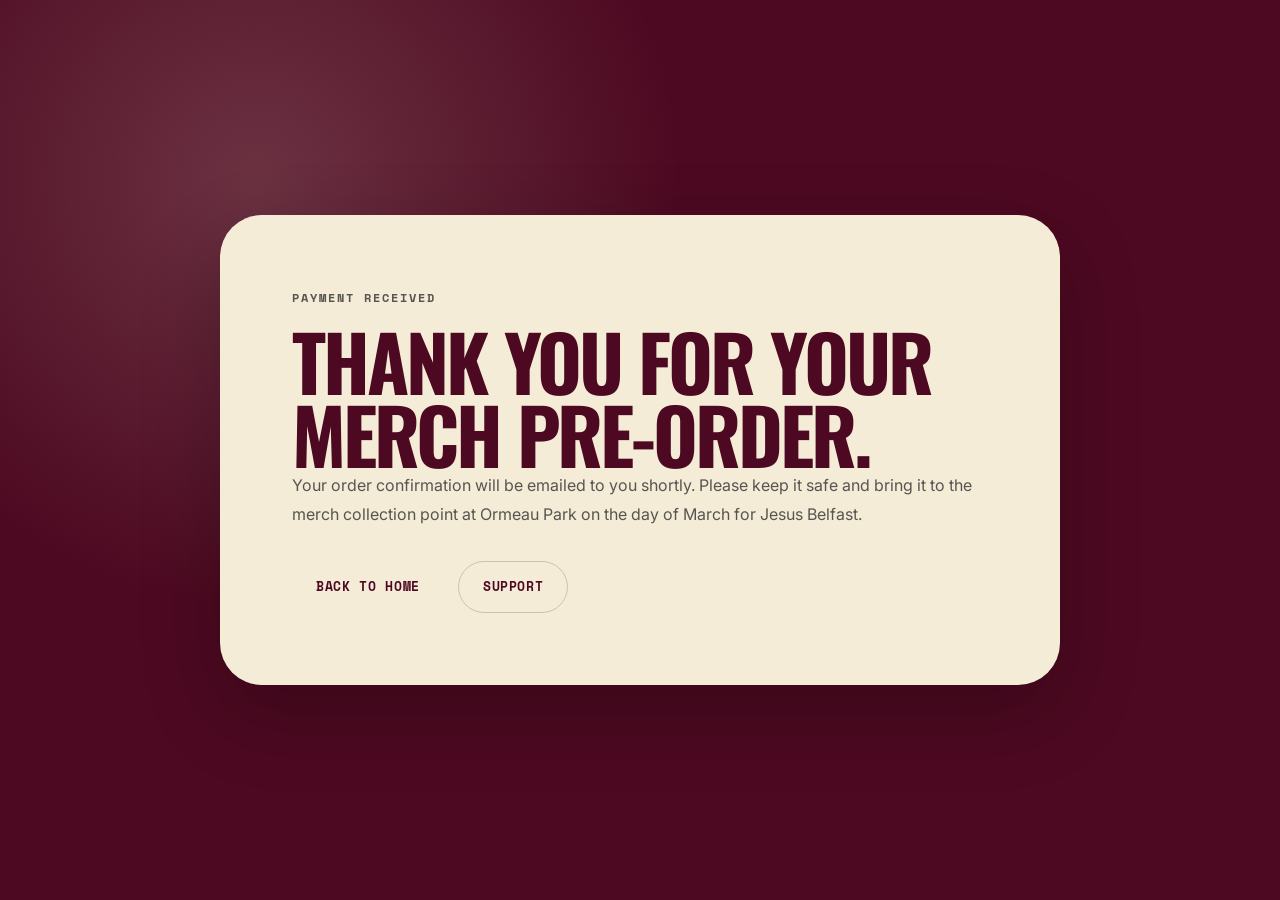
<file: shop-success.html>
<!DOCTYPE html>
<html lang="en">
<head>
<meta charset="UTF-8">
<meta name="viewport" content="width=device-width, initial-scale=1.0">
<meta name="robots" content="noindex,nofollow">
<title>Order received | March for Jesus Belfast</title>
<script async src="https://www.googletagmanager.com/gtag/js?id=G-B08WPFHX9Q"></script>
<script>
  window.dataLayer = window.dataLayer || [];
  function gtag(){dataLayer.push(arguments);}
  gtag('js', new Date());
  gtag('config', 'G-B08WPFHX9Q');
</script>
<link rel="icon" type="image/png" sizes="32x32" href="images/favicon-32.png">
<link rel="apple-touch-icon" sizes="180x180" href="images/favicon-180.png">
<link rel="stylesheet" href="styles.css?v=20260430-watch">
<link rel="stylesheet" href="shop.css">
<link href="https://fonts.googleapis.com/css2?family=Bebas+Neue&family=Inter:ital,wght@0,300;0,400;0,500;0,600;0,700;0,800&family=League+Gothic&family=Oswald:wght@400;600;700&family=Space+Mono&display=swap" rel="stylesheet">
</head>
<body class="shop-body shop-success-body">
<main class="shop-success">
<section class="shop-success-card">
<p class="shop-kicker">Payment received</p>
<h1>Thank you for your merch pre-order.</h1>
<p id="successConfirmationLine">Your order confirmation will be emailed to you shortly. Please keep it safe and bring it to the merch collection point at Ormeau Park on the day of March for Jesus Belfast.</p>
<div id="successOrderDetails" class="shop-success-details" hidden>
<div class="shop-success-details__row">
<span class="shop-success-details__label">Order reference</span>
<strong id="successOrderRef" class="shop-success-details__ref">—</strong>
</div>
<p class="shop-success-details__hint">Quote this reference if you need to check on your order. If you don't see the email within a few minutes, check your spam folder, then email <a href="mailto:information@marchforjesus.co.uk">information@marchforjesus.co.uk</a> with your order reference and we'll confirm your order is on file.</p>
</div>
<div class="shop-success-actions">
<a class="shop-primary-link" href="index.html"><span class="shop-primary-link__sheen" aria-hidden="true"></span><span class="shop-primary-link__label">Back to home</span></a>
<a class="shop-secondary-link" href="index.html#support">Support</a>
</div>
</section>
</main>
<script>
var sessionId = new URLSearchParams(window.location.search).get('session_id');
if (typeof gtag === 'function') {
  gtag('event', 'purchase_complete', {
    event_category: 'merch',
    checkout_session_id: sessionId || ''
  });
}

(function loadOrderDetails() {
  if (!sessionId) return;
  var apiBase = 'https://mfj-merch-orders.valerogian.workers.dev';
  var detailsBox = document.getElementById('successOrderDetails');
  var refEl = document.getElementById('successOrderRef');
  var lineEl = document.getElementById('successConfirmationLine');
  var attempts = 0;
  var maxAttempts = 8;

  function escapeHtml(value) {
    return String(value).replace(/[&<>"']/g, function (ch) {
      return { '&': '&amp;', '<': '&lt;', '>': '&gt;', '"': '&quot;', "'": '&#39;' }[ch];
    });
  }

  function poll() {
    attempts += 1;
    fetch(apiBase + '/api/orders/lookup?session_id=' + encodeURIComponent(sessionId), {
      headers: { Accept: 'application/json' }
    }).then(function (r) {
      return r.ok ? r.json() : null;
    }).then(function (data) {
      if (data && data.status === 'ready') {
        if (refEl) refEl.textContent = data.orderRef;
        if (detailsBox) detailsBox.hidden = false;
        if (lineEl && data.customerEmail) {
          lineEl.innerHTML = 'Your order confirmation has been emailed to <strong>' + escapeHtml(data.customerEmail) + '</strong>. Please keep it safe and bring it to the merch collection point at Ormeau Park on the day of March for Jesus Belfast. If that email address looks wrong, contact us straight away with your order reference below so we can update your contact details.';
        }
        return;
      }
      if (attempts < maxAttempts) {
        setTimeout(poll, 2000);
      }
    }).catch(function () {
      if (attempts < maxAttempts) {
        setTimeout(poll, 2000);
      }
    });
  }

  poll();
})();
</script>
</body>
</html>
</file>
<file: styles.css>
/* Variables */
:root {
  --burgundy: #4D0921;
  --burgundy-light: #6b1133;
  --beige: #e8decc;
  --cream: #f4efe6;
  --text: #2a2a2a;

  --radius: 12px;
  --shadow-soft: 0 8px 30px rgba(0,0,0,0.08);
  --shadow-strong: 0 15px 40px rgba(0,0,0,0.15);
}

/* Base Styles */
* {
  margin: 0;
  padding: 0;
  box-sizing: border-box;
}

html {
  overflow-x: hidden;
}

body {
  font-family: 'Space Mono', monospace;
  font-size: 16px;
  color: var(--text);
  line-height: 1.6;
  overflow-x: hidden;
}

h1, h2, h3, .logo {
  font-family: 'Bebas Neue', sans-serif;
  letter-spacing: 2px;
}

section {
  padding: 100px 8%;
}

section h2 {
  color: #F8EEE0;
}

section h3{
color:#F8EEE0;
}

.light-section h2{
color:#4D0921;
}

.light-section h3{
color:#4D0921;
}

/* NAVIGATION BAR */

.nav {
  background: #4D0921;
  border-bottom: 1px solid rgba(255,255,255,0.1);
  padding: 18px 40px;
  position: sticky;
  top: 0;
  z-index: 1000;
  transition: all 0.3s ease;
}

.nav.scrolled {
  padding: 10px 40px;
  background: rgba(77, 9, 33, 0.95);
  box-shadow: 0 8px 20px rgba(0,0,0,0.2);
}

.nav-inner {
  display: flex;
  justify-content: space-between;
  align-items: center;
  max-width: 1200px;
  margin: auto;
}

.logo {
  color: #F8EEE0;
  font-size: 48px;
  text-decoration: none;
  font-family: 'Bebas Neue', sans-serif;
  font-weight: 700;
  display: flex;
  align-items: center;
}

.logo img {
  height: 130px;
  width: auto;
  object-fit: contain;
  max-width: 180px;
}

.menu{
  margin-left:auto;
}

.menu-toggle {
  display: none;
  background: transparent;
  border: none;
  cursor: pointer;
  padding: 6px;
}

.menu-toggle span {
  display: block;
  width: 26px;
  height: 3px;
  margin: 5px 0;
  background: #F8EEE0;
  border-radius: 2px;
  transition: transform .25s ease, opacity .25s ease;
}

.menu-toggle.is-active span:nth-child(1) {
  transform: translateY(8px) rotate(45deg);
}

.menu-toggle.is-active span:nth-child(2) {
  opacity: 0;
}

.menu-toggle.is-active span:nth-child(3) {
  transform: translateY(-8px) rotate(-45deg);
}

.menu > ul {
  display: flex;
  gap: 35px;
  list-style: none;
}

.menu ul li {
  position: relative;
}

.menu ul li a {
  color: white;
  text-decoration: none;
  font-size: 15px;
  position: relative;
  padding-bottom: 4px;
}

.menu ul li a::after {
  content: "";
  position: absolute;
  left: 0;
  bottom: 0;
  width: 0%;
  height: 2px;
  background: #F8EEE0;
  transition: width 0.3s ease;
}

.menu ul li a:hover::after {
  width: 100%;
}

/* Dropdown Menu */
.dropdown-menu {
  display: none;
  position: absolute;
  top: 100%;
  left: 0;
  background: #80455F;
  min-width: 220px;
  box-shadow: 0 10px 25px rgba(0, 0, 0, 0.2);
  border-radius: 4px;
  overflow: hidden;
}

.dropdown-menu li {
  display: block;
}

.dropdown-menu a {
  color: white;
  display: block;
  padding: 12px 16px;
}

.dropdown-menu a:hover {
  background: #4D0921;
}

.dropdown:hover .dropdown-menu {
  display: block;
}

.dropdown.open .dropdown-menu {
  display: block;
}



/* Hero Section */

/* Hero Section */
.hero {
  height: 90vh;
  background: url('images/mfj/home.jpg') center/cover no-repeat;
  position: relative;
  display: flex;
  align-items: center;
  justify-content: center;
  text-align: center;
  color: white;
}

.hero::before {
  content: "";
  position: absolute;
  inset: 0;
  background: linear-gradient(
    to bottom,
    rgba(0,0,0,0.5),
    rgba(0,0,0,0.4)
  );
}

.hero-content {
  position: relative;
  z-index: 2;
}

.hero h1 {
  font-family: 'Bebas Neue', sans-serif;
  font-size: 140px;
  letter-spacing: 4px;
  text-transform: uppercase;
  color: #F8EEE0;
  text-shadow:
    6px 6px 0px #4D0921,
    10px 10px 20px rgba(0,0,0,0.35);
  margin-bottom: 0;
  line-height: 1;
}

.hero-date,
.hero-location {
  display: inline-block;
  padding: 12px 30px;
  margin: 4px;
  font-weight: 600;
  letter-spacing: 2px;
}

.hero-date {
  background: #e8decc;
  color: #2a2a2a;
}

.hero-location {
  background: #4D0921;
}

.hero-cta {
  display: block;
  margin: 24px auto 0;
  padding: 14px 36px;
  width: fit-content;
  background: #4D0921;
  color: #fff;
  font-family: 'Space Mono', monospace;
  font-size: 1rem;
  font-weight: 600;
  text-decoration: none;
  letter-spacing: 1.5px;
  border: 2px solid #4D0921;
  border-radius: 30px;
  box-shadow: var(--shadow-soft);
  transition: all .3s ease;
}

.hero-cta:hover {
  background: #fff;
  border-color: #fff;
  color: #4D0921;
  transform: translateY(-2px);
}

.countdown {
  display: flex;
  justify-content: center;
  margin-bottom: 16px;
}

.countdown-grid {
  background: #e8decc;
  color: #2a2a2a;
  display: flex;
  gap: 40px;
  padding: 20px 40px;
  text-align: center;
  border-radius: var(--radius);
  box-shadow: var(--shadow-soft);
}

.countdown-item {
  display: flex;
  flex-direction: column;
  align-items: center;
}

.label {
  font-size: 12px;
  letter-spacing: 2px;
  margin-bottom: 6px;
}

.number {
  font-size: 32px;
  font-weight: 600;
  letter-spacing: 2px;
}

/* Gallery Section */
.gallery {
  background: var(--burgundy);
  color: white;
  text-align: center;
  position: relative;
  overflow: hidden;
}

.gallery::before {
  content: "";
  position: absolute;
  inset: 0;
  background:
    radial-gradient(circle at 12% 18%, rgba(248, 238, 224, 0.10) 0 8px, transparent 9px),
    radial-gradient(circle at 80% 22%, rgba(248, 238, 224, 0.08) 0 7px, transparent 8px),
    radial-gradient(circle at 30% 75%, rgba(248, 238, 224, 0.07) 0 6px, transparent 7px),
    radial-gradient(circle at 70% 82%, rgba(248, 238, 224, 0.09) 0 8px, transparent 9px);
  pointer-events: none;
  z-index: 0;
}

.gallery::after {
  content: "";
  position: absolute;
  inset: 0;
  background:
    radial-gradient(circle at 0% 20%, rgba(248, 238, 224, 0.16) 0 14px, transparent 15px),
    radial-gradient(circle at 0% 60%, rgba(248, 238, 224, 0.12) 0 10px, transparent 11px),
    radial-gradient(circle at 0% 88%, rgba(248, 238, 224, 0.10) 0 8px, transparent 9px),
    radial-gradient(circle at 100% 15%, rgba(248, 238, 224, 0.14) 0 12px, transparent 13px),
    radial-gradient(circle at 100% 52%, rgba(248, 238, 224, 0.11) 0 9px, transparent 10px),
    radial-gradient(circle at 100% 84%, rgba(248, 238, 224, 0.13) 0 11px, transparent 12px),
    linear-gradient(to right, rgba(248, 238, 224, 0.12), transparent 20%),
    linear-gradient(to left, rgba(248, 238, 224, 0.12), transparent 20%);
  pointer-events: none;
  z-index: 0;
}

.gallery > * {
  position: relative;
  z-index: 1;
}

.gallery h2 {
  font-size: 60px;
  margin-bottom: 40px;
}

.gallery-grid {
  display: grid;
  grid-template-columns: repeat(4, 1fr);
  grid-auto-rows: 200px;
  gap: 15px;
}

.gallery-grid a {
  display: block;
  overflow: hidden;
}

.gallery-grid img {
  width: 100%;
  height: 100%;
  object-fit: cover;
  border-radius: 10px;
  transition: transform .4s ease;
}

.gallery-grid img:hover {
  transform: scale(1.08);
}

.gallery-toggle-btn {
  display: none;
  margin: 30px auto 0;
  padding: 12px 30px;
  background: #e8decc;
  color: #4D0921;
  border: none;
  font-family: 'Space Mono', monospace;
  font-size: 1rem;
  font-weight: 600;
  cursor: pointer;
  transition: background .3s ease;
}

.gallery-toggle-btn:hover {
  background: #d7cbb8;
}

/* Watch Section */
.watch {
  background: #f4efe6;
  padding: 120px 8%;
}

.watch-container {
  max-width: 1200px;
  margin: 0 auto;
}

.watch-feature {
  display: grid;
  grid-template-columns: 0.8fr 1.2fr;
  gap: 50px;
  align-items: center;
  margin-bottom: 70px;
}

.watch-text {
  text-align: left;
}

.watch-label {
  display: inline-block;
  color: #4D0921;
  font-weight: 700;
  text-transform: uppercase;
  letter-spacing: 2px;
  margin-bottom: 14px;
}

.watch-text h2 {
  font-family: 'Oswald', sans-serif;
  font-size: 64px;
  line-height: 1;
  color: #4D0921;
  margin-bottom: 20px;
  text-transform: uppercase;
}

.watch-text p {
  font-size: 17px;
  line-height: 1.7;
  margin-bottom: 26px;
  max-width: 420px;
}

.video-wrapper {
  width: 100%;
  border-radius: 18px;
  overflow: hidden;
  box-shadow: var(--shadow-strong);
  background: #000;
}

.video-wrapper iframe {
  display: block;
  width: 100%;
  aspect-ratio: 16 / 9;
  border: 0;
}

.watch-lower {
  display: grid;
  grid-template-columns: 1.1fr 0.9fr;
  gap: 45px;
  align-items: center;
  background: #fffaf3;
  padding: 36px;
  border-radius: 24px;
  box-shadow: var(--shadow-strong);
}

.watch-lower + .watch-lower {
  margin-top: 32px;
}

.watch-info {
  text-align: left;
}

.watch-info>h3 {
  font-family: 'Oswald', sans-serif;
  font-size: 40px;
  color: #4D0921;
  margin-bottom: 24px;
  text-transform: uppercase;
}

.watch-info > p {
  font-family: 'Inter', sans-serif;
  font-size: 1rem;
  line-height: 1.7;
  color: #4a3c3c;
  margin-bottom: 24px;
  max-width: 42ch;
}

.watch-stats {
  display: grid;
  grid-template-columns: 1fr 1fr;
  gap: 22px;
  margin-bottom: 28px;
}

.stat {
  background: #f4efe6;
  padding: 24px 18px;
  border-radius: 16px;
  text-align: center;
}

.stat h3 {
  font-family: 'Oswald', sans-serif;
  font-size: 42px;
  color: #4D0921;
}

.stat p {
  font-size: 14px;
  margin-top: 6px;
}

.btn,
.watch .btn {
  display: inline-block;
  background: #4D0921;
  color: white;
  padding: 12px 30px;
  border-radius: 30px;
  text-decoration: none;
  font-weight: 600;
  transition: all 0.3s ease;
}

.btn:hover,
.watch .btn:hover {
  background: #6A0028;
  transform: translateY(-2px);
}

@media (max-width: 900px) {
  .watch {
    padding: 80px 6%;
  }

  .watch-feature,
  .watch-lower {
    grid-template-columns: 1fr;
  }

  .watch-text,
  .watch-info {
    text-align: center;
  }

  .watch-text p {
    margin-left: auto;
    margin-right: auto;
  }

  .watch-text h2 {
    font-size: 44px;
  }

  .watch-lower {
    padding: 24px;
  }
}

@media (max-width: 600px) {
  .watch-stats {
    grid-template-columns: 1fr;
  }

  .watch-text h2 {
    font-size: 38px;
  }
}

/* About Section */
.about {
  background: var(--burgundy);
  color: white;
  display: grid;
  grid-template-columns: 1fr 1fr;
  gap: 40px;
  align-items: center;
}

.about h2 {
  font-size: 60px;
  margin-bottom: 20px;
}

.about-images {
  display: flex;
  justify-content: center;
  align-items: center;
}

.about-main {
  position: relative;
  width: 420px;
}

/* centre image */

.about-main img:first-child {
  width: 100%;
  border: 14px solid #e8decc;
  box-shadow: 0 20px 40px rgba(0, 0, 0, 0.25);
}

/* corner images */

.about-overlay {
  position: absolute;
  width: 220px;
  border: 14px solid #e8decc;
  box-shadow: 0 15px 30px rgba(0, 0, 0, 0.25);
}

/* top left image */

.top-left {
  top: -40px;
  left: -80px;
  z-index: 3;
}

/* bottom right image */

.bottom-right {
  bottom: -40px;
  right: -80px;
  z-index: 1;
}

/* Sign Up Section */
.signup {
  background: #f4efe6;
  text-align: center;
}

.signup h2 {
  font-size: 60px;
  margin-bottom: 10px;
}

.signup-subtitle {
  font-family: 'Inter', sans-serif;
  font-size: 1.1rem;
  color: #555;
  margin-bottom: 10px;
}

.signup-steps {
  display: grid;
  grid-template-columns: repeat(4, 1fr);
  gap: 12px;
  margin-top: 32px;
  counter-reset: step;
}

.signup-step {
  display: flex;
  flex-direction: column;
  text-decoration: none;
  color: inherit;
  background: #fff;
  overflow: hidden;
  transition: all 0.3s ease;
  position: relative;
  border-radius: 16px;
  box-shadow: 0 4px 24px rgba(77,9,33,0.08);
  min-height: 420px;
}

.signup-step:hover {
  transform: translateY(-8px) scale(1.01);
  box-shadow: 0 20px 40px rgba(0,0,0,0.15);
}

.step-number {
  background: #4D0921;
  color: #F8EEE0;
  font-family: 'Bebas Neue', sans-serif;
  font-size: 28px;
  width: 48px;
  height: 48px;
  display: flex;
  align-items: center;
  justify-content: center;
  position: absolute;
  top: 0;
  left: 0;
  z-index: 2;
}

.step-content {
  display: flex;
  flex-direction: column;
  align-items: center;
  flex: 1;
  padding: 24px 20px;
  justify-content: space-between;
  gap: 6px;
}

.signup-step img,
.step-icon {
  width: 100%;
  height: 260px;
}

.signup-step img {
  display: block;
  object-fit: cover;
  object-position: center;
  transition: transform 0.4s ease;
}

.signup-step:hover img {
  transform: scale(1.05);
}

.signup-steps .signup-step:nth-child(3) img {
  object-position: center 70%;
}

.step-icon {
  display: flex;
  align-items: center;
  justify-content: center;
  font-size: 92px;
  color: #25D366;
  margin-bottom: 24px;
  padding-top: 0;
}

.signup-steps .signup-step:nth-child(2) .step-content {
  padding-top: 24px;
  justify-content: flex-start;
}

.signup-step h3 {
  font-family: 'Oswald', sans-serif;
  font-size: 1.1rem;
  font-weight: 600;
  margin-bottom: 0;
  color: #2a2a2a;
  min-height: 60px;
  text-align: center;
  letter-spacing: 0.5px;
}

.signup-steps .signup-step:not(:nth-child(2)) h3 {
  margin-top: 18px;
}

.signup-step p {
  font-family: 'Inter', sans-serif;
  font-size: 0.9rem;
  color: #666;
  line-height: 1.5;
  flex: 1;
  margin: 0 0 8px 0;
  text-align: center;
}

.signup-btn {
  display: inline-block;
  background: #4D0921;
  color: white;
  border: none;
  padding: 10px 24px;
  margin-top: 4px;
  font-family: 'Space Mono', monospace;
  font-size: 0.85rem;
  font-weight: 600;
  cursor: pointer;
  transition: background .3s ease;
  border-radius: 30px;
  box-shadow: 0 2px 8px rgba(77,9,33,0.08);
}

.signup-btn:hover {
  background: #6b1133;
}

/* Launch Nights Section */
.launch-nights {
  background: url('images/mfj/gallery1.jpg') center/cover no-repeat;
  color: #F8EEE0;
  text-align: center;
  position: relative;
  overflow: hidden;
}

.launch-nights::before {
  content: "";
  position: absolute;
  inset: 0;
  background: linear-gradient(180deg, rgba(50, 8, 23, 0.82), rgba(77, 9, 33, 0.88));
  z-index: 0;
  pointer-events: none;
}

.launch-nights > * {
  position: relative;
  z-index: 1;
}

.launch-nights h2 {
  font-size: 60px;
  margin-bottom: 10px;
}

.launch-subtitle {
  font-family: 'Inter', sans-serif;
  font-size: 1.05rem;
  color: rgba(248, 238, 224, 0.75);
  margin-bottom: 10px;
}

.launch-grid {
  display: grid;
  grid-template-columns: repeat(2, 1fr);
  gap: 28px;
  margin-top: 40px;
}

.launch-card {
  display: block;
  background: rgba(248, 238, 224, 0.08);
  border: 1px solid rgba(248, 238, 224, 0.15);
  padding: 32px 24px;
  text-align: left;
  transition: transform .2s ease, box-shadow .2s ease, background .2s ease, border-color .2s ease, color .2s ease;
  border-radius: var(--radius);
  backdrop-filter: blur(6px);
  text-decoration: none;
  color: inherit;
}

.launch-card:hover {
  transform: translateY(-6px);
  box-shadow: 0 8px 24px rgba(0, 0, 0, 0.3);
  background: rgba(248, 238, 224, 0.95);
  border-color: rgba(248, 238, 224, 0.9);
  color: #4D0921;
}

.launch-card:hover .launch-date,
.launch-card:hover .launch-time {
  color: rgba(77, 9, 33, 0.8);
}

.launch-card:hover h3 {
  color: #4D0921;
}

.launch-card:hover .launch-pastor,
.launch-card:hover .launch-address {
  color: rgba(77, 9, 33, 0.65);
}

.launch-county {
  display: inline-block;
  background: #e8decc;
  color: #4D0921;
  font-family: 'Space Mono', monospace;
  font-size: 0.8rem;
  font-weight: 700;
  text-transform: uppercase;
  letter-spacing: 1px;
  padding: 6px 12px;
  margin-bottom: 18px;
}

.launch-date,
.launch-time {
  font-family: 'Space Mono', monospace;
  font-size: 0.9rem;
  margin-bottom: 4px;
  color: rgba(248, 238, 224, 0.85);
}

.launch-date i,
.launch-time i,
.launch-address i {
  width: 18px;
  margin-right: 6px;
}

.launch-card h3 {
  font-family: 'Oswald', sans-serif;
  font-size: 1.3rem;
  margin: 14px 0 6px;
  color: #F8EEE0;
}

.launch-pastor {
  font-family: 'Inter', sans-serif;
  font-size: 0.9rem;
  color: rgba(248, 238, 224, 0.7);
  margin-bottom: 12px;
}

.launch-address {
  font-family: 'Inter', sans-serif;
  font-size: 0.85rem;
  color: rgba(248, 238, 224, 0.65);
  line-height: 1.5;
}

/* Posters Section */
.posters-section {
  background: #f4efe6;
  text-align: center;
}

.posters-section h2 {
  font-size: 60px;
  color: #4D0921;
}

.posters-subtitle {
  font-family: 'Inter', sans-serif;
  color: #555;
  margin-bottom: 40px;
}

.posters-grid {
  display: grid;
  grid-template-columns: repeat(2, 1fr);
  gap: 30px;
}

.poster-card {
  background: white;
  padding: 16px;
  border-radius: 8px;
  box-shadow: 0 10px 30px rgba(0, 0, 0, 0.1);
}

.poster-card img {
  width: 100%;
  border-radius: 6px;
}

.poster-actions {
  display: flex;
  justify-content: center;
  gap: 16px;
  margin-top: 16px;
}

/* Outline button */
.btn-outline {
  border: 2px solid #4D0921;
  color: #4D0921;
  padding: 10px 24px;
  text-decoration: none;
  font-family: 'Space Mono', monospace;
  font-weight: 600;
  transition: all .3s ease;
  border-radius: 30px;
}

.btn-outline:hover {
  background: #4D0921;
  color: white;
}

/* Important Updates Section */
.updates-section {
  background: url('images/mfj/gallery1.jpg') center/cover no-repeat;
  color: #F8EEE0;
  text-align: center;
  position: relative;
  overflow: hidden;
}

.updates-section::before {
  content: "";
  position: absolute;
  inset: 0;
  background: linear-gradient(180deg, rgba(50, 8, 23, 0.82), rgba(77, 9, 33, 0.88));
  z-index: 0;
  pointer-events: none;
}

.updates-section > * {
  position: relative;
  z-index: 1;
}

.updates-section h2 {
  font-size: 60px;
  color: #F8EEE0;
}

.updates-subtitle {
  font-family: 'Inter', sans-serif;
  color: rgba(248, 238, 224, 0.75);
  margin-bottom: 40px;
}

.updates-grid {
  display: grid;
  grid-template-columns: repeat(2, 1fr);
  gap: 30px;
}

.update-card {
  background: #fff;
  border-radius: 10px;
  overflow: hidden;
  box-shadow: 0 10px 30px rgba(0, 0, 0, 0.1);
  text-align: left;
}

.update-card img {
  width: 100%;
  display: block;
}

.update-content {
  padding: 20px;
}

.update-content h3 {
  margin-bottom: 10px;
  color: #4D0921;
  font-size: 28px;
}

.update-content p {
  margin-bottom: 18px;
  color: #5e5e5e;
  line-height: 1.6;
}

/* Mobile */
@media (max-width: 768px) {
  .posters-grid {
    grid-template-columns: 1fr;
  }

  .updates-grid {
    grid-template-columns: 1fr;
  }
}

/* Schedule Section */
.schedule {
  background: var(--burgundy);
  color: white;
}

.schedule h2 {
  font-size: 60px;
  margin-bottom: 30px;
  text-align: center;
}

.schedule-grid {
  display: flex;
  flex-direction: column;
  gap: 40px;
  margin-top: 60px;
  position: relative;
}

.schedule-grid > div {
  position: relative;
  padding-left: 70px;
  max-width: 100%;
  display: flex;
  flex-direction: column;
  gap: 10px;
  border: 1px solid transparent;
  border-radius: 12px;
  padding: 22px 22px 22px 70px;
  transition: background .25s ease, border-color .25s ease, transform .25s ease;
  cursor: pointer;
}

.schedule-grid > div.is-active {
  background: rgba(235, 226, 205, 0.08);
  border: 1px solid rgba(235, 226, 205, 0.22);
}

.schedule-grid > div:hover {
  border-color: rgba(235, 226, 205, 0.18);
}

.schedule-grid > div:focus-visible {
  outline: 2px solid rgba(235, 226, 205, 0.65);
  outline-offset: 2px;
}

.schedule-grid::before {
  content: "";
  position: absolute;
  left: 20px;
  top: 0;
  bottom: 0;
  width: 2px;
  background: rgba(255,255,255,0.2);
}

.schedule-grid > div::before {
  content: "";
  position: absolute;
  left: 11px;
  top: 6px;
  width: 18px;
  height: 18px;
  background: #EBE2CD;
  border-radius: 50%;
  border: 4px solid #4D0921;
}

.schedule-grid > div h3:first-child {
  font-size: 18px;
  letter-spacing: 2px;
  color: #EBE2CD;
  margin-bottom: 0;
  font-family: 'Space Mono', monospace;
  font-weight: 700;
  text-transform: uppercase;
}

.schedule-grid > div h3:nth-child(2) {
  font-size: 26px;
  margin-bottom: 2px;
  line-height: 1.15;
  max-width: 100%;
}

.schedule-grid > div p {
  color: rgba(255,255,255,0.85);
  max-width: 100%;
  line-height: 1.75;
  margin: 0;
  font-size: 1rem;
}

/* Route Section */
.route {
  background:
    radial-gradient(circle at 12% 20%, rgba(77, 9, 33, 0.08) 0 8px, transparent 9px),
    radial-gradient(circle at 86% 75%, rgba(77, 9, 33, 0.06) 0 7px, transparent 8px),
    #f7f1e7;
  text-align: center;
}

.route h2 {
  font-size: 60px;
  font-family: 'Bebas Neue', sans-serif;
  color: #4D0921;
  margin-bottom: 12px;
}

.route-lead {
  max-width: 760px;
  margin: 0 auto 28px;
  color: #4a3c3c;
  font-family: 'Inter', sans-serif;
  font-size: 1.02rem;
  line-height: 1.7;
}

.route-map-card {
  max-width: 980px;
  margin: 0 auto;
  padding: 14px;
  background: #fff;
  border-radius: 18px;
  border: 1px solid rgba(77, 9, 33, 0.16);
  box-shadow: 0 20px 38px rgba(77, 9, 33, 0.15);
}

.route-map-card img {
  width: 100%;
  border-radius: 12px;
  display: block;
}

.route-note {
  margin-top: 14px;
  color: #6b5a54;
  font-family: 'Space Mono', monospace;
  font-size: 0.86rem;
}

/* Support Section */
.support {
  background: #4D0921;
  padding: 140px 8%;
  display: grid;
  grid-template-columns: 1fr 1fr;
  gap: 80px;
  align-items: center;
}

/* IMAGE */

.support-image {
  display: flex;
  justify-content: center;
  align-items: center;
}

.support-image img {
  width: 100%;
  max-width: 720px;
  display: block;
  border: 14px solid #e8decc;
  box-shadow: 0 25px 50px rgba(0, 0, 0, 0.35);
}

/* CARD */

.support-card {
  background: white;
  padding: 50px;
  width: 100%;
  max-width: 500px;
  margin: 0 auto;
  border-radius: 16px;
  box-shadow: var(--shadow-strong);
}

.support-card h2 {
  font-size: 60px;
  color: #4D0921;
  margin-bottom: 15px;
}

.support-intro {
  margin-bottom: 30px;
  line-height: 1.7;
}

.bank-details h3 {
  margin-bottom: 10px;
  color: #4D0921;
}

.bank-details p {
  margin-bottom: 15px;
}

/* BUTTON */

.support-btn {
  display: inline-block;
  margin-top: 20px;
  background: #4D0921;
  color: white;
  padding: 14px 32px;
  text-decoration: none;
  font-weight: 600;
  transition: .3s;
  border-radius: 30px;
}

.support-btn:hover {
  background: #8a0023;
  transform: translateY(-2px);
}

/* Contact Signup Section */
.contact-signup-section {
  position: relative;
  padding: 100px 20px;
  background: url('images/mfj/contact.jpg') center/cover no-repeat;
}

.contact-signup-section .overlay {
  position: absolute;
  inset: 0;
  background: rgba(0, 0, 0, 0.35);
}

.contact-signup-container {
  position: relative;
  z-index: 2;
  max-width: 1100px;
  margin: 0 auto;
  display: grid;
  grid-template-columns: 0.9fr 1.1fr;
  gap: 32px;
  align-items: stretch;
}

.contact-signup-section .info-card,
.contact-signup-section .signup-card {
  background: rgba(255, 255, 255, 0.96);
  padding: 42px;
  box-shadow: 0 12px 30px rgba(0, 0, 0, 0.15);
  min-height: 100%;
}

.contact-signup-section .info-card {
  min-height: auto;
  align-self: start;
}

.contact-signup-section .info-card h2,
.contact-signup-section .signup-card h2 {
  font-size: 2rem;
  margin-bottom: 16px;
  color: #4D0921;
  text-transform: uppercase;
  letter-spacing: 1px;
}

.contact-signup-section .info-card h3 {
  font-size: 1.2rem;
  margin-bottom: 12px;
  margin-top: 10px;
  color: #4D0921;
  text-transform: uppercase;
}

.contact-signup-section .info-card p,
.contact-signup-section .signup-card p,
.contact-signup-section .info-list li {
  color: #2f2a2a;
  font-size: 1rem;
  line-height: 1.8;
}

.contact-signup-section .email-link {
  display: inline-block;
  margin-top: 10px;
  color: #4D0921;
  font-weight: 600;
  text-decoration: none;
  word-break: break-word;
}

.contact-signup-section .email-link:hover {
  text-decoration: underline;
}

.contact-signup-section .divider {
  height: 1px;
  background: rgba(77, 9, 33, 0.25);
  margin: 28px 0;
}

.contact-signup-section .info-list {
  padding-left: 18px;
  margin-top: 14px;
}

.contact-signup-section .info-list li {
  margin-bottom: 8px;
}

.contact-signup-section .signup-subtext {
  margin-bottom: 24px;
}

.contact-signup-section .updates-form-card {
  display: flex;
  flex-direction: column;
  justify-content: center;
}

.contact-signup-section .form-badge {
  display: inline-block;
  align-self: flex-start;
  background: rgba(77, 9, 33, 0.08);
  color: #4D0921;
  border: 1px solid rgba(77, 9, 33, 0.18);
  padding: 8px 14px;
  margin-bottom: 18px;
  font-size: 0.85rem;
  letter-spacing: 1px;
  text-transform: uppercase;
  font-weight: 700;
}

.contact-signup-section .updates-form {
  display: flex;
  flex-direction: column;
  gap: 16px;
  margin-top: 10px;
}

.contact-signup-section .updates-row {
  display: grid;
  grid-template-columns: 1fr 1fr;
  gap: 14px;
}

.contact-signup-section .updates-form input:not([type="checkbox"]):not([type="radio"]) {
  width: 100%;
  padding: 16px 18px;
  border: 1.5px solid rgba(77, 9, 33, 0.22);
  background: #fff;
  color: #2f2a2a;
  font-family: 'Space Mono', monospace;
  font-size: 0.98rem;
  outline: none;
  transition: border-color 0.3s ease, box-shadow 0.3s ease, transform 0.2s ease;
}

.contact-signup-section .updates-form input:not([type="checkbox"]):not([type="radio"])::placeholder {
  color: rgba(47, 42, 42, 0.65);
}

.contact-signup-section .updates-form select {
  width: 100%;
  padding: 16px 18px;
  border: 1.5px solid rgba(77, 9, 33, 0.22);
  background: #fff;
  color: #2f2a2a;
  font-family: 'Space Mono', monospace;
  font-size: 0.98rem;
  outline: none;
  cursor: pointer;
  appearance: auto;
  transition: border-color 0.3s ease, box-shadow 0.3s ease;
}

.contact-signup-section .updates-form select:invalid {
  color: rgba(47, 42, 42, 0.65);
}

.contact-signup-section .updates-form select:focus {
  border-color: #4D0921;
  box-shadow: 0 0 0 2px rgba(77, 9, 33, 0.10);
}

.form-radio-group {
  text-align: left;
}

.form-radio-label {
  display: block;
  font-family: 'Space Mono', monospace;
  font-size: 0.9rem;
  color: #2f2a2a;
  margin-bottom: 8px;
}

.form-radio-options {
  display: flex;
  gap: 24px;
}

.form-radio-options label {
  display: flex;
  align-items: center;
  gap: 6px;
  font-family: 'Space Mono', monospace;
  font-size: 0.9rem;
  color: #2f2a2a;
  cursor: pointer;
}

.form-consent {
  display: flex;
  align-items: flex-start;
  gap: 10px;
  text-align: left;
  font-family: 'Space Mono', monospace;
  font-size: 0.82rem;
  color: #555;
  line-height: 1.5;
  cursor: pointer;
}

.form-consent input[type="checkbox"] {
  margin-top: 3px;
  flex-shrink: 0;
  width: 18px;
  height: 18px;
}

.form-consent span {
  flex: 1;
  min-width: 0;
}

.contact-signup-section .updates-form input:not([type="checkbox"]):not([type="radio"]):focus {
  border-color: #4D0921;
  box-shadow: 0 0 0 4px rgba(77, 9, 33, 0.08);
}

.contact-signup-section .updates-btn {
  width: 100%;
  padding: 17px 20px;
  border: none;
  background: #6A0028;
  color: #F8EEE0;
  font-family: 'Space Mono', monospace;
  font-size: 1rem;
  font-weight: 700;
  letter-spacing: 0.5px;
  cursor: pointer;
  transition: background 0.3s ease, transform 0.2s ease;
}

.contact-signup-section .updates-btn:hover {
  background: #4D0921;
  transform: translateY(-1px);
}

.contact-signup-section .updates-form select {
  width: 100%;
  padding: 16px 18px;
  border: 1.5px solid rgba(77, 9, 33, 0.22);
  background: #fff;
  color: #2f2a2a;
  font-family: 'Space Mono', monospace;
  font-size: 0.98rem;
  outline: none;
  transition: border-color 0.3s ease, box-shadow 0.3s ease;
}

.contact-signup-section .updates-form select:focus {
  border-color: #4D0921;
  box-shadow: 0 0 0 4px rgba(77, 9, 33, 0.08);
}

.contact-signup-section .form-label {
  margin: 6px 0 10px;
  font-family: 'Inter', sans-serif;
  font-size: 0.95rem;
  color: #2f2a2a;
  line-height: 1.5;
}

.contact-signup-section .updates-radio-group {
  display: flex;
  flex-direction: column;
  gap: 10px;
}

.contact-signup-section .radio-option {
  display: flex;
  align-items: center;
  gap: 10px;
  font-family: 'Inter', sans-serif;
  color: #2f2a2a;
}

.contact-signup-section .radio-option input[type="radio"] {
  width: 18px;
  height: 18px;
  accent-color: #4D0921;
}

.contact-signup-section .updates-checkbox {
  display: flex;
  align-items: flex-start;
  gap: 12px;
  font-family: 'Inter', sans-serif;
  font-size: 0.95rem;
  color: #2f2a2a;
  line-height: 1.6;
  margin-top: 4px;
}

.contact-signup-section .updates-checkbox input[type="checkbox"] {
  width: 18px;
  height: 18px;
  margin-top: 4px;
  accent-color: #4D0921;
  flex-shrink: 0;
}

.contact-signup-section .form-note {
  margin-top: 14px;
  font-size: 0.95rem;
  color: #4D0921;
  opacity: 0.9;
}

/* Press Releases Section */
.press-releases {
  padding: 110px 8%;
  background:
    radial-gradient(circle at 12% 18%, rgba(77, 9, 33, 0.06) 0 8px, transparent 9px),
    radial-gradient(circle at 88% 80%, rgba(77, 9, 33, 0.05) 0 7px, transparent 8px),
    #f4efe6;
}

.press-intro {
  max-width: 760px;
  margin: 0 auto 56px;
  text-align: center;
}

.press-kicker {
  display: inline-block;
  margin-bottom: 14px;
  padding: 8px 14px;
  background: rgba(77, 9, 33, 0.08);
  color: #4D0921;
  border-radius: 999px;
  font-family: 'Space Mono', monospace;
  font-size: 0.78rem;
  font-weight: 700;
  letter-spacing: 1.5px;
  text-transform: uppercase;
}

.press-releases h2 {
  font-size: clamp(2.8rem, 6vw, 5rem);
  margin-bottom: 16px;
  color: #4D0921;
  line-height: 0.95;
}

.press-intro p {
  font-family: 'Inter', sans-serif;
  color: #5f5050;
  font-size: 1.05rem;
  line-height: 1.75;
  max-width: 680px;
  margin: 0 auto;
}

.press-grid {
  max-width: 1050px;
  margin: 0 auto;
  display: grid;
  grid-template-columns: 1fr;
  gap: 18px;
}

.press-card {
  background: #fffaf0;
  border: 1px solid rgba(77, 9, 33, 0.12);
  border-radius: 22px;
  padding: 28px 30px;
  display: grid;
  grid-template-columns: 160px 1fr auto;
  gap: 28px;
  align-items: center;
  position: relative;
  overflow: hidden;
  box-shadow: 0 14px 32px rgba(77, 9, 33, 0.07);
  transition: transform 0.25s ease, box-shadow 0.25s ease, border-color 0.25s ease;
}

.press-card::before {
  content: "";
  position: absolute;
  left: 0;
  top: 0;
  bottom: 0;
  width: 6px;
  background: linear-gradient(180deg, #4D0921 0%, #7c1530 100%);
}

.press-card:hover,
.press-card:focus-within {
  transform: translateY(-3px);
  box-shadow: 0 20px 42px rgba(77, 9, 33, 0.11);
  border-color: rgba(77, 9, 33, 0.22);
}

.press-meta {
  margin: 0;
  padding: 12px 14px;
  background: #4D0921;
  color: #F5ECD7;
  border-radius: 16px;
  font-family: 'Space Mono', monospace;
  font-size: 0.76rem;
  font-weight: 700;
  letter-spacing: 1px;
  text-transform: uppercase;
  text-align: center;
  justify-self: start;
}

.press-card h3 {
  margin: 0 0 8px;
  color: #4D0921;
  font-family: 'Oswald', sans-serif;
  font-size: clamp(1.35rem, 3vw, 1.8rem);
  line-height: 1.15;
}

.press-card p {
  margin: 0;
  color: #4a3c3c;
  font-family: 'Inter', sans-serif;
  line-height: 1.65;
  max-width: 62ch;
}

.press-link {
  display: inline-flex;
  align-items: center;
  justify-content: center;
  white-space: nowrap;
  background: transparent;
  color: #4D0921;
  border: 1px solid rgba(77, 9, 33, 0.24);
  border-radius: 999px;
  padding: 13px 22px;
  font-family: 'Space Mono', monospace;
  font-size: 0.82rem;
  font-weight: 700;
  text-decoration: none;
  transition: background 0.25s ease, color 0.25s ease, transform 0.25s ease;
}

.press-link::after {
  content: " ->";
  margin-left: 6px;
}

.press-link:hover {
  background: #4D0921;
  color: #F5ECD7;
  transform: translateY(-2px);
}

.press-link:focus-visible {
  outline: 3px solid rgba(77, 9, 33, 0.32);
  outline-offset: 2px;
}

/* Tablet */
@media (max-width: 900px) {
  .press-card {
    grid-template-columns: 1fr;
    gap: 16px;
    text-align: left;
    padding: 24px 22px;
  }

  .press-card::before {
    left: 0;
    top: 0;
    right: 0;
    bottom: auto;
    width: 100%;
    height: 4px;
  }

  .press-meta,
  .press-link {
    width: fit-content;
  }
}

/* Mobile */
@media (max-width: 650px) {
  .press-releases {
    padding: 80px 6%;
  }

  .press-intro {
    margin-bottom: 40px;
  }

  .press-releases h2 {
    line-height: 1;
  }

  .press-card {
    padding: 24px;
  }
}

@media (prefers-reduced-motion: reduce) {
  .press-card,
  .press-link {
    transition: none;
  }

  .press-card:hover,
  .press-card:focus-within,
  .press-link:hover {
    transform: none;
  }
}

/* Parking Section */
.parking-section {
  padding: 110px 8%;
  background: linear-gradient(135deg, #f4efe6 0%, #fffaf3 100%);
}

.parking-container {
  max-width: 1200px;
  margin: 0 auto;
  display: grid;
  grid-template-columns: 0.95fr 1.05fr;
  gap: 56px;
  align-items: center;
}

.parking-text {
  background: rgba(255, 255, 255, 0.72);
  border: 1px solid rgba(77, 9, 33, 0.12);
  border-radius: 24px;
  padding: 42px;
  box-shadow: 0 22px 50px rgba(77, 9, 33, 0.08);
}

.parking-text .parking-badge {
  display: inline-block;
  margin-bottom: 14px;
  padding: 9px 16px;
  border-radius: 999px;
  background: #4D0921;
  color: #F8EEE0;
  font-size: 0.82rem;
  font-weight: 800;
  letter-spacing: 0.1em;
  text-transform: uppercase;
}

.parking-text h2 {
  margin: 0 0 18px;
  color: #4D0921;
  font-size: clamp(2.3rem, 5vw, 4.5rem);
  line-height: 0.9;
}

.parking-text p {
  color: #4D0921;
  line-height: 1.7;
}

.parking-list {
  list-style: none;
  margin: 22px 0;
  padding: 0;
  display: grid;
  gap: 12px;
}

.parking-list li {
  background: #f4efe6;
  border: 1px solid rgba(77, 9, 33, 0.12);
  border-radius: 14px;
  padding: 14px 16px;
  color: #4D0921;
}

.parking-list li::before {
  content: "✓";
  margin-right: 10px;
  font-weight: 900;
  color: #7c1530;
}

.parking-warning {
  margin: 22px 0;
  padding: 15px 18px;
  border-left: 5px solid #7c1530;
  border-radius: 12px;
  background: rgba(124, 21, 48, 0.08);
  font-weight: 800;
  color: #7c1530 !important;
}

.parking-cta {
  margin: 30px 0 18px;
}

.parking-btn {
  display: inline-flex;
  align-items: center;
  justify-content: center;
  padding: 16px 34px;
  background: #4D0921;
  color: #F8EEE0;
  text-decoration: none;
  border-radius: 999px;
  font-weight: 800;
  letter-spacing: 0.03em;
  box-shadow: 0 14px 28px rgba(77, 9, 33, 0.22);
  transition: transform 0.25s ease, box-shadow 0.25s ease;
}

.parking-btn::after {
  content: " ↓";
  margin-left: 8px;
}

.parking-btn:hover {
  transform: translateY(-3px);
  box-shadow: 0 18px 36px rgba(77, 9, 33, 0.28);
}

.parking-note {
  margin-top: 18px;
  padding: 14px 16px;
  background: #fff;
  border-radius: 14px;
  font-size: 0.95rem;
  opacity: 1;
}

.parking-image {
  background: #fff;
  padding: 14px;
  border-radius: 24px;
  border: 1px solid rgba(77, 9, 33, 0.12);
  box-shadow: 0 20px 45px rgba(0,0,0,0.10);
}

.parking-image img {
  width: 100%;
  display: block;
  border-radius: 16px;
}

/* Mobile */
@media (max-width: 900px) {
  .parking-section {
    padding: 80px 6%;
  }

  .parking-container {
    grid-template-columns: 1fr;
    gap: 34px;
  }

  .parking-text {
    padding: 28px 22px;
  }

}

/* FAQ Section */
.faq {
  padding: 110px 8%;
  background: #f4efe6;
}

.faq h2 {
  font-size: clamp(2.8rem, 6vw, 5rem);
  margin-bottom: 50px;
  text-align: center;
  color: #4D0921;
  line-height: 0.95;
}

.faq-grid {
  max-width: 1200px;
  margin: 0 auto;
  display: grid;
  grid-template-columns: repeat(3, 1fr);
  gap: 24px;
}

.faq-grid > div {
  background: #fffaf0;
  border: 1px solid rgba(77, 9, 33, 0.12);
  border-radius: 22px;
  padding: 28px;
  box-shadow: 0 14px 35px rgba(77, 9, 33, 0.07);
  transition: transform 0.25s ease, box-shadow 0.25s ease;
}

.faq-grid > div:hover {
  transform: translateY(-4px);
  box-shadow: 0 20px 45px rgba(77, 9, 33, 0.11);
}

.faq h3 {
  margin-bottom: 14px;
  color: #4D0921;
  text-transform: uppercase;
  font-size: 1.1rem;
  line-height: 1.3;
}

.faq p {
  color: #4D0921;
  line-height: 1.65;
  font-size: 0.98rem;
}

.parking-permit-link {
  display: inline-flex;
  margin-top: 18px;
  padding: 12px 18px;
  background: #4D0921;
  color: #F5ECD7;
  border-radius: 999px;
  text-decoration: none;
  font-weight: 700;
  font-size: 0.92rem;
  transition: transform 0.2s ease, opacity 0.2s ease;
}

.parking-permit-link:hover {
  transform: translateY(-2px);
  opacity: 0.9;
}

.parking-rule {
  display: block;
  margin-top: 14px;
  padding: 14px;
  background: rgba(124, 21, 48, 0.08);
  border-left: 4px solid #7c1530;
  border-radius: 10px;
  font-weight: 700;
  color: #7c1530;
}

.faq-parking-map-trigger {
  margin-top: 18px;
  padding: 0;
  border: none;
  background: transparent;
  cursor: zoom-in;
  width: 100%;
}

.faq-parking-map {
  width: 100%;
  display: block;
  border-radius: 16px;
  border: 1px solid rgba(77, 9, 33, 0.12);
  box-shadow: 0 12px 26px rgba(0,0,0,0.08);
}

/* Make the parking FAQ card slightly more important */
.faq-grid > div:first-child {
  grid-column: span 2;
}

/* Tablet */
@media (max-width: 1000px) {
  .faq-grid {
    grid-template-columns: repeat(2, 1fr);
  }

  .faq-grid > div:first-child {
    grid-column: span 2;
  }
}

/* Mobile */
@media (max-width: 700px) {
  .faq {
    padding: 80px 6%;
  }

  .faq-grid {
    grid-template-columns: 1fr;
  }

  .faq-grid > div:first-child {
    grid-column: span 1;
  }

  .faq-grid > div {
    padding: 24px;
  }
}

.image-zoom-modal {
  position: fixed;
  inset: 0;
  background: rgba(0, 0, 0, 0.85);
  display: none;
  align-items: center;
  justify-content: center;
  padding: 20px;
  z-index: 4000;
}

.image-zoom-modal.is-open {
  display: flex;
}

.image-zoom-modal img {
  max-width: min(1200px, 95vw);
  max-height: 90vh;
  border-radius: 10px;
  border: 6px solid #e8decc;
  box-shadow: 0 18px 36px rgba(0, 0, 0, 0.5);
}

/* Footer */
.footer {
  background: #4D0921;
  color: white;
  padding: 100px 8%;
}

.footer-grid {
  display: grid;
  grid-template-columns: 2fr 1fr 1fr;
  gap: 40px;
  align-items: center;
}

.footer h2 {
  font-size: 58px;
  font-family: 'Bebas Neue';
}

.footer-brand {
  display: flex;
  align-items: center;
  gap: 16px;
}

.footer-logo {
  width: 260px;
  height: 260px;
  object-fit: contain;
  flex-shrink: 0;
  margin-left: 0;
  margin-top: 0;
}

.footer a {
  display: block;
  color: white;
  margin-bottom: 10px;
  text-decoration: none;
}

.social-links a {
  display: flex;
  align-items: center;
  gap: 10px;
  margin-bottom: 16px;
}

.social-links i {
  width: 18px;
  text-align: center;
  font-size: 16px;
  padding-right: 8px;
}

.animate {
  opacity: 0;
  transform: translateY(40px);
  transition: all .8s ease;
}

.show {
  opacity: 1;
  transform: translateY(0);
}

/* Responsive Design */
@media (max-width: 900px) {
  .logo img {
    height: 90px;
    max-width: 130px;
  }

  .menu-toggle {
    display: block;
    margin-left: auto;
  }

  .menu {
    display: none;
    width: 100%;
    margin-left: 0;
    margin-top: 14px;
  }

  .menu.is-open {
    display: block;
  }

  .nav-inner {
    flex-wrap: wrap;
  }

  .menu > ul {
    flex-direction: column;
    gap: 0;
    background: #4D0921;
    border-top: 1px solid rgba(248, 238, 224, 0.25);
    padding-top: 10px;
  }

  .menu ul li {
    width: 100%;
  }

  .menu ul li > a {
    display: block;
    padding: 12px 4px;
  }

  .dropdown-menu {
    display: none;
    position: static;
    min-width: 100%;
    box-shadow: none;
    border-radius: 0;
    background: rgba(248, 238, 224, 0.08);
    margin: 0 0 8px 0;
  }

  .dropdown-menu a {
    padding: 10px 16px;
  }

  .gallery-grid {
    grid-template-columns: 1fr 1fr;
  }

  .about {
    grid-template-columns: 1fr;
  }

  .support {
    grid-template-columns: 1fr;
    justify-items: center;
  }

  .schedule-grid {
    margin-top: 48px;
    gap: 32px;
  }

  .schedule-grid > div {
    padding-left: 58px;
    max-width: 100%;
    gap: 8px;
  }

  .schedule-grid > div h3:first-child {
    font-size: 16px;
    letter-spacing: 1.6px;
  }

  .schedule-grid > div h3:nth-child(2) {
    font-size: 22px;
    max-width: 100%;
  }

  .schedule-grid > div p {
    max-width: 100%;
    line-height: 1.65;
  }

  .signup-steps {
    grid-template-columns: repeat(2, 1fr);
  }

  .launch-grid {
    grid-template-columns: 1fr;
  }

  .press-grid {
    grid-template-columns: 1fr;
  }

  .footer h2 {
    font-size: 72px;
  }
}

@media (max-width: 768px) {

  .nav {
    padding: 16px 20px;
  }

  .logo img {
    height: 70px;
    max-width: 110px;
  }

  .footer-logo {
    width: 160px;
    height: 160px;
    margin-left: 0;
    margin-top: 0;
  }

  .support {
    grid-template-columns: 1fr;
    gap: 50px;
  }

  .support-card {
    max-width: 100%;
  }

  .support-card h2 {
    font-size: 50px;
  }

  .about-main {
    width: 100%;
  }

  .about-overlay {
    position: static;
    width: 100%;
    margin-top: 20px;
  }

  .contact-signup-container {
    grid-template-columns: 1fr;
  }

  .contact-signup-section .info-card,
  .contact-signup-section .signup-card {
    padding: 30px 24px;
  }

  .about-images {
    overflow: hidden;
  }

  .footer {
    padding: 70px 8%;
  }

  .footer h2 {
    font-size: 56px;
  }

}

@media (max-width: 600px) {
  .parking-container {
    grid-template-columns: 1fr;
  }

  .logo img {
    height: 55px;
    max-width: 90px;
  }

  .hero h1 {
    font-size: 60px;
  }

  .gallery-grid {
    grid-template-columns: 1fr 1fr;
  }

  .gallery-grid a:nth-child(n+7) {
    display: none;
  }

  .gallery-grid.gallery-expanded a:nth-child(n+7) {
    display: block;
  }

  .gallery-toggle-btn {
    display: block;
  }

  .signup-steps {
    grid-template-columns: 1fr;
  }

  .faq-grid {
    grid-template-columns: 1fr;
  }

  .contact-signup-section .updates-row {
    grid-template-columns: 1fr;
  }

  .contact-signup-section {
    padding: 70px 16px;
  }

  .footer {
    padding: 60px 6%;
    text-align: center;
  }

  .footer-grid {
    grid-template-columns: 1fr;
    gap: 24px;
  }

  .footer h2 {
    font-size: 30px;
  }

  .footer-brand {
    justify-content: center;
    gap: 12px;
  }

  .footer-logo {
    width: 104px;
    height: 104px;
  }

  .social-links a {
    justify-content: center;
  }

  .poster-actions {
    flex-direction: column;
    gap: 12px;
  }

  .poster-actions .btn,
  .poster-actions .btn-outline {
    width: 100%;
    padding: 12px 16px;
  }
}

.back-to-top {
  position: fixed;
  bottom: 30px;
  right: 30px;
  background: #4D0921;
  color: #fff;
  padding: 12px 16px;
  border-radius: 50%;
  text-decoration: none;
  font-size: 18px;
  opacity: 0;
  pointer-events: none;
  transition: 0.3s ease;
}

.back-to-top.show {
  opacity: 1;
  pointer-events: auto;
}
</file>
<file: shop.css>
.shop-body {
  background: #4D0921;
  font-family: 'Inter', sans-serif;
}

.shop-body h1,
.shop-body h2,
.shop-body h3 {
  font-family: 'Oswald', sans-serif;
}

.shop-noise {
  position: fixed;
  inset: 0;
  pointer-events: none;
  z-index: 2000;
  opacity: 0.045;
  background-image: url("data:image/svg+xml,%3Csvg viewBox='0 0 240 240' xmlns='http://www.w3.org/2000/svg'%3E%3Cfilter id='noise'%3E%3CfeTurbulence type='fractalNoise' baseFrequency='0.85' numOctaves='3' stitchTiles='stitch'/%3E%3C/filter%3E%3Crect width='100%25' height='100%25' filter='url(%23noise)'/%3E%3C/svg%3E");
}

.shop-kicker {
  color: #8b173a;
  font-family: 'Space Mono', monospace;
  font-size: 0.78rem;
  font-weight: 700;
  letter-spacing: 0.16em;
  margin-bottom: 14px;
  text-transform: uppercase;
}

.shop-hero {
  min-height: 88vh;
  padding: 0;
  position: relative;
  display: flex;
  align-items: flex-end;
  overflow: hidden;
  background: #17040b;
}

.shop-hero__media {
  position: absolute;
  inset: 0;
  background: url('images/shopimage.png') center/cover no-repeat;
  transform: scale(1.02);
}

.shop-hero__overlay {
  position: absolute;
  inset: 0;
  background:
    radial-gradient(circle at 72% 30%, rgba(248, 238, 224, 0.22), transparent 28%),
    linear-gradient(90deg, rgba(24, 4, 12, 0.92) 0%, rgba(77, 9, 33, 0.78) 45%, rgba(24, 4, 12, 0.4) 100%),
    linear-gradient(0deg, rgba(24, 4, 12, 0.92), rgba(24, 4, 12, 0.08));
}

.shop-hero__content {
  position: relative;
  z-index: 1;
  width: min(1120px, 100%);
  padding: 96px 8% 82px;
  color: #F8EEE0;
}

.shop-hero .shop-kicker {
  color: #F5ECD7;
}

.shop-hero h1 {
  color: #F8EEE0;
  font-size: clamp(4rem, 11vw, 10rem);
  letter-spacing: -0.055em;
  line-height: 0.84;
  max-width: 980px;
  text-transform: uppercase;
}

.shop-hero h1 span {
  color: #F5ECD7;
  display: block;
  font-family: 'Bebas Neue', sans-serif;
  font-style: italic;
  font-weight: 400;
  letter-spacing: 0.005em;
  text-shadow: 3px 3px 0 rgba(77, 9, 33, 0.88);
}

.shop-hero__intro {
  color: rgba(248, 238, 224, 0.9);
  font-size: clamp(1rem, 1.7vw, 1.22rem);
  line-height: 1.8;
  margin-top: 28px;
  max-width: 680px;
}

.shop-hero__actions,
.shop-success-actions {
  display: flex;
  gap: 14px;
  flex-wrap: wrap;
  margin-top: 32px;
}

.shop-success-details {
  margin-top: 28px;
  padding: 22px 24px;
  background: #f8eee0;
  border: 1px solid #eadfce;
  border-radius: 18px;
  text-align: left;
}

.shop-success-details__row {
  display: flex;
  flex-direction: column;
  gap: 6px;
  padding-bottom: 14px;
  border-bottom: 1px dashed #d8c9b1;
}

.shop-success-details__label {
  color: #6b5f55;
  font-family: 'Space Mono', monospace;
  font-size: 0.72rem;
  font-weight: 700;
  letter-spacing: 0.14em;
  text-transform: uppercase;
}

.shop-success-details__ref {
  color: #4d0921;
  font-family: 'Space Mono', monospace;
  font-size: 1.6rem;
  letter-spacing: 0.12em;
}

.shop-success-details__hint {
  margin: 14px 0 0;
  color: #4a3f37;
  font-size: 0.95rem;
  line-height: 1.6;
}

.shop-success-details__hint a {
  color: #4d0921;
  font-weight: 700;
}

.shop-primary-link,
.shop-secondary-link,
.shop-checkout-btn {
  position: relative;
  display: inline-flex;
  align-items: center;
  justify-content: center;
  min-height: 52px;
  border-radius: 999px;
  font-family: 'Space Mono', monospace;
  font-size: 0.82rem;
  font-weight: 800;
  letter-spacing: 0.05em;
  overflow: hidden;
  padding: 0 24px;
  text-decoration: none;
  text-transform: uppercase;
  transition: transform 0.3s cubic-bezier(0.25, 0.46, 0.45, 0.94), box-shadow 0.3s ease, opacity 0.2s ease;
}

.shop-primary-link,
.shop-checkout-btn {
  background: #F5ECD7;
  border: 0;
  color: #4D0921;
  cursor: pointer;
}

.shop-primary-link__sheen,
.shop-checkout-btn__sheen {
  position: absolute;
  inset: 0;
  background: #ffffff;
  transform: translateX(-101%);
  transition: transform 0.42s cubic-bezier(0.25, 0.46, 0.45, 0.94);
}

.shop-primary-link:hover,
.shop-secondary-link:hover,
.shop-checkout-btn:hover:not(:disabled) {
  transform: translateY(-1px) scale(1.03);
}

.shop-primary-link:hover .shop-primary-link__sheen,
.shop-checkout-btn:hover:not(:disabled) .shop-checkout-btn__sheen {
  transform: translateX(0);
}

.shop-primary-link,
.shop-checkout-btn {
  isolation: isolate;
}

.shop-primary-link::after,
.shop-checkout-btn::after {
  content: attr(href);
  display: none;
}

.shop-primary-link,
.shop-primary-link *,
.shop-checkout-btn,
.shop-checkout-btn * {
  z-index: 1;
}

.shop-checkout-btn__sheen {
  z-index: 0;
}

.shop-checkout-btn__label {
  position: relative;
  z-index: 1;
}

.shop-primary-link__sheen {
  z-index: 0;
}

.shop-primary-link__label {
  position: relative;
  z-index: 1;
}

.shop-secondary-link {
  border: 1px solid rgba(248, 238, 224, 0.46);
  color: #F8EEE0;
}

.shop-checkout-btn {
  width: 100%;
  margin-top: 18px;
}

.shop-checkout-btn:disabled {
  cursor: not-allowed;
  opacity: 0.48;
}

.shop-hero__stats {
  display: grid;
  grid-template-columns: repeat(3, minmax(0, 1fr));
  gap: 14px;
  max-width: 760px;
  margin-top: 42px;
}

.shop-hero__stats div {
  border: 1px solid rgba(248, 238, 224, 0.22);
  border-radius: 28px;
  padding: 18px;
  background: rgba(248, 238, 224, 0.08);
  backdrop-filter: blur(10px);
}

.shop-hero__stats dt {
  color: #F8EEE0;
  font-family: 'Bebas Neue', sans-serif;
  font-size: clamp(2rem, 4vw, 3.5rem);
  letter-spacing: 0.02em;
  line-height: 1;
}

.shop-hero__stats dd {
  color: rgba(248, 238, 224, 0.72);
  font-family: 'Space Mono', monospace;
  font-size: 0.78rem;
  margin-top: 8px;
  text-transform: uppercase;
}

.shop-process,
.shop-order-section {
  background: #F5ECD7;
  padding: 96px 8%;
}

.shop-process {
  border-radius: 0 0 48px 48px;
}

.shop-process__intro,
.shop-section-heading {
  max-width: 780px;
}

.shop-process h2,
.shop-section-heading h2,
.shop-cart h2,
.shop-success h1 {
  color: #4D0921;
  font-size: clamp(2.4rem, 6vw, 5.6rem);
  letter-spacing: -0.04em;
  line-height: 0.96;
  text-transform: uppercase;
}

.shop-section-heading p:not(.shop-kicker),
.shop-cart p,
.shop-process p,
.shop-success p {
  color: rgba(42, 42, 42, 0.78);
  line-height: 1.8;
}

.shop-process__grid {
  display: grid;
  grid-template-columns: repeat(3, 1fr);
  gap: 22px;
  margin-top: 42px;
}

.shop-process__grid article {
  background: #fffaf1;
  border: 1px solid rgba(77, 9, 33, 0.12);
  border-radius: 32px;
  box-shadow: 0 18px 46px rgba(77, 9, 33, 0.08);
  padding: 30px;
}

.shop-process__grid span {
  color: #8b173a;
  font-family: 'Space Mono', monospace;
  font-size: 0.8rem;
  font-weight: 800;
}

.shop-process__grid h3 {
  color: #4D0921;
  font-size: 1.55rem;
  margin: 18px 0 10px;
}

.shop-order-section {
  background:
    radial-gradient(circle at 12% 10%, rgba(77, 9, 33, 0.08), transparent 30%),
    linear-gradient(180deg, #F5ECD7 0%, #ede0ca 100%);
}

.shop-order-layout {
  display: grid;
  grid-template-columns: minmax(0, 1fr) 380px;
  gap: 28px;
  max-width: 1480px;
  margin: 0 auto;
  align-items: start;
}

.shop-toolbar {
  display: flex;
  gap: 10px;
  flex-wrap: wrap;
  margin: 34px 0 26px;
}

.filter-btn {
  background: rgba(255, 255, 255, 0.76);
  border: 1px solid rgba(77, 9, 33, 0.16);
  border-radius: 999px;
  color: #4D0921;
  cursor: pointer;
  font-family: 'Space Mono', monospace;
  font-size: 0.78rem;
  font-weight: 800;
  padding: 11px 16px;
  text-transform: uppercase;
  transition: transform 0.2s ease, background 0.2s ease;
}

.filter-btn:hover {
  transform: translateY(-1px);
}

.filter-btn.is-active {
  background: #4D0921;
  color: #F8EEE0;
}

.shop-alert {
  background: #fff3da;
  border: 1px solid rgba(139, 23, 58, 0.24);
  border-radius: 22px;
  color: #4D0921;
  margin-bottom: 18px;
  padding: 14px 16px;
}

.shop-grid {
  display: grid;
  grid-template-columns: repeat(2, minmax(0, 1fr));
  gap: 22px;
}

.shop-product-card,
.shop-cart,
.shop-loading-card {
  background: rgba(255, 250, 241, 0.96);
  border: 1px solid rgba(77, 9, 33, 0.12);
  border-radius: 36px;
  box-shadow: 0 22px 60px rgba(77, 9, 33, 0.1);
}

.shop-product-card {
  display: flex;
  flex-direction: column;
  overflow: hidden;
}

.shop-product-card[hidden] {
  display: none;
}

.shop-product-card__image {
  align-items: center;
  display: flex;
  aspect-ratio: 1.42 / 1;
  overflow: hidden;
  background:
    radial-gradient(circle at 50% 46%, rgba(77, 9, 33, 0.08), transparent 54%),
    #ffffff;
}

.shop-product-card__image img {
  width: 100%;
  height: 100%;
  object-fit: cover;
  object-position: center 66%;
  display: block;
  transition: transform 0.45s ease;
}

.shop-product-card:hover img {
  transform: scale(1.035);
}

.shop-product-card__body {
  display: flex;
  flex: 1;
  flex-direction: column;
  padding: 26px;
}

.shop-product-card__meta {
  display: flex;
  justify-content: space-between;
  gap: 14px;
  color: #8b173a;
  font-family: 'Space Mono', monospace;
  font-size: 0.72rem;
  font-weight: 800;
  letter-spacing: 0.08em;
  text-transform: uppercase;
}

.shop-product-card h3 {
  color: #4D0921;
  font-size: clamp(1.55rem, 3vw, 2.25rem);
  line-height: 1;
  margin: 18px 0 10px;
  text-transform: uppercase;
}

.shop-product-card p {
  color: rgba(42, 42, 42, 0.72);
  line-height: 1.65;
}

.shop-price-line {
  color: #4D0921;
  font-family: 'Space Mono', monospace;
  font-size: 0.86rem;
  font-weight: 800;
  margin: 18px 0 0;
}

.shop-size-grid {
  display: grid;
  grid-template-columns: repeat(auto-fit, minmax(76px, 1fr));
  gap: 8px;
  margin-top: auto;
  padding-top: 18px;
}

.shop-size-btn {
  background: #ffffff;
  border: 1.5px solid rgba(77, 9, 33, 0.16);
  border-radius: 18px;
  color: #4D0921;
  cursor: pointer;
  font-family: 'Space Mono', monospace;
  font-size: 0.74rem;
  font-weight: 800;
  min-width: 72px;
  padding: 10px 12px;
  text-align: left;
  transition: background 0.2s ease, border-color 0.2s ease, transform 0.2s ease;
}

.shop-size-btn span {
  display: block;
  color: rgba(77, 9, 33, 0.62);
  font-size: 0.65rem;
  margin-top: 2px;
}

.shop-size-btn:hover:not(:disabled) {
  background: #4D0921;
  border-color: #4D0921;
  color: #F8EEE0;
  transform: translateY(-1px);
}

.shop-size-btn:hover:not(:disabled) span {
  color: rgba(248, 238, 224, 0.74);
}

.shop-size-btn:disabled {
  cursor: not-allowed;
  opacity: 0.42;
}

.shop-loading-card {
  grid-column: 1 / -1;
  min-height: 260px;
  display: grid;
  place-items: center;
  padding: 32px;
  text-align: center;
}

.shop-loading-pulse {
  width: 54px;
  height: 54px;
  border-radius: 50%;
  background: #4D0921;
  animation: shopPulse 1.4s ease-in-out infinite;
  margin-bottom: 18px;
}

@keyframes shopPulse {
  0%, 100% { opacity: 0.35; transform: scale(0.85); }
  50% { opacity: 0.85; transform: scale(1); }
}

.shop-cart {
  position: sticky;
  top: 112px;
  padding: 28px;
}

.shop-cart__header {
  border-bottom: 1px solid rgba(77, 9, 33, 0.12);
  padding-bottom: 22px;
}

.shop-cart h2 {
  font-size: 3rem;
}

.shop-cart__lines {
  display: grid;
  gap: 12px;
  margin: 22px 0;
}

.shop-cart__empty {
  background: rgba(77, 9, 33, 0.06);
  border-radius: 20px;
  padding: 18px;
}

.shop-cart-line {
  background: #ffffff;
  border: 1px solid rgba(77, 9, 33, 0.1);
  border-radius: 22px;
  padding: 14px;
}

.shop-cart-line__top {
  display: flex;
  justify-content: space-between;
  gap: 12px;
}

.shop-cart-line h3 {
  color: #4D0921;
  font-size: 1rem;
  line-height: 1.2;
}

.shop-cart-line p {
  font-size: 0.78rem;
  margin-top: 4px;
}

.shop-cart-line__controls {
  display: flex;
  align-items: center;
  gap: 8px;
  margin-top: 12px;
}

.shop-cart-line__controls button {
  width: 32px;
  height: 32px;
  border: 0;
  border-radius: 50%;
  background: #4D0921;
  color: #F8EEE0;
  cursor: pointer;
  font-weight: 800;
}

.shop-cart-line__controls .remove-line {
  width: auto;
  border-radius: 999px;
  margin-left: auto;
  padding: 0 12px;
}

.shop-cart__totals {
  border-top: 1px solid rgba(77, 9, 33, 0.12);
  display: grid;
  gap: 12px;
  padding-top: 18px;
}

.shop-cart__totals div {
  display: flex;
  justify-content: space-between;
  color: #4D0921;
  font-family: 'Space Mono', monospace;
  font-size: 0.86rem;
}

.shop-email-label {
  display: block;
  color: #4D0921;
  font-family: 'Space Mono', monospace;
  font-size: 0.75rem;
  font-weight: 800;
  letter-spacing: 0.08em;
  margin-top: 20px;
  text-transform: uppercase;
}

.shop-email-input {
  width: 100%;
  border: 1.5px solid rgba(77, 9, 33, 0.18);
  border-radius: 18px;
  font: inherit;
  margin-top: 8px;
  padding: 14px;
}

.shop-cart__note {
  font-size: 0.78rem;
  margin-top: 12px;
  text-align: center;
}

.shop-mobile-bar {
  position: fixed;
  left: 14px;
  right: 14px;
  bottom: 14px;
  z-index: 1000;
  display: none;
  align-items: center;
  justify-content: space-between;
  background: #4D0921;
  color: #F8EEE0;
  border: 1px solid rgba(248, 238, 224, 0.3);
  border-radius: 24px;
  box-shadow: 0 18px 50px rgba(0, 0, 0, 0.26);
  padding: 14px 16px;
}

.shop-mobile-bar span {
  display: block;
  color: rgba(248, 238, 224, 0.78);
  font-size: 0.76rem;
}

.shop-mobile-bar button {
  color: #4D0921;
  background: #F5ECD7;
  border: 0;
  border-radius: 999px;
  cursor: pointer;
  font-family: 'Space Mono', monospace;
  font-size: 0.75rem;
  font-weight: 800;
  padding: 10px 12px;
  text-decoration: none;
  text-transform: uppercase;
}

.shop-mobile-bar button:disabled {
  cursor: wait;
  opacity: 0.72;
}

.shop-success {
  min-height: 100vh;
  padding: 8%;
  display: grid;
  place-items: center;
  background:
    radial-gradient(circle at 20% 20%, rgba(245, 236, 215, 0.18), transparent 34%),
    #4D0921;
  box-sizing: border-box;
  overflow-x: hidden;
}

.shop-success-card {
  width: 100%;
  max-width: 840px;
  box-sizing: border-box;
  background: #F5ECD7;
  border-radius: 42px;
  padding: clamp(34px, 8vw, 72px);
  box-shadow: 0 28px 80px rgba(0, 0, 0, 0.24);
  word-wrap: break-word;
  overflow-wrap: anywhere;
}

.shop-success .shop-secondary-link {
  border-color: rgba(77, 9, 33, 0.2);
  color: #4D0921;
}

@media (max-width: 1180px) {
  .shop-order-layout {
    grid-template-columns: 1fr;
  }

  .shop-cart {
    position: static;
  }
}

@media (max-width: 820px) {
  .shop-hero__content {
    padding: 78px 6% 58px;
  }

  .shop-hero__stats,
  .shop-process__grid,
  .shop-grid {
    grid-template-columns: 1fr;
  }

  .shop-product-card {
    grid-template-columns: 1fr;
    min-height: 0;
  }

  .shop-product-card__image {
    aspect-ratio: 1.42 / 1;
  }

  .shop-product-card__image img {
    height: 100%;
    width: 100%;
  }

  .shop-process,
  .shop-order-section {
    padding: 64px 5%;
  }

  .shop-mobile-bar:not([hidden]) {
    display: flex;
  }
}

@media (max-width: 520px) {
  .shop-hero h1 {
    font-size: 4rem;
  }

  .shop-success {
    padding: 20px 14px;
  }

  .shop-success-card {
    border-radius: 28px;
  }

  .shop-toolbar {
    gap: 8px;
  }

  .filter-btn {
    flex: 1 1 auto;
    padding: 10px 12px;
  }

  .shop-product-card,
  .shop-cart,
  .shop-loading-card {
    border-radius: 28px;
  }

  .shop-product-card__body {
    padding: 22px;
  }

  .shop-product-card__meta {
    flex-wrap: wrap;
  }

  .shop-product-card h3 {
    font-size: 2rem;
  }

  .shop-size-grid {
    display: grid;
    grid-template-columns: repeat(2, minmax(0, 1fr));
  }

  .shop-size-btn {
    min-width: 0;
  }

  .shop-hero__actions,
  .shop-success-actions {
    flex-direction: column;
  }

  .shop-primary-link,
  .shop-secondary-link {
    width: 100%;
  }
}
</file>
